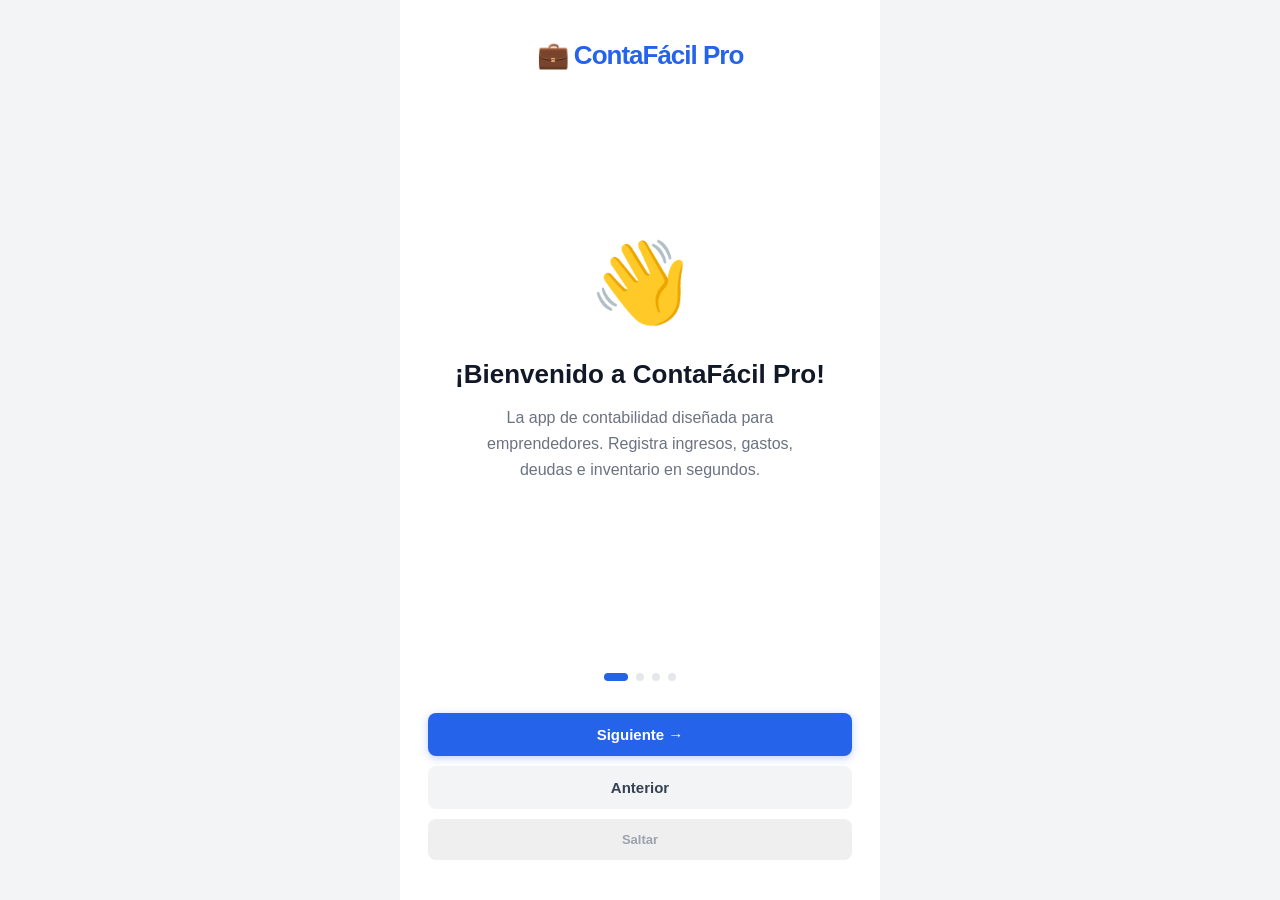
<file: index.html>
<!DOCTYPE html>
<html lang="es">
<head>
  <meta charset="UTF-8">
  <meta name="viewport" content="width=device-width, initial-scale=1.0, viewport-fit=cover">
  <meta name="theme-color" content="#2563eb">
  <meta name="apple-mobile-web-app-capable" content="yes">
  <meta name="apple-mobile-web-app-title" content="ContaFácil">
  <!-- Evitar que el navegador sirva versiones viejas del HTML cacheadas -->
  <meta http-equiv="Cache-Control" content="no-cache, no-store, must-revalidate">
  <meta http-equiv="Pragma" content="no-cache">
  <meta http-equiv="Expires" content="0">
  <link rel="manifest" href="manifest.json">
  <link rel="icon" type="image/png" href="icons/icon-192.png">
  <link rel="apple-touch-icon" href="icons/icon-192.png">
  <title>ContaFácil Pro</title>
  <link rel="stylesheet" href="css/style.css?v=20260714d">
  <!-- Chart.js empaquetado localmente (sin CDN — 100% offline desde la primera carga).
       OJO: js/lib/ e icons/ viven SOLO en la carpeta de deploy (Desktop\contafacil-app):
       OneDrive bloquea escrituras del shell en esta carpeta fuente. NO hacer "sync limpio". -->
  <script src="js/lib/chart.umd.min.js?v=4.4.3"></script>
  <style>
    /* ══ PANTALLA DE BLOQUEO / PIN ══ */
    .pin-dot {
      width: 18px; height: 18px; border-radius: 50%;
      background: rgba(255,255,255,.3);
      transition: background .15s, transform .15s;
    }
    .pin-dot.filled { background: white; }
    .pin-key {
      width: 76px; height: 76px; border-radius: 50%; border: none; cursor: pointer;
      font-size: 26px; font-weight: 700;
      background: rgba(255,255,255,.15); color: white;
      transition: background .12s, transform .08s;
      -webkit-tap-highlight-color: transparent;
    }
    .pin-key:active { background: rgba(255,255,255,.4); transform: scale(.93); }
    .pin-key-empty  { background: transparent !important; cursor: default; pointer-events: none; }
    .pin-key-del    { font-size: 22px; }
    @keyframes pinShake {
      0%,100% { transform: translateX(0); }
      15%,45%,75% { transform: translateX(-9px); }
      30%,60%,90% { transform: translateX( 9px); }
    }

    /* Estilos adicionales v2 */
    .tx-icon.liability { background: #fef3c7; }
    .tx-amount.liability { color: var(--warning); }
    .badge-liability { background: #fef3c7; color: #92400e; }
    .type-tab.active-liability { background: var(--white); color: var(--warning); box-shadow: var(--shadow-sm); }

    /* Alerta deudas */
    #dash-liabilities-alert {
      display: none;
      background: #fef3c7;
      border: 1.5px solid #fcd34d;
      border-radius: var(--radius);
      padding: 12px 14px;
      gap: 10px;
      align-items: center;
      margin-bottom: 12px;
      color: #92400e;
    }

    /* ── Estado de Resultados (P&L) ── */
    #pnl-section { display:flex; flex-direction:column; gap:0; }

    .pnl-group { margin-bottom:4px; }
    .pnl-group-title {
      font-size:11px; font-weight:700; text-transform:uppercase;
      letter-spacing:.6px; padding:10px 0 6px;
      border-bottom:1px solid var(--gray-100);
    }
    .pnl-group-title.income-title  { color:var(--success); }
    .pnl-group-title.cogs-title    { color:#7c3aed; }
    .pnl-group-title.expense-title { color:var(--danger); }

    .pnl-row {
      display:flex; justify-content:space-between; align-items:center;
      padding:7px 0; font-size:14px; color:var(--gray-700);
      border-bottom:1px solid var(--gray-50);
    }
    .pnl-val { font-weight:600; }
    .pnl-val.income  { color:var(--success); }
    .pnl-val.danger  { color:var(--danger); }
    .pnl-pct { font-size:11px; color:var(--gray-400); margin-left:4px; }

    .pnl-subtotal {
      display:flex; justify-content:space-between; align-items:center;
      padding:8px 0; font-size:14px; font-weight:700;
      border-top:1.5px solid var(--gray-200); margin-top:2px;
    }

    .pnl-grand {
      display:flex; justify-content:space-between; align-items:center;
      padding:14px 16px; border-radius:var(--radius);
      margin:10px 0; background:var(--gray-50);
      border:1.5px solid var(--gray-200);
    }
    .pnl-grand.net { background:linear-gradient(135deg,#f0fdf4,#dcfce7); border-color:#bbf7d0; }
    .pnl-grand.net.negative { background:linear-gradient(135deg,#fff1f2,#fee2e2); border-color:#fecaca; }
    .pnl-grand.positive:not(.net) { border-color:#a7f3d0; }
    .pnl-grand-label { font-size:13px; font-weight:800; color:var(--gray-900); }
    .pnl-grand-sub   { font-size:11px; color:var(--gray-500); margin-top:2px; }
    .pnl-grand-val   { font-size:22px; font-weight:800; }
    .pnl-grand-pct   { font-size:11px; color:var(--gray-500); text-align:right; margin-top:2px; }

    /* CMV en diario */
    .tx-icon.cogs { background:#ede9fe; }
    .tx-amount.cogs { color:#7c3aed; }

    /* Print v2: tabla Debe/Haber */
    @media print {
      .bottom-nav, .fab, .topbar, .btn, .filter-bar,
      #screen-onboarding, #screen-journal, #screen-form,
      #screen-settings, #screen-inventory, #screen-cartera,
      #screen-assets, .no-print { display: none !important; }

      body { background: white; max-width: none; font-size: 12px; }
      #screen-reports { display: block !important; padding: 0; }

      .print-header { display: block !important; text-align: center; padding: 20px; border-bottom: 3px solid #2563eb; margin-bottom: 20px; }
      .print-header h1 { font-size: 24px; color: #2563eb; }
      .print-header p  { color: #6b7280; font-size: 13px; margin-top: 4px; }

      .print-summary-box { display: grid !important; grid-template-columns: repeat(4, 1fr); gap: 12px; margin-bottom: 20px; page-break-inside: avoid; }
      .print-summary-item { border: 1px solid #e5e7eb; border-radius: 8px; padding: 12px; text-align: center; }
      .print-summary-item .lbl { font-size: 11px; color: #6b7280; font-weight: 600; text-transform: uppercase; }
      .print-summary-item .val { font-size: 20px; font-weight: 800; margin-top: 4px; }

      .card { box-shadow: none !important; border: 1px solid #e5e7eb; page-break-inside: avoid; }
      .report-summary { page-break-inside: avoid; }

      .print-footer { margin-top: 30px; text-align: center; font-size: 11px; color: #9ca3af; border-top: 1px solid #e5e7eb; padding-top: 10px; }

      /* Tabla libro diario */
      #print-tx-body tr:nth-child(even) td { background: #f9fafb; }
      .report-cat-section { display: none !important; }
    }
  </style>
</head>
<body>

<!-- ═══════════════════════════════════════════════════
     PANTALLA DE BLOQUEO — PIN DE SEGURIDAD
═══════════════════════════════════════════════════ -->
<div id="screen-lock" style="display:none; position:fixed; top:0; left:0; right:0; bottom:0; z-index:9999;
  background:linear-gradient(160deg,#1e3a8a,#2563eb,#0891b2);
  flex-direction:column; align-items:center; justify-content:center; padding:32px 24px;">

  <!-- Logo y nombre -->
  <div style="text-align:center; margin-bottom:32px;">
    <div style="font-size:54px; margin-bottom:12px; filter:drop-shadow(0 4px 12px rgba(0,0,0,.3));">🔒</div>
    <div style="font-size:22px; font-weight:900; color:white; letter-spacing:-.5px;" id="lock-company">ContaFácil Pro</div>
    <div style="font-size:13px; color:rgba(255,255,255,.75); margin-top:8px; font-weight:500;" id="lock-msg">Ingresa tu PIN</div>
    <div id="lock-submsg" style="display:none; font-size:11px; color:rgba(255,255,255,.6); margin-top:6px; text-align:center; line-height:1.5; white-space:pre-line;"></div>
  </div>

  <!-- Selector de usuario (se muestra cuando hay varios usuarios) -->
  <div id="lock-user-picker" style="display:none; flex-direction:column; gap:10px;
    width:100%; max-width:320px; max-height:55vh; overflow-y:auto; padding:4px 2px;">
  </div>

  <!-- Área PIN: puntos + teclado numérico -->
  <div id="lock-pin-area" style="display:flex; flex-direction:column; align-items:center;">
    <!-- Puntos indicadores (4 dígitos) -->
    <div style="display:flex; gap:22px; margin-bottom:44px;" id="pin-dots">
      <div class="pin-dot"></div>
      <div class="pin-dot"></div>
      <div class="pin-dot"></div>
      <div class="pin-dot"></div>
    </div>

    <!-- Teclado numérico 3×4 -->
    <div style="display:grid; grid-template-columns:repeat(3,76px); grid-template-rows:repeat(4,76px); gap:12px;">
      <button class="pin-key" onclick="appendPinDigit(1)">1</button>
      <button class="pin-key" onclick="appendPinDigit(2)">2</button>
      <button class="pin-key" onclick="appendPinDigit(3)">3</button>
      <button class="pin-key" onclick="appendPinDigit(4)">4</button>
      <button class="pin-key" onclick="appendPinDigit(5)">5</button>
      <button class="pin-key" onclick="appendPinDigit(6)">6</button>
      <button class="pin-key" onclick="appendPinDigit(7)">7</button>
      <button class="pin-key" onclick="appendPinDigit(8)">8</button>
      <button class="pin-key" onclick="appendPinDigit(9)">9</button>
      <button class="pin-key pin-key-empty"></button>
      <button class="pin-key" onclick="appendPinDigit(0)">0</button>
      <button class="pin-key pin-key-del" onclick="deletePinDigit()">⌫</button>
    </div>

    <!-- Botón de retroceso/cancelar (contextual) -->
    <button id="lock-back-btn" onclick="cancelPinEntry()"
      style="display:none; margin-top:22px; background:transparent; border:none;
        color:rgba(255,255,255,.55); font-size:13px; cursor:pointer; padding:8px 24px;
        -webkit-tap-highlight-color:transparent;">
      ← Cancelar
    </button>

    <!-- Botón "Olvidé mi PIN" (solo visible en modo unlock) -->
    <button id="lock-forgot-btn" onclick="openForgotPin()"
      style="display:none; margin-top:8px; background:transparent; border:none;
        color:rgba(255,255,255,.4); font-size:12px; cursor:pointer; padding:6px 20px;
        -webkit-tap-highlight-color:transparent;">
      ¿Olvidaste tu PIN?
    </button>
  </div>

  <!-- Área de recuperación de PIN (código de recuperación) -->
  <div id="lock-recovery-area" style="display:none; flex-direction:column; align-items:center;
    gap:14px; width:100%; max-width:320px;">
    <div style="width:100%;">
      <input id="lock-recovery-input" type="text" maxlength="14"
        placeholder="AB3D-EF7G-HI9J"
        style="width:100%; padding:16px; border-radius:14px; border:none;
          font-size:22px; font-weight:700; text-align:center; letter-spacing:3px;
          font-family:monospace; background:rgba(255,255,255,.15); color:white;
          outline:none; box-sizing:border-box;"
        oninput="this.value=this.value.toUpperCase().replace(/[^A-Z0-9-]/g,'')"
        onkeydown="if(event.key==='Enter') submitRecoveryCode()">
    </div>
    <button onclick="submitRecoveryCode()"
      style="width:100%; padding:14px; border-radius:14px; border:none;
        background:white; color:#1e40af; font-size:15px; font-weight:800; cursor:pointer;">
      🔓 Recuperar acceso
    </button>
    <button onclick="closeRecoveryArea()"
      style="background:transparent; border:none; color:rgba(255,255,255,.5);
        font-size:13px; cursor:pointer; padding:6px 20px;">
      ← Volver al PIN
    </button>
  </div>
</div>

<!-- Pantalla de privacidad: cubre la app cuando se minimiza (App Switcher) -->
<div id="screen-privacy" style="display:none; position:fixed; top:0; left:0; right:0; bottom:0;
  z-index:10001; background:#0f172a; flex-direction:column; align-items:center; justify-content:center;">
  <div style="font-size:64px; margin-bottom:16px; filter:drop-shadow(0 4px 16px rgba(0,0,0,.6));">🔒</div>
  <div style="font-size:20px; font-weight:900; color:white; letter-spacing:-.5px;">ContaFácil Pro</div>
  <div style="font-size:12px; color:rgba(255,255,255,.35); margin-top:8px;">Datos protegidos</div>
</div>


<!-- ═══════════════════════════════════════════════════
     ONBOARDING
═══════════════════════════════════════════════════ -->
<div id="screen-onboarding" class="screen">
  <div class="onboarding-wrap">
    <div style="text-align:center; margin-bottom:8px;">
      <div style="font-size:26px; font-weight:900; color:var(--primary); letter-spacing:-1px;">💼 ContaFácil Pro</div>
    </div>
    <div class="ob-steps" id="ob-slides"></div>
    <div id="ob-dots" class="ob-dots"></div>
    <div class="ob-actions">
      <button id="ob-next" class="btn btn-primary btn-block" onclick="obNext()">Siguiente →</button>
      <button class="btn btn-secondary btn-block" onclick="obPrev()">Anterior</button>
      <button class="btn" style="color:var(--gray-400); font-size:13px;" onclick="finishOnboarding()">Saltar</button>
    </div>
  </div>
</div>


<!-- ═══════════════════════════════════════════════════
     DASHBOARD
═══════════════════════════════════════════════════ -->
<div id="screen-dashboard" class="screen">
  <div class="topbar">
    <button onclick="navigate('settings'); setTimeout(openCompanySwitcher,150)"
      class="dash-topbar-company">
      <span>💼</span>
      <span id="dash-company" style="white-space:nowrap; overflow:hidden; text-overflow:ellipsis;">Mi Negocio</span>
      <span id="dash-company-badge" class="dash-company-badge" style="display:none;"></span>
    </button>
    <button id="dash-user-btn" onclick="openQuickUserSwitch()" class="dash-topbar-user">
      👤 <span id="dash-user-name">Principal</span> ▾
    </button>
    <button class="topbar-action" onclick="openSettingsSheet('guide')">❓</button>
  </div>
  <div class="content">
    <!-- Búsqueda global -->
    <div id="dash-search-wrap" style="margin-bottom:12px; position:relative;">
      <div style="display:flex; align-items:center; background:#fff; border-radius:12px;
        box-shadow:var(--shadow-sm); padding:0 14px; gap:8px; border:1.5px solid var(--gray-200);
        transition:border-color .15s;">
        <span style="font-size:18px; color:var(--gray-400); flex-shrink:0;">🔍</span>
        <input type="search" id="dash-search-input" autocomplete="off" autocorrect="off"
          placeholder="Buscar en todo el negocio…"
          oninput="globalSearchInput(this.value)"
          onfocus="this.parentElement.parentElement.querySelector('div').style.borderColor='var(--primary)'"
          onblur="this.parentElement.parentElement.querySelector('div').style.borderColor='var(--gray-200)'"
          style="flex:1; border:none; outline:none; font-size:15px; padding:12px 0;
            background:transparent; color:var(--gray-900);">
        <button id="dash-search-clear" onclick="clearGlobalSearch()"
          style="display:none; background:none; border:none; color:var(--gray-400);
            font-size:18px; cursor:pointer; padding:4px; flex-shrink:0;">✕</button>
      </div>
      <!-- Panel de resultados -->
      <div id="dash-search-results" style="display:none; position:absolute; left:0; right:0;
        top:calc(100% + 4px); background:#fff; border-radius:12px;
        box-shadow:0 8px 32px rgba(0,0,0,.15); border:1px solid var(--gray-200);
        z-index:200; max-height:72vh; overflow-y:auto;"></div>
    </div>

    <!-- Banner modo solo-lectura (visible solo para usuarios restringidos) -->
    <div id="dash-readonly-banner" style="display:none; background:#fef3c7; border-radius:10px;
      padding:10px 14px; margin-bottom:10px; font-size:13px; color:#92400e;
      align-items:center; gap:10px; border:1.5px solid #fde68a;">
      <span style="font-size:20px;">🔒</span>
      <div>
        <div style="font-weight:700;">Modo empleado</div>
        <div style="font-size:11px; opacity:.8;">Solo puedes registrar transacciones. Sin acceso a Reportes ni Ajustes.</div>
      </div>
    </div>
    <!-- Alerta presupuesto excedido -->
    <div id="dash-budget-alert" style="display:none;"></div>
    <!-- Alerta stock mínimo -->
    <div id="dash-stock-alert" style="display:none;"></div>

    <!-- Balance Hero — estilo C: número protagonista + franja de avisos al pie -->
    <div class="balance-hero hero-c2" style="position:relative;">
      <div class="hero-c2-inner">
        <div class="balance-label">🎯 Utilidad Neta Acumulada</div>
        <div class="balance-amount" id="dash-balance">$ 0</div>
        <div class="hero-c2-chip">📅 <span id="dash-month">Este mes</span>: <span id="dash-net">$ 0</span>&nbsp;<span id="dash-net-cmp" class="bal-cmp"></span></div>
        <div class="hero-c2-mline">
          <span>💰 Ingresos <b class="hero-up" id="dash-income">$ 0</b> <span id="dash-income-cmp" class="bal-cmp"></span></span>
          <span>💸 Gastos Op. <b class="hero-dn" id="dash-expense">$ 0</b> <span id="dash-expense-cmp" class="bal-cmp"></span></span>
        </div>
      </div>
      <!-- Franja de avisos: cada segmento se toca para ver su detalle -->
      <div class="hero-c2-alerts" id="dash-hero-alerts">
        <button id="dash-debt-badge" onclick="openDebtsPanel()" title="Ver mis deudas">
          🔴 Deudas <span class="hero-cnt" id="dash-debt-count">0</span>
        </button>
        <button id="dash-cartera-badge" onclick="openCarteraPanel()" title="Ver cuentas por cobrar">
          🧾 Cobros <span class="hero-cnt" id="dash-cartera-count">0</span>
        </button>
        <button id="dash-stock-badge" onclick="navigate('inventory')" title="Productos con stock bajo o agotado">
          <span id="dash-stock-ico">📉</span> Stock <span class="hero-cnt" id="dash-stock-count">0</span>
        </button>
      </div>
    </div>

    <!-- Rueda de registro — desliza los íconos, giran y se repiten -->
    <div class="dash-sec-title">Registrar <span class="dash-sec-hint">desliza →</span></div>
    <div class="wheel-wrap">
      <div class="wheel" id="dash-wheel">
        <button class="wheel-chip" onclick="startVoiceEntry()">
          <span class="wheel-ico" style="border-color:#0891b2;">🎤</span><span class="wheel-lbl">Dictar</span>
        </button>
        <button class="wheel-chip" onclick="setFormType('income'); navigate('form')">
          <span class="wheel-ico" style="border-color:#059669;">💰</span><span class="wheel-lbl">Ingreso</span>
        </button>
        <button class="wheel-chip" onclick="setFormType('expense'); navigate('form')">
          <span class="wheel-ico" style="border-color:#dc2626;">💸</span><span class="wheel-lbl">Gasto</span>
        </button>
        <button class="wheel-chip" onclick="setFormType('transfer'); navigate('form')">
          <span class="wheel-ico" style="border-color:#1d4ed8;">↔️</span><span class="wheel-lbl">Traslado</span>
        </button>
        <button class="wheel-chip" onclick="setFormType('liability'); navigate('form')">
          <span class="wheel-ico" style="border-color:#d97706;">🔴</span><span class="wheel-lbl">Deuda</span>
        </button>
        <button class="wheel-chip" onclick="navigate('cartera')">
          <span class="wheel-ico" style="border-color:#0e7490;">🧾</span><span class="wheel-lbl" id="dash-cartera-chip-val" data-lbl="cartera">Cobrar</span>
        </button>
        <button class="wheel-chip" onclick="openWithdrawalForm()">
          <span class="wheel-ico" style="border-color:#7c3aed;">🏠</span><span class="wheel-lbl">Retiro</span>
        </button>
        <button class="wheel-chip" onclick="navigate('assets')">
          <span class="wheel-ico" style="border-color:#4338ca;">🏭</span><span class="wheel-lbl" id="dash-assets-chip-val" data-lbl="activos">0</span>
        </button>
      </div>
    </div>

    <!-- Pestañas del inicio: Resumen · Cuentas · Pendientes -->
    <div class="dash-seg" id="dash-seg">
      <button class="on" data-tab="resumen" onclick="dashTab('resumen')">Resumen</button>
      <button data-tab="cuentas" onclick="dashTab('cuentas')">Cuentas</button>
      <button data-tab="pendientes" onclick="dashTab('pendientes')">Pendientes</button>
    </div>

    <!-- ── Pestaña RESUMEN ── -->
    <div id="dash-tab-resumen">
      <!-- Resumen de hoy (visible solo si hay actividad hoy) -->
      <div id="dash-today" style="display:none;"></div>

      <!-- Plantillas rápidas (visible solo si hay plantillas guardadas) -->
      <div id="dash-templates" style="display:none;"></div>

      <!-- Recientes -->
      <div class="card">
        <div class="card-header">
          <div class="card-title">Movimientos Recientes</div>
          <button style="font-size:13px; color:var(--primary); font-weight:600; background:none;" onclick="navigate('journal')">Ver todos →</button>
        </div>
        <div id="dash-recent"></div>
      </div>
    </div>

    <!-- ── Pestaña CUENTAS ── -->
    <div id="dash-tab-cuentas" style="display:none;">
      <!-- Saldo por cuenta bancaria -->
      <div id="dash-accounts" style="display:none;"></div>

      <!-- Panel CMV (visible solo si hay ventas con inventario) -->
      <div id="dash-cogs-panel" style="display:none; background:white; border-radius:var(--radius); padding:12px 16px; margin-bottom:12px; box-shadow:var(--shadow-sm); border-left:4px solid #7c3aed;">
        <div style="font-size:11px; font-weight:700; color:#7c3aed; text-transform:uppercase; letter-spacing:.5px; margin-bottom:8px;">📦 Costos de Ventas este mes</div>
        <div style="display:flex; gap:12px;">
          <div style="flex:1; text-align:center; padding:8px; background:#faf5ff; border-radius:8px;">
            <div style="font-size:11px; color:#9ca3af;">CMV</div>
            <div style="font-size:16px; font-weight:800; color:#7c3aed;" id="dash-cogs-val">$ 0</div>
          </div>
          <div style="flex:1; text-align:center; padding:8px; background:#f0fdf4; border-radius:8px;">
            <div style="font-size:11px; color:#9ca3af;">Utilidad Bruta</div>
            <div style="font-size:16px; font-weight:800;" id="dash-gross-val">$ 0</div>
          </div>
        </div>
      </div>
    </div>

    <!-- ── Pestaña PENDIENTES ── -->
    <div id="dash-tab-pendientes" style="display:none;">
      <!-- Próximos vencimientos (recurrentes + cobros) -->
      <div id="dash-upcoming" style="display:none;"></div>
      <div id="dash-pend-empty" style="display:none; text-align:center; padding:26px 16px;
        color:var(--gray-500); font-size:14px; font-weight:600;">✅ Nada pendiente por ahora</div>
    </div>
  </div>
</div>


<!-- ═══════════════════════════════════════════════════
     DIARIO
═══════════════════════════════════════════════════ -->
<div id="screen-journal" class="screen">
  <div class="topbar">
    <div class="topbar-title">📒 Diario Contable</div>
    <button class="topbar-action" onclick="exportJournalExcel()" title="Exportar a Excel">📥</button>
  </div>
  <div class="content">
    <input type="search" class="form-control mb-12" id="journal-search"
      placeholder="🔍 Buscar..." style="background:var(--white);">

    <div class="filter-bar">
      <button class="filter-chip active" data-filter="all"       onclick="setJournalFilter('all')">Todos</button>
      <button class="filter-chip"        data-filter="income"    onclick="setJournalFilter('income')">💰 Ingresos</button>
      <button class="filter-chip"        data-filter="expense"   onclick="setJournalFilter('expense')">💸 Gastos</button>
      <button class="filter-chip"        data-filter="transfer"  onclick="setJournalFilter('transfer')">↔️ Traslados</button>
      <button class="filter-chip"        data-filter="liability" onclick="setJournalFilter('liability')">🔴 Deudas</button>
    </div>

    <!-- Filtro por fecha -->
    <div class="filter-bar" id="journal-date-bar" style="margin-top:6px;">
      <button class="filter-chip active" data-df="all"       onclick="setJournalDateFilter('all')">📅 Todo</button>
      <button class="filter-chip"        data-df="today"     onclick="setJournalDateFilter('today')">Hoy</button>
      <button class="filter-chip"        data-df="yesterday" onclick="setJournalDateFilter('yesterday')">Ayer</button>
      <button class="filter-chip"        data-df="week"      onclick="setJournalDateFilter('week')">7 días</button>
      <button class="filter-chip"        data-df="month"     onclick="setJournalDateFilter('month')">Este mes</button>
      <button class="filter-chip"        data-df="custom"    onclick="setJournalDateFilter('custom')">📆 Rango</button>
    </div>

    <!-- Picker de rango personalizado (solo visible en modo 'custom') -->
    <div id="journal-date-custom" style="display:none; margin-top:6px; display:none;">
      <div style="display:grid; grid-template-columns:1fr 1fr; gap:8px;">
        <div>
          <label style="font-size:11px; color:var(--gray-500); font-weight:600; margin-bottom:3px; display:block;">Desde</label>
          <input type="date" id="journal-date-from" class="form-control"
            style="background:var(--white);" onchange="renderJournal()">
        </div>
        <div>
          <label style="font-size:11px; color:var(--gray-500); font-weight:600; margin-bottom:3px; display:block;">Hasta</label>
          <input type="date" id="journal-date-to" class="form-control"
            style="background:var(--white);" onchange="renderJournal()">
        </div>
      </div>
    </div>

    <!-- Filtro por usuario (solo visible si hay múltiples usuarios en los datos) -->
    <div id="journal-user-wrap" style="display:none; margin-bottom:8px; margin-top:6px;">
      <select id="journal-user-filter" class="form-control" style="background:var(--white);"
        onchange="setJournalUserFilter(this.value)">
      </select>
    </div>

    <!-- Filtro por categoría (se muestra cuando hay un tipo específico seleccionado) -->
    <div id="journal-cat-wrap" style="display:none; margin-bottom:8px;">
      <select id="journal-cat-filter" class="form-control" style="background:var(--white);"
        onchange="setJournalCatFilter(this.value)">
      </select>
    </div>

    <!-- Filtro por banco (solo cuando hay transacciones con banco específico registrado) -->
    <div id="journal-bank-wrap" style="display:none; margin-bottom:8px;">
      <select id="journal-bank-filter" class="form-control" style="background:var(--white);"
        onchange="setJournalBankFilter(this.value)">
      </select>
    </div>

    <!-- Barra de resumen del filtro actual -->
    <div id="journal-summary" style="display:none;"></div>

    <div id="journal-list"></div>
  </div>
</div>


<!-- ═══════════════════════════════════════════════════
     FORMULARIO — Nueva / Editar Transacción
═══════════════════════════════════════════════════ -->
<div id="screen-form" class="screen">
  <div class="topbar">
    <button class="topbar-action" onclick="navigate('journal')">←</button>
    <div class="topbar-title" id="form-title">Nueva Transacción</div>
    <div style="width:36px;"></div>
  </div>
  <div class="content">
    <!-- Tipo (dinámico: cambia el formulario) -->
    <div class="type-tabs">
      <button class="type-tab" data-type="income"    onclick="setFormType('income')">💰 Ingreso</button>
      <button class="type-tab" data-type="expense"   onclick="setFormType('expense')">💸 Gasto</button>
      <button class="type-tab" data-type="transfer"  onclick="setFormType('transfer')">↔️ Traslado</button>
      <button class="type-tab" data-type="liability" onclick="setFormType('liability')">🔴 Deuda</button>
    </div>

    <!-- Monto (siempre presente) -->
    <div class="amount-input-wrap">
      <div style="font-size:13px; color:var(--gray-400); margin-bottom:4px;">MONTO</div>
      <input type="number" id="f-amount" class="amount-input-large"
        placeholder="0" min="0" step="any" inputmode="decimal"
        oninput="_updateIvaBreakdown()">
    </div>
    <!-- Aviso de descuento (venta de inventario: precio de lista vs cobrado) -->
    <div id="discount-hint" style="display:none; font-size:13px; line-height:1.45;
      padding:9px 12px; border-radius:8px; background:#eff6ff; border:1px solid #bfdbfe;
      color:#1e40af; margin-bottom:12px; margin-top:-6px;"></div>

    <div class="form-sec" style="--sec:#1d4ed8;">
    <div class="form-sec-t">📝 Detalle</div>
    <!-- Descripción con autocompletar inteligente -->
    <div class="form-group" style="position:relative;">
      <label class="form-label">Descripción <span class="tag-req">OBLIGATORIO</span></label>
      <input type="text" id="f-desc" class="form-control"
        placeholder="Ej: Venta de blusas al cliente García" maxlength="120"
        autocomplete="off" oninput="onDescInput()" onblur="_onDescBlur()">
      <!-- Dropdown de sugerencias inteligentes -->
      <div id="smart-suggestions"
        style="display:none; position:absolute; left:0; right:0; top:100%; z-index:300;
          background:var(--white); border:1.5px solid var(--primary);
          border-radius:0 0 14px 14px; overflow:hidden; max-height:280px; overflow-y:auto;
          box-shadow:0 8px 24px rgba(37,99,235,.18);">
      </div>
    </div>

    <!-- Fecha (siempre presente) -->
    <div class="form-group">
      <label class="form-label" id="f-date-label">Fecha *</label>
      <input type="date" id="f-date" class="form-control" onchange="_liabilityHint()">
    </div>
    </div>

    <!-- Campos dinámicos según tipo -->
    <div id="form-dynamic-fields"></div>

    <!-- Más detalles: zona avanzada colapsada. La foto vive en el bloque dinámico
         (no se reubica) y se colapsa con el mismo control "Más detalles". -->
    <div id="form-more" style="display:none;">
      <!-- Factura detallada — opción contextual (solo gasto) -->
      <div id="fac-entry-wrap">
        <button id="fac-entry" class="btn btn-outline btn-block"
          style="margin-bottom:6px; font-size:13px;" onclick="openFacturaForm()">
          🧾 Registro detallado de factura
        </button>
        <div style="font-size:12px; color:var(--gray-500); line-height:1.45; margin-bottom:14px;">
          ¿Tu factura tiene productos con 0% y 15%? Usa el registro detallado.
        </div>
      </div>

      <!-- Notas -->
      <div class="form-group">
        <label class="form-label">Notas (opcional)</label>
        <textarea id="f-notes" class="form-control" rows="2"
          placeholder="Factura #, nombre cliente, detalles..."></textarea>
      </div>

      <!-- Guardar como plantilla — acción secundaria (ghost, sin competir con Guardar) -->
      <button id="btn-save-template" onclick="saveAsTemplate()"
        style="display:block; width:100%; background:none; border:none; color:var(--gray-500);
          font-size:13px; font-weight:600; padding:8px; cursor:pointer; text-align:center;">
        ⭐ Guardar como plantilla
      </button>
    </div>

    <button class="btn btn-primary btn-block mt-8" onclick="submitForm()">
      ✅ Guardar
    </button>
    <button id="btn-delete-tx" class="btn btn-danger btn-block mt-8"
      onclick="deleteCurrentTx()" style="display:none;">
      🗑️ Eliminar Transacción
    </button>
  </div>
</div>


<!-- ═══════════════════════════════════════════════════
     INVENTARIO
═══════════════════════════════════════════════════ -->
<div id="screen-inventory" class="screen">
  <div class="topbar">
    <div class="topbar-title">📦 Inventario</div>
  </div>
  <div class="content">

    <!-- Resumen del inventario — estilo C: triple valor en tarjeta blanca -->
    <div class="card" style="margin-bottom:12px; padding:13px 16px;">
      <div style="display:flex; text-align:center; align-items:stretch;">
        <div style="flex:1.4;">
          <div style="font-size:11px; color:var(--gray-500); font-weight:700; letter-spacing:.3px;">💰 A PRECIO DE VENTA</div>
          <div style="font-size:21px; font-weight:800; margin-top:3px;" id="inv-total-value">$ 0</div>
        </div>
        <div style="width:1px; background:var(--gray-100);"></div>
        <div style="flex:1;">
          <div style="font-size:11px; color:var(--gray-500); font-weight:700; letter-spacing:.3px;">📦 PRODUCTOS</div>
          <div style="font-size:21px; font-weight:800; margin-top:3px;" id="inv-total-items">0</div>
        </div>
      </div>
      <div id="inv-cost-line" style="display:none; margin-top:10px; padding-top:10px;
        border-top:1px solid var(--gray-100); font-size:12px; color:var(--gray-500); line-height:1.5;"></div>
    </div>

    <!-- Botones de acción -->
    <div style="display:flex;gap:8px;margin-bottom:10px;">
      <button class="btn btn-primary" style="flex:1;gap:6px;" onclick="openProductForm()">
        ➕ Agregar producto
      </button>
      <button class="btn btn-outline" style="flex:1;gap:6px;" onclick="openImportSheet()">
        📊 Importar Excel
      </button>
    </div>

    <!-- Búsqueda inventario -->
    <input type="search" class="form-control mb-12" id="inventory-search"
      placeholder="🔍 Buscar por nombre o código SKU..." style="background:var(--white);">

    <!-- Lista de productos -->
    <div id="inventory-list"></div>
  </div>
</div>


<!-- ═══════════════════════════════════════════════════
     CARTERA DE CLIENTES (Cuentas por Cobrar)
     Ecuador · NIIF PYMES · SRI
═══════════════════════════════════════════════════ -->
<div id="screen-cartera" class="screen">
  <div class="topbar">
    <button class="topbar-action" onclick="navigate('dashboard')">←</button>
    <div class="topbar-title">🧾 Cartera de Clientes</div>
    <div style="width:36px;"></div>
  </div>
  <div class="content">

    <!-- Resumen hero cartera -->
    <div class="card" style="background:linear-gradient(135deg,#0c4a6e,#0891b2);color:white;margin-bottom:12px;">
      <div style="display:flex;justify-content:space-between;align-items:flex-start;margin-bottom:12px;">
        <div>
          <div style="font-size:12px;opacity:.8;margin-bottom:4px;font-weight:600;letter-spacing:.5px;">CARTERA TOTAL</div>
          <div style="font-size:28px;font-weight:800;" id="cartera-total">$ 0</div>
        </div>
        <div style="text-align:right;">
          <div style="font-size:12px;opacity:.8;margin-bottom:4px;">Por cobrar</div>
          <div style="font-size:20px;font-weight:700;" id="cartera-pendiente">$ 0</div>
        </div>
      </div>
      <div style="display:grid;grid-template-columns:1fr 1fr 1fr;gap:8px;">
        <div style="background:rgba(255,255,255,.15);border-radius:8px;padding:8px;text-align:center;">
          <div style="font-size:10px;opacity:.8;margin-bottom:2px;">COBRADO</div>
          <div style="font-size:14px;font-weight:700;" id="cartera-cobrado">$ 0</div>
        </div>
        <div style="background:rgba(239,68,68,.3);border-radius:8px;padding:8px;text-align:center;">
          <div style="font-size:10px;opacity:.8;margin-bottom:2px;">VENCIDA</div>
          <div style="font-size:14px;font-weight:700;" id="cartera-vencida-count">0 docs</div>
        </div>
        <div style="background:rgba(255,255,255,.15);border-radius:8px;padding:8px;text-align:center;">
          <div style="font-size:10px;opacity:.8;margin-bottom:2px;">CLIENTES</div>
          <div style="font-size:14px;font-weight:700;" id="cartera-total-count">0</div>
        </div>
      </div>
    </div>

    <!-- Aging de cartera vencida (solo si hay vencidos) -->
    <div id="cartera-aging-card" style="display:none;" class="card" style="margin-bottom:12px;">
      <div class="card-header" style="margin-bottom:10px;">
        <div class="card-title" style="color:var(--danger);">⚠️ Cartera Vencida</div>
        <div style="font-size:11px;color:var(--gray-400);">Por antigüedad</div>
      </div>
      <div id="cartera-aging-list"></div>
    </div>

    <!-- Filtros de estado -->
    <div class="filter-bar" style="margin-bottom:12px;">
      <button class="filter-chip active" data-cf="all"     onclick="setCarteraFilter('all')">Todos</button>
      <button class="filter-chip"        data-cf="pending" onclick="setCarteraFilter('pending')">⏳ Pendiente</button>
      <button class="filter-chip"        data-cf="partial" onclick="setCarteraFilter('partial')">🔵 Parcial</button>
      <button class="filter-chip"        data-cf="overdue" onclick="setCarteraFilter('overdue')">🔴 Vencida</button>
      <button class="filter-chip"        data-cf="paid"    onclick="setCarteraFilter('paid')">✅ Cobrada</button>
    </div>

    <!-- Lista de documentos por cobrar -->
    <div id="cartera-list"></div>

  </div>
</div>


<!-- ═══════════════════════════════════════════════════
     ACTIVOS FIJOS
═══════════════════════════════════════════════════ -->
<div id="screen-assets" class="screen">
  <div class="topbar">
    <button class="topbar-action" onclick="navigate('dashboard')">←</button>
    <div class="topbar-title">🏭 Activos Fijos</div>
    <div style="width:36px;"></div>
  </div>
  <div class="content">

    <!-- Hero resumen activos -->
    <div class="card" style="background:linear-gradient(135deg,#1e1b4b,#4338ca);color:white;margin-bottom:12px;">
      <div style="display:flex;justify-content:space-between;align-items:flex-start;margin-bottom:12px;">
        <div>
          <div style="font-size:12px;opacity:.8;margin-bottom:4px;font-weight:600;letter-spacing:.5px;">COSTO TOTAL</div>
          <div style="font-size:28px;font-weight:800;" id="assets-total-cost">$ 0</div>
        </div>
        <div style="text-align:right;">
          <div style="font-size:12px;opacity:.8;margin-bottom:4px;">Valor en Libros</div>
          <div style="font-size:20px;font-weight:700;" id="assets-book-value">$ 0</div>
        </div>
      </div>
      <div style="display:grid;grid-template-columns:1fr 1fr 1fr;gap:8px;">
        <div style="background:rgba(255,255,255,.15);border-radius:8px;padding:8px;text-align:center;">
          <div style="font-size:10px;opacity:.8;margin-bottom:2px;">DEPRECIADO</div>
          <div style="font-size:14px;font-weight:700;" id="assets-accum-dep">$ 0</div>
        </div>
        <div style="background:rgba(255,255,255,.15);border-radius:8px;padding:8px;text-align:center;">
          <div style="font-size:10px;opacity:.8;margin-bottom:2px;">DEP. MENSUAL</div>
          <div style="font-size:14px;font-weight:700;" id="assets-monthly-dep">$ 0</div>
        </div>
        <div style="background:rgba(255,255,255,.15);border-radius:8px;padding:8px;text-align:center;">
          <div style="font-size:10px;opacity:.8;margin-bottom:2px;">ACTIVOS</div>
          <div style="font-size:14px;font-weight:700;" id="assets-count">0</div>
        </div>
      </div>
    </div>

    <!-- Lista de activos fijos -->
    <div id="assets-list"></div>

    <!-- Tip informativo -->
    <div style="font-size:12px; color:var(--gray-400); line-height:1.6; padding:12px 4px 20px; text-align:center;">
      💡 Depreciación <strong>línea recta NIIF PYMES</strong>.<br>
      Toca un activo para ver el detalle o editarlo.
    </div>

  </div>
</div>


<!-- ═══════════════════════════════════════════════════
     REPORTES
═══════════════════════════════════════════════════ -->
<div id="screen-reports" class="screen">
  <div class="topbar no-print">
    <div class="topbar-title">📊 Reportes</div>
    <button class="topbar-action no-print" onclick="printReport()" title="PDF">🖨️</button>
  </div>

  <!-- Encabezado solo en impresión mensual -->
  <div class="print-header" id="print-header-block">
    <h1 id="print-company">Mi Negocio</h1>
    <p id="print-period">Reporte mensual</p>
    <p id="print-generated">Generado hoy</p>
  </div>

  <!-- ═══ SECCIÓN IMPRESIÓN ANUAL — oculta en pantalla, visible en print-annual ═══ -->
  <div id="print-annual-section" style="display:none; padding:0 16px;">
    <div style="text-align:center; padding:20px 0 16px; border-bottom:2px solid #1d4ed8; margin-bottom:20px;">
      <h1 id="pan-company" style="font-size:24px; color:#1d4ed8; margin:0 0 6px;">Mi Negocio</h1>
      <p id="pan-title"   style="font-size:15px; font-weight:700; color:#374151; margin:0 0 4px;">Resumen Anual 2026</p>
      <p id="pan-generated" style="font-size:12px; color:#9ca3af; margin:0;">Generado hoy</p>
    </div>
    <!-- KPIs: 3 cajas -->
    <div id="pan-kpis" style="display:flex; gap:10px; margin-bottom:18px;"></div>
    <!-- Tabla 12 meses -->
    <table id="pan-table" style="width:100%; border-collapse:collapse; font-size:13px; margin-bottom:20px;">
      <thead>
        <tr style="background:#2563eb; color:white;">
          <th style="padding:10px 12px; text-align:left; border-radius:6px 0 0 0;">Mes</th>
          <th style="padding:10px 10px; text-align:right;">Ingresos</th>
          <th style="padding:10px 10px; text-align:right;">Gastos</th>
          <th style="padding:10px 12px; text-align:right; border-radius:0 6px 0 0;">Utilidad Neta</th>
        </tr>
      </thead>
      <tbody id="pan-tbody"></tbody>
      <tfoot id="pan-tfoot"></tfoot>
    </table>
    <div id="pan-footer" style="text-align:center; font-size:11px; color:#9ca3af; border-top:1px solid #e5e7eb; padding-top:10px; margin-top:16px;"></div>
  </div>

  <!-- Resumen de impresión -->
  <div class="print-summary-box" style="display:none; margin: 0 16px 16px;">
    <div class="print-summary-item">
      <div class="lbl">💰 Ingresos</div>
      <div class="val" id="print-summary-income" style="color:#16a34a;">$ 0</div>
    </div>
    <div class="print-summary-item">
      <div class="lbl">💸 Gastos</div>
      <div class="val" id="print-summary-expense" style="color:#dc2626;">$ 0</div>
    </div>
    <div class="print-summary-item">
      <div class="lbl">📈 Resultado</div>
      <div class="val" id="print-summary-net">$ 0</div>
    </div>
    <div class="print-summary-item" id="print-liab-row">
      <div class="lbl">🔴 Deudas</div>
      <div class="val" id="print-summary-liab" style="color:#d97706;">$ 0</div>
    </div>
  </div>

  <div class="content">
    <!-- Navegación de mes -->
    <div class="month-nav no-print">
      <button class="month-nav-btn" onclick="prevMonth()">‹</button>
      <div class="month-name" id="report-month-name">Mayo 2026</div>
      <button class="month-nav-btn" onclick="nextMonth()">›</button>
      <button id="cmp-toggle-btn" onclick="toggleCmpCard()"
        style="font-size:11px; font-weight:700; padding:5px 11px; border-radius:8px;
          background:var(--primary-light); color:var(--primary); border:none;
          cursor:pointer; white-space:nowrap; margin-left:4px; transition:all .15s;">
        📊 Comparar
      </button>
    </div>

    <!-- ══ COMPARATIVA — mes seleccionable, opcional ══ -->
    <div id="report-cmp-card" class="no-print" style="display:none; margin-bottom:12px;">
      <div class="card" style="padding:10px 14px;">
        <div style="display:flex; align-items:center; gap:8px; margin-bottom:8px;">
          <span style="font-size:12px; font-weight:700; color:var(--gray-600); flex-shrink:0;">📊 Comparar con</span>
          <select id="cmp-month-select" onchange="_onCmpMonthChange()"
            style="flex:1; font-size:12px; padding:5px 8px; border-radius:8px;
              border:1.5px solid var(--gray-200); background:var(--gray-50);
              color:var(--gray-800); outline:none; cursor:pointer;">
          </select>
          <button onclick="_closeCmp()"
            style="font-size:18px; color:var(--gray-400); background:none; border:none;
              cursor:pointer; padding:2px; line-height:1; flex-shrink:0;">✕</button>
        </div>
        <div style="display:flex; gap:8px;" id="report-cmp-pills"></div>
      </div>
    </div>

    <!-- ══ RESUMEN ANUAL (toggle) ══ -->
    <div class="card no-print" style="margin-bottom:12px;">
      <div class="card-header" style="cursor:pointer;" onclick="toggleAnnualView()">
        <div class="card-title">📅 Resumen Anual <span id="annual-year-label"></span></div>
        <span id="annual-toggle-icon" style="font-size:16px; color:var(--primary);">▼</span>
      </div>
      <div id="annual-view" style="display:none; margin-top:4px;">
        <div style="display:flex; align-items:center; justify-content:space-between; margin-bottom:12px;">
          <button onclick="annualYear--; renderAnnualView()" style="font-size:20px; width:36px; height:36px; border-radius:8px; background:var(--gray-100); border:none; cursor:pointer;">‹</button>
          <span id="annual-year-title" style="font-weight:800; font-size:16px; color:var(--gray-900);"></span>
          <button onclick="annualYear++; renderAnnualView()" style="font-size:20px; width:36px; height:36px; border-radius:8px; background:var(--gray-100); border:none; cursor:pointer;">›</button>
        </div>

        <!-- KPIs anuales -->
        <div style="display:grid; grid-template-columns:1fr 1fr 1fr; gap:8px; margin-bottom:14px;" id="annual-kpis"></div>

        <!-- Gráfica anual -->
        <div style="position:relative; height:180px; margin-bottom:14px;">
          <canvas id="chart-annual"></canvas>
        </div>

        <!-- Tabla 12 meses -->
        <div style="overflow-x:auto;">
          <table style="width:100%; border-collapse:collapse; font-size:12px;" id="annual-table">
            <thead>
              <tr style="background:var(--primary); color:white;">
                <th style="padding:7px 10px; text-align:left; border-radius:6px 0 0 0;">Mes</th>
                <th style="padding:7px 8px; text-align:right;">Ingresos</th>
                <th style="padding:7px 8px; text-align:right;">Gastos</th>
                <th style="padding:7px 10px; text-align:right; border-radius:0 6px 0 0;">Utilidad</th>
              </tr>
            </thead>
            <tbody id="annual-tbody"></tbody>
            <tfoot id="annual-tfoot"></tfoot>
          </table>
        </div>

        <div style="display:flex; gap:8px; margin-top:12px;">
          <button class="btn btn-primary" style="flex:1; font-size:13px;" onclick="printAnnualReport()">
            🖨️ PDF Anual
          </button>
          <button class="btn btn-outline" style="flex:1; font-size:13px;" onclick="exportAnnualExcel()">
            📊 Excel Anual
          </button>
        </div>
      </div>
    </div>

    <!-- ══ GRÁFICA: Evolución 6 meses ══ -->
    <div class="card no-print" style="margin-bottom:12px;" id="chart-evolution-card">
      <div class="card-header" style="margin-bottom:12px;">
        <div class="card-title">📈 Evolución 6 Meses</div>
        <div style="font-size:11px; color:var(--gray-400);">Ingresos vs Gastos</div>
      </div>
      <div style="position:relative; height:200px;">
        <canvas id="chart-evolution"></canvas>
      </div>
    </div>

    <!-- ══ GRÁFICA: Desglose por Categoría ══ -->
    <div class="card no-print" style="margin-bottom:12px;" id="chart-category-card">
      <div class="card-header" style="margin-bottom:10px;">
        <div class="card-title">🍩 Desglose por Categoría</div>
        <div id="cat-chart-month-label" style="font-size:11px; color:var(--gray-400);"></div>
      </div>
      <!-- Tabs Gastos / Ingresos -->
      <div style="display:flex; background:var(--gray-100); border-radius:8px; padding:3px; margin-bottom:14px; gap:3px;">
        <button id="cat-tab-expense" class="cat-tab-btn cat-tab-active" onclick="setCatChartTab('expense')">💸 Gastos</button>
        <button id="cat-tab-income"  class="cat-tab-btn"                onclick="setCatChartTab('income')">💰 Ingresos</button>
      </div>
      <!-- Gráfico doughnut con total en el centro -->
      <div style="position:relative; height:210px; margin-bottom:14px;">
        <canvas id="chart-category"></canvas>
        <div style="position:absolute; top:50%; left:50%; transform:translate(-50%,-50%);
          text-align:center; pointer-events:none; min-width:80px;">
          <div style="font-size:10px; color:var(--gray-400); font-weight:700; text-transform:uppercase; letter-spacing:.5px;">Total</div>
          <div id="cat-chart-total" style="font-size:15px; font-weight:800; color:var(--gray-800); margin-top:2px;">$0</div>
        </div>
      </div>
      <!-- Mensaje vacío -->
      <div id="cat-chart-empty" style="display:none; text-align:center; padding:20px; color:var(--gray-400); font-size:14px;">
        📭 Sin datos para este período
      </div>
      <!-- Leyenda personalizada -->
      <div id="cat-chart-legend" style="margin:0 -4px;"></div>
    </div>

    <!-- ══ ESTADO DE RESULTADOS (P&L) ══ -->
    <div class="card" style="margin-bottom:12px; padding:16px 20px;">
      <div style="display:flex; align-items:center; gap:8px; margin-bottom:4px;">
        <div style="font-size:16px; font-weight:800; color:var(--gray-900);">📈 Estado de Resultados</div>
      </div>
      <div style="font-size:12px; color:var(--gray-400); margin-bottom:14px;">Utilidad Bruta = Ventas − CMV &nbsp;·&nbsp; Utilidad Neta = Utilidad Bruta − Gastos</div>
      <div id="pnl-section"></div>
    </div>

    <!-- ══ BALANCE GENERAL (Estado de Situación Financiera) ══ -->
    <div class="card no-print" style="margin-bottom:12px;">
      <div class="card-header" style="cursor:pointer;" onclick="toggleBalanceSheet()">
        <div>
          <div class="card-title">🏦 Balance General</div>
          <div style="font-size:11px; color:var(--gray-400); margin-top:2px;">Estado de Situación Financiera</div>
        </div>
        <span id="balance-toggle-icon" style="font-size:16px; color:var(--primary);">▼</span>
      </div>
      <div id="balance-sheet-view" style="display:none; margin-top:8px;">
        <div id="balance-sheet-content"></div>
      </div>
    </div>

    <!-- ══ IVA DEL MES (obligación tributaria — SRI) ══ -->
    <div class="card no-print" id="iva-panel-card" style="margin-bottom:12px; display:none; cursor:pointer;"
      onclick="openIvaReport()">
      <div class="card-header" style="margin-bottom:10px;">
        <div class="card-title">🧾 IVA del mes</div>
        <div style="font-size:11px; color:var(--primary); font-weight:600;">Ver detalle ›</div>
      </div>
      <div id="iva-panel-content"></div>
    </div>

    <!-- ══ LIQUIDACIÓN IVA ANUAL (toggle) ══ -->
    <div class="card no-print" id="iva-annual-card" style="margin-bottom:12px; display:none;">
      <div class="card-header" style="cursor:pointer;" onclick="toggleIvaTable()">
        <div>
          <div class="card-title">🧾 Liquidación IVA Anual</div>
          <div style="font-size:11px; color:var(--gray-400); margin-top:2px;">Declaración mensual SRI · Form 104</div>
        </div>
        <span id="iva-table-toggle-icon" style="font-size:16px; color:var(--primary);">▼</span>
      </div>
      <div id="iva-annual-view" style="display:none; margin-top:8px;">
        <!-- Navegación de año -->
        <div style="display:flex; align-items:center; justify-content:space-between; margin-bottom:14px;">
          <button onclick="ivaTableYear--; renderIvaTable()" style="font-size:20px; width:36px; height:36px; border-radius:8px; background:var(--gray-100); border:none; cursor:pointer;">‹</button>
          <span id="iva-table-year-label" style="font-weight:800; font-size:16px; color:var(--gray-900);"></span>
          <button onclick="ivaTableYear++; renderIvaTable()" style="font-size:20px; width:36px; height:36px; border-radius:8px; background:var(--gray-100); border:none; cursor:pointer;">›</button>
        </div>
        <!-- Totales anuales -->
        <div style="display:grid; grid-template-columns:1fr 1fr 1fr; gap:8px; margin-bottom:14px;" id="iva-annual-kpis"></div>
        <!-- Tabla 12 meses -->
        <div style="overflow-x:auto;">
          <table style="width:100%; border-collapse:collapse; font-size:12px;" id="iva-annual-table">
            <thead>
              <tr style="background:var(--primary); color:white;">
                <th style="padding:7px 10px; text-align:left; border-radius:6px 0 0 0;">Mes</th>
                <th style="padding:7px 8px; text-align:right;">IVA Cobrado</th>
                <th style="padding:7px 8px; text-align:right;">IVA Crédito</th>
                <th style="padding:7px 10px; text-align:right; border-radius:0 6px 0 0;">Neto SRI</th>
              </tr>
            </thead>
            <tbody id="iva-annual-tbody"></tbody>
            <tfoot id="iva-annual-tfoot"></tfoot>
          </table>
        </div>
        <div style="margin-top:12px; display:flex; gap:8px;">
          <button class="btn btn-outline" style="flex:1; font-size:13px;" onclick="exportIvaExcel()">
            📊 Excel IVA
          </button>
          <button class="btn btn-outline" style="flex:1; font-size:13px;" onclick="openIvaReport()">
            🧾 Ver mes actual
          </button>
        </div>
        <div style="font-size:11px; color:var(--gray-400); margin-top:10px; line-height:1.5; text-align:center;">
          Toca cualquier mes para ver el detalle de sus asientos de IVA
        </div>
      </div>
    </div>

    <!-- Deudas del mes -->
    <div id="report-liabilities-section" style="display:none; margin-bottom:12px;">
      <div class="card" style="background:#fef3c7; border:none;">
        <div style="display:flex; justify-content:space-between; align-items:center;">
          <div>
            <div style="font-size:13px; font-weight:700; color:#92400e;">🔴 Deudas / Pasivos del mes</div>
            <div style="font-size:12px; color:#b45309; margin-top:2px;">No afectan el resultado neto</div>
          </div>
          <div style="font-size:20px; font-weight:800; color:#d97706;" id="report-liabilities-total">$ 0</div>
        </div>
      </div>
    </div>

    <!-- Gastos por categoría -->
    <div class="card report-cat-section">
      <div class="card-header">
        <div class="card-title">Gastos por Categoría</div>
      </div>
      <div id="report-cat-breakdown"></div>
    </div>

    <!-- ══ PRESUPUESTO POR CATEGORÍA ══ -->
    <div class="card no-print" style="margin-bottom:12px; display:none;" id="budget-status-card">
      <div class="card-header" style="margin-bottom:12px;">
        <div class="card-title">🎯 Presupuesto Mensual</div>
        <button style="font-size:13px; color:var(--primary); font-weight:600; background:none;" onclick="openBudgetManager()">Editar →</button>
      </div>
      <div id="budget-status-list"></div>
    </div>

    <!-- ══ GRÁFICA: Donut distribución gastos ══ -->
    <div class="card no-print" style="margin-bottom:12px; display:none;" id="chart-donut-card">
      <div class="card-header" style="margin-bottom:8px;">
        <div class="card-title">🥧 Distribución de Gastos</div>
        <div style="font-size:11px; color:var(--gray-400);" id="chart-donut-month"></div>
      </div>
      <div style="position:relative; height:240px; max-width:300px; margin:0 auto;">
        <canvas id="chart-donut"></canvas>
      </div>
    </div>

    <!-- Botones de acción del reporte -->
    <div style="display:flex; gap:8px; margin-bottom:10px;" class="no-print">
      <button class="btn btn-primary" style="flex:1;" onclick="printReport()">
        🖨️ Generar PDF
      </button>
      <button class="btn btn-outline" style="flex:1;" onclick="exportToExcel()">
        📊 Exportar Excel
      </button>
    </div>

    <!-- Deducibles del año + Detalle del IVA -->
    <div style="display:flex; gap:8px; margin-bottom:12px;" class="no-print">
      <button class="btn btn-outline" style="flex:1; font-size:13px;" onclick="openDeduciblesReport()">
        📋 Deducibles
      </button>
      <button class="btn btn-outline" style="flex:1; font-size:13px;" onclick="openIvaReport()">
        🧾 IVA a pagar
      </button>
    </div>

    <div class="card no-print" style="background:var(--primary-light); border:none; margin-bottom:12px;">
      <div style="font-size:13px; color:var(--primary); font-weight:600; margin-bottom:4px;">💡 ¿Cómo obtener el PDF?</div>
      <div style="font-size:13px; color:var(--gray-700); line-height:1.6;">
        Toca <strong>"Generar PDF / Imprimir"</strong> → en el diálogo selecciona <strong>"Guardar como PDF"</strong> como destino. El libro diario incluye columnas <strong>Debe / Haber</strong>.
      </div>
    </div>

    <!-- Tabla Libro Diario (visible en pantalla y en PDF) -->
    <div class="card" style="overflow-x:auto; padding:0;">
      <div style="padding:12px 16px; border-bottom:1px solid var(--gray-100);">
        <div class="card-title">📒 Libro Diario — Detalle de Transacciones</div>
      </div>
      <table style="width:100%; border-collapse:collapse; font-size:12px;">
        <thead>
          <tr>
            <th style="background:var(--primary); color:white; padding:8px 10px; text-align:left; white-space:nowrap;">Fecha</th>
            <th style="background:var(--primary); color:white; padding:8px 10px; text-align:left;">Descripción</th>
            <th style="background:var(--primary); color:white; padding:8px 10px; text-align:left; white-space:nowrap;">Tipo</th>
            <th style="background:var(--primary); color:white; padding:8px 10px; text-align:left;">Categoría</th>
            <th style="background:var(--primary); color:white; padding:8px 10px; text-align:right; white-space:nowrap;">Debe (+)</th>
            <th style="background:var(--primary); color:white; padding:8px 10px; text-align:right; white-space:nowrap;">Haber (−)</th>
          </tr>
        </thead>
        <tbody id="print-tx-body"></tbody>
      </table>
    </div>

    <!-- Footer de impresión -->
    <div class="print-footer" style="display:none; margin-top:24px; text-align:center; font-size:11px; color:#9ca3af; border-top:1px solid #e5e7eb; padding-top:10px;">
      <p>Generado con ContaFácil Pro · <span id="print-footer-company"></span></p>
    </div>
  </div>
</div>


<!-- ═══════════════════════════════════════════════════
     CONFIGURACIÓN
═══════════════════════════════════════════════════ -->
<div id="screen-settings" class="screen">
  <div class="topbar"><div class="topbar-title">⚙️ Configuración</div></div>
  <div class="content">

    <!-- Banner de recuperación de acceso — solo visible cuando el usuario activo NO es propietario -->
    <div id="settings-recovery-banner" style="display:none; background:#dc2626; border-radius:16px;
      padding:16px; margin-bottom:16px; color:#fff;">
      <div style="display:flex; align-items:center; gap:10px; margin-bottom:10px;">
        <div style="font-size:28px;">🔒</div>
        <div>
          <div style="font-size:15px; font-weight:800;">Acceso restringido</div>
          <div style="font-size:12px; opacity:.85; line-height:1.4;" id="recovery-banner-msg">
            Tu usuario activo no es el propietario. Por eso algunas secciones están bloqueadas.
          </div>
        </div>
      </div>
      <button onclick="recoverOwnerAccess()"
        style="width:100%; padding:13px; background:#fff; color:#dc2626; border:none;
          border-radius:10px; font-size:15px; font-weight:800; cursor:pointer; letter-spacing:.3px;">
        👑 Recuperar acceso completo
      </button>
    </div>

    <div class="settings-section">
      <div class="settings-section-title">Empresa</div>
      <button class="settings-item" onclick="openCompanySwitcher()" style="border:2px solid var(--primary); border-radius:14px; margin-bottom:4px;">
        <div class="settings-item-icon">🏢</div>
        <div class="settings-item-info">
          <div class="settings-item-label" style="color:var(--primary); font-weight:800;">Mis Empresas</div>
          <div class="settings-item-desc" id="settings-company-switcher-desc">Cambiar o crear empresa</div>
        </div>
        <div class="settings-item-arrow" style="color:var(--primary);">›</div>
      </button>
      <button class="settings-item" onclick="openSettingsSheet('company')">
        <div class="settings-item-icon">📝</div>
        <div class="settings-item-info">
          <div class="settings-item-label">Información del negocio</div>
          <div class="settings-item-desc" id="settings-company-val">Mi Negocio</div>
        </div>
        <div class="settings-item-arrow">›</div>
      </button>
      <button class="settings-item" onclick="openSettingsSheet('currency')">
        <div class="settings-item-icon">💱</div>
        <div class="settings-item-info">
          <div class="settings-item-label">Moneda</div>
          <div class="settings-item-desc" id="settings-currency-val">COP</div>
        </div>
        <div class="settings-item-arrow">›</div>
      </button>
    </div>

    <div class="settings-section">
      <div class="settings-section-title">Automatización</div>
      <button class="settings-item" onclick="openBudgetManager()">
        <div class="settings-item-icon">🎯</div>
        <div class="settings-item-info">
          <div class="settings-item-label">Presupuesto Mensual</div>
          <div class="settings-item-desc" id="settings-budget-desc">Límites por categoría de gasto</div>
        </div>
        <div class="settings-item-arrow">›</div>
      </button>
      <button class="settings-item" onclick="openRecurringManager()">
        <div class="settings-item-icon">🔄</div>
        <div class="settings-item-info">
          <div class="settings-item-label">Gastos Recurrentes</div>
          <div class="settings-item-desc" id="settings-recurring-desc">Internet, arriendo, suscripciones…</div>
        </div>
        <div class="settings-item-arrow">›</div>
      </button>
    </div>

    <div class="settings-section">
      <div class="settings-section-title">Apariencia</div>
      <div class="settings-item" onclick="toggleDarkMode()" style="cursor:pointer;">
        <div class="settings-item-icon">🌙</div>
        <div class="settings-item-info">
          <div class="settings-item-label">Modo Oscuro</div>
          <div class="settings-item-desc" id="settings-dark-desc">Tema claro activo</div>
        </div>
        <div class="dark-toggle" id="dark-toggle-wrap">
          <div class="dark-toggle-track" id="dark-toggle-track">
            <div class="dark-toggle-thumb"></div>
          </div>
        </div>
      </div>
    </div>

    <div class="settings-section">
      <div class="settings-section-title">🔐 Seguridad</div>
      <button class="settings-item" onclick="openSecuritySettings()">
        <div class="settings-item-icon">🔒</div>
        <div class="settings-item-info">
          <div class="settings-item-label">PIN de bloqueo</div>
          <div class="settings-item-desc" id="settings-pin-desc">Sin PIN configurado</div>
        </div>
        <div class="settings-item-arrow">›</div>
      </button>
      <button class="settings-item" onclick="openSecuritySettings()">
        <div class="settings-item-icon">🔐</div>
        <div class="settings-item-info">
          <div class="settings-item-label">Exportación segura</div>
          <div class="settings-item-desc" id="settings-export-pin-desc">Exportar con contraseña</div>
        </div>
        <div class="settings-item-arrow">›</div>
      </button>
      <button class="settings-item" onclick="_requestNotifPermission()" id="settings-notif-btn">
        <div class="settings-item-icon">🔔</div>
        <div class="settings-item-info">
          <div class="settings-item-label">Recordatorios y alertas</div>
          <div class="settings-item-desc" id="settings-notif-desc">Notificaciones de pagos y cobros</div>
        </div>
        <div class="settings-item-arrow" id="settings-notif-arrow">›</div>
      </button>
    </div>

    <div class="settings-section">
      <div class="settings-section-title">Contabilidad Ecuador 🇪🇨</div>
      <button class="settings-item" onclick="openRegimenGeneral()">
        <div class="settings-item-icon">📋</div>
        <div class="settings-item-info">
          <div class="settings-item-label">Régimen Tributario</div>
          <div class="settings-item-desc">RIMPE vs Régimen General · SRI</div>
        </div>
        <div class="settings-item-arrow">›</div>
      </button>
      <button class="settings-item" onclick="openIvaPlaceholder()">
        <div class="settings-item-icon">🏛️</div>
        <div class="settings-item-info">
          <div class="settings-item-label">IVA · Configuración</div>
          <div class="settings-item-desc" id="settings-iva-desc">IVA 15% · SRI Ecuador</div>
        </div>
        <div class="settings-item-arrow">›</div>
      </button>
    </div>

    <div class="settings-section">
      <div class="settings-section-title">👥 Equipo / Múltiples Usuarios</div>
      <button class="settings-item" onclick="openUserSyncSheet('name')">
        <div class="settings-item-icon">👤</div>
        <div class="settings-item-info">
          <div class="settings-item-label">Mi nombre de usuario</div>
          <div class="settings-item-desc" id="settings-username-val">Principal</div>
        </div>
        <div class="settings-item-arrow">›</div>
      </button>
      <button class="settings-item" onclick="openShareSheet()"
        style="border:1.5px solid var(--primary); border-radius:14px;">
        <div class="settings-item-icon">🔗</div>
        <div class="settings-item-info">
          <div class="settings-item-label" style="color:var(--primary); font-weight:800;">Compartir entre dispositivos</div>
          <div class="settings-item-desc">Inventario, ventas y permisos · dueño ↔ vendedores (sin internet)</div>
        </div>
        <div class="settings-item-arrow" style="color:var(--primary);">›</div>
      </button>
    </div>

    <div class="settings-section">
      <div class="settings-section-title">Datos</div>
      <button class="settings-item" onclick="openSettingsSheet('export')">
        <div class="settings-item-icon">📤</div>
        <div class="settings-item-info">
          <div class="settings-item-label">Exportar / Importar</div>
          <div class="settings-item-desc">Copia de seguridad</div>
        </div>
        <div class="settings-item-arrow">›</div>
      </button>
      <button class="settings-item" onclick="openAuditLog()">
        <div class="settings-item-icon">🕵️</div>
        <div class="settings-item-info">
          <div class="settings-item-label">Log de auditoría</div>
          <div class="settings-item-desc" id="settings-audit-desc">Historial de actividad</div>
        </div>
        <div class="settings-item-arrow">›</div>
      </button>
      <button class="settings-item" onclick="openSettingsTransferSheet()">
        <div class="settings-item-icon">🔄</div>
        <div class="settings-item-info">
          <div class="settings-item-label">Transferir configuración</div>
          <div class="settings-item-desc">Descargar o importar config entre dispositivos</div>
        </div>
        <div class="settings-item-arrow">›</div>
      </button>
    </div>

    <div class="settings-section">
      <div class="settings-section-title">Información del aplicativo</div>
      <button class="settings-item" onclick="openUserGuide()"
        style="border:1.5px solid var(--primary); border-radius:14px;">
        <div class="settings-item-icon">📘</div>
        <div class="settings-item-info">
          <div class="settings-item-label" style="color:var(--primary); font-weight:800;">Manual completo (PDF)</div>
          <div class="settings-item-desc">Guía detallada de TODAS las funciones, con ejemplos y consejos</div>
        </div>
        <div class="settings-item-arrow" style="color:var(--primary);">›</div>
      </button>
      <button class="settings-item" onclick="openSettingsSheet('guide')">
        <div class="settings-item-icon">📖</div>
        <div class="settings-item-info">
          <div class="settings-item-label">Guía rápida</div>
          <div class="settings-item-desc">Resumen corto de los conceptos</div>
        </div>
        <div class="settings-item-arrow">›</div>
      </button>
      <button class="settings-item" onclick="openSettingsSheet('about')">
        <div class="settings-item-icon">ℹ️</div>
        <div class="settings-item-info">
          <div class="settings-item-label">Acerca de</div>
          <div class="settings-item-desc">ContaFácil Pro v2.0</div>
        </div>
        <div class="settings-item-arrow">›</div>
      </button>
    </div>

    <!-- ⚗️ Módulo experimental tributario (BETA) — al final, separado del resto -->
    <div class="settings-section">
      <button class="settings-item" onclick="SRI.openBeta()"
        style="border:1.5px dashed #a78bfa; background:linear-gradient(135deg,#faf5ff,#f5f3ff); border-radius:14px;">
        <div class="settings-item-icon">⚗️</div>
        <div class="settings-item-info">
          <div class="settings-item-label" style="color:#7c3aed; font-weight:800;">
            Funciones Experimentales
            <span style="font-size:9px; font-weight:800; background:#7c3aed; color:#fff;
              border-radius:5px; padding:1px 5px; margin-left:5px; vertical-align:middle; letter-spacing:.03em;">BETA</span>
          </div>
          <div class="settings-item-desc">Asistencia tributaria · Borrador IVA 104</div>
        </div>
        <div class="settings-item-arrow" style="color:#a78bfa;">›</div>
      </button>
    </div>

    <!-- Versión cargada — sirve para confirmar que el navegador tomó código fresco -->
    <div style="text-align:center; font-size:11px; color:var(--gray-400); padding:14px 0 4px;"
         id="settings-version-tag">ContaFácil Pro</div>
  </div>
</div>


<!-- ═══════════════════════════════════════════════════
     BETA · BORRADOR IVA (Formulario 104) — módulo experimental
═══════════════════════════════════════════════════ -->
<div id="screen-tax-iva" class="screen">
  <div class="topbar">
    <button class="topbar-action" onclick="navigate('settings')">←</button>
    <div class="topbar-title">🧾 Borrador IVA 104</div>
    <span style="font-size:9px; font-weight:800; background:#7c3aed; color:#fff;
      border-radius:5px; padding:2px 6px; letter-spacing:.03em;">BETA</span>
  </div>
  <div class="content">
    <div id="tax-iva-body"></div>
  </div>
</div>


<!-- ═══════════════════════════════════════════════════
     NAV INFERIOR (5 secciones)
═══════════════════════════════════════════════════ -->
<nav class="bottom-nav" id="bottom-nav">
  <button class="nav-item active" data-screen="dashboard">
    <span class="nav-icon">🏠</span><span>Inicio</span>
  </button>
  <button class="nav-item" data-screen="journal">
    <span class="nav-icon">📒</span><span>Diario</span>
  </button>
  <button class="nav-item" data-screen="inventory">
    <span class="nav-icon">📦</span><span>Inventario</span>
  </button>
  <button class="nav-item" data-screen="reports">
    <span class="nav-icon">📊</span><span>Reportes</span>
  </button>
  <button class="nav-item" data-screen="settings">
    <span class="nav-icon">⚙️</span><span>Ajustes</span>
  </button>
</nav>

<!-- FAB — el onclick se asigna dinámicamente en navigate() según la pantalla activa -->
<button class="fab" id="fab" title="Nueva transacción">+</button>


<!-- ═══════════════════════════════════════════════════
     MODALES
═══════════════════════════════════════════════════ -->
<!-- Popup menú ⋯ de acciones por transacción -->
<div id="tx-action-menu" style="display:none; position:fixed; z-index:600; background:#fff;
  border-radius:12px; box-shadow:0 6px 28px rgba(0,0,0,.18); border:1px solid var(--gray-200);
  min-width:164px; overflow:hidden;">
  <button id="tx-menu-edit" class="tx-popup-btn" style="color:var(--gray-800);">✏️ Editar</button>
  <div id="tx-menu-divider" style="height:1px; background:var(--gray-100);"></div>
  <button id="tx-menu-del"  class="tx-popup-btn" style="color:var(--danger);">🗑️ Eliminar</button>
</div>

<!-- Detalle transacción -->
<div class="modal-overlay" id="detail-overlay">
  <div class="sheet">
    <div class="sheet-handle"></div>
    <div id="detail-content"></div>
  </div>
</div>

<!-- Sheet multipropósito (settings, inventario, etc.) -->
<div class="modal-overlay" id="settings-sheet">
  <div class="sheet" id="settings-sheet-content"></div>
</div>

<!-- Toast -->
<div class="toast" id="toast"></div>

<!-- SheetJS empaquetado localmente para lectura/escritura Excel (sin CDN) -->
<script src="js/lib/xlsx.full.min.js?v=0.20.3"></script>
<!-- Scripts -->
<script src="js/platform.js?v=20260714d"></script>
<script src="js/voz.js?v=20260714d"></script>
<script src="js/db.js?v=20260714d"></script>
<script src="js/app.js?v=20260714d"></script>
<script src="js/tax.js?v=20260714d"></script>
</body>
</html>
</file>
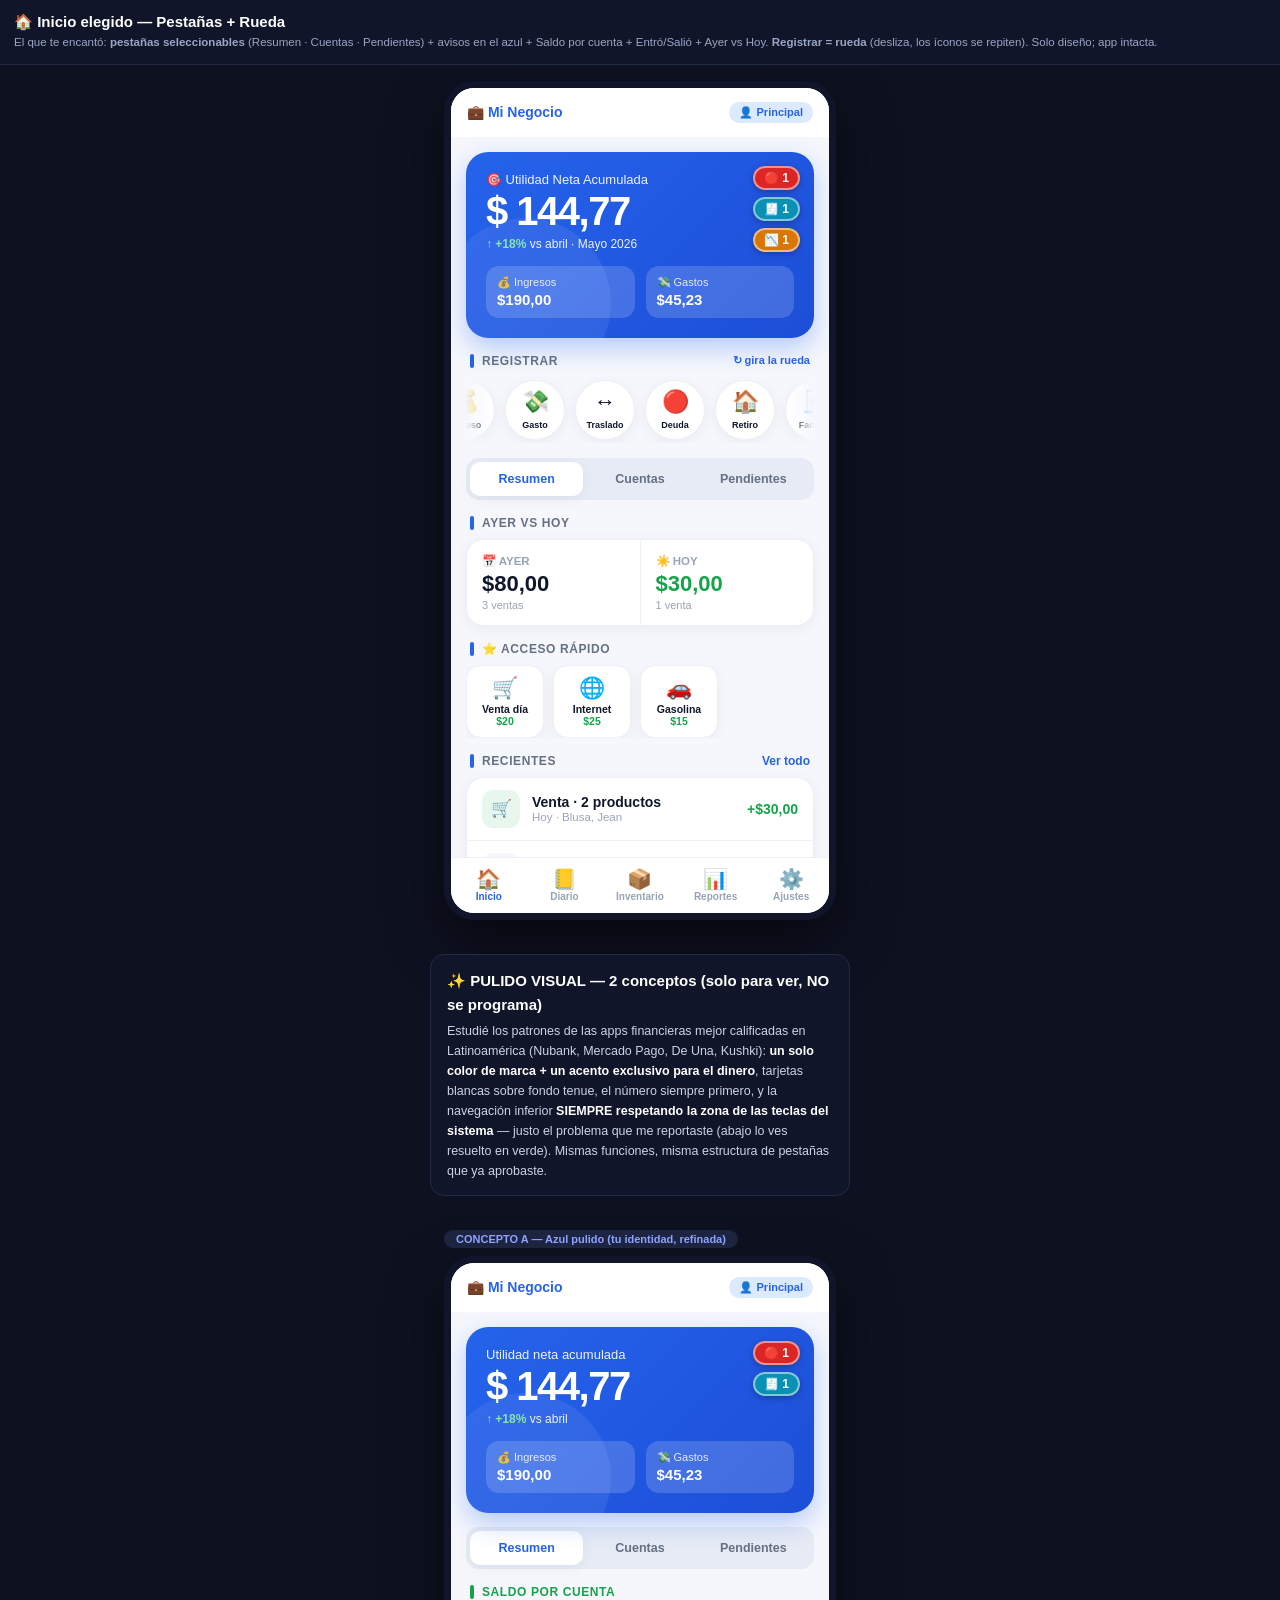
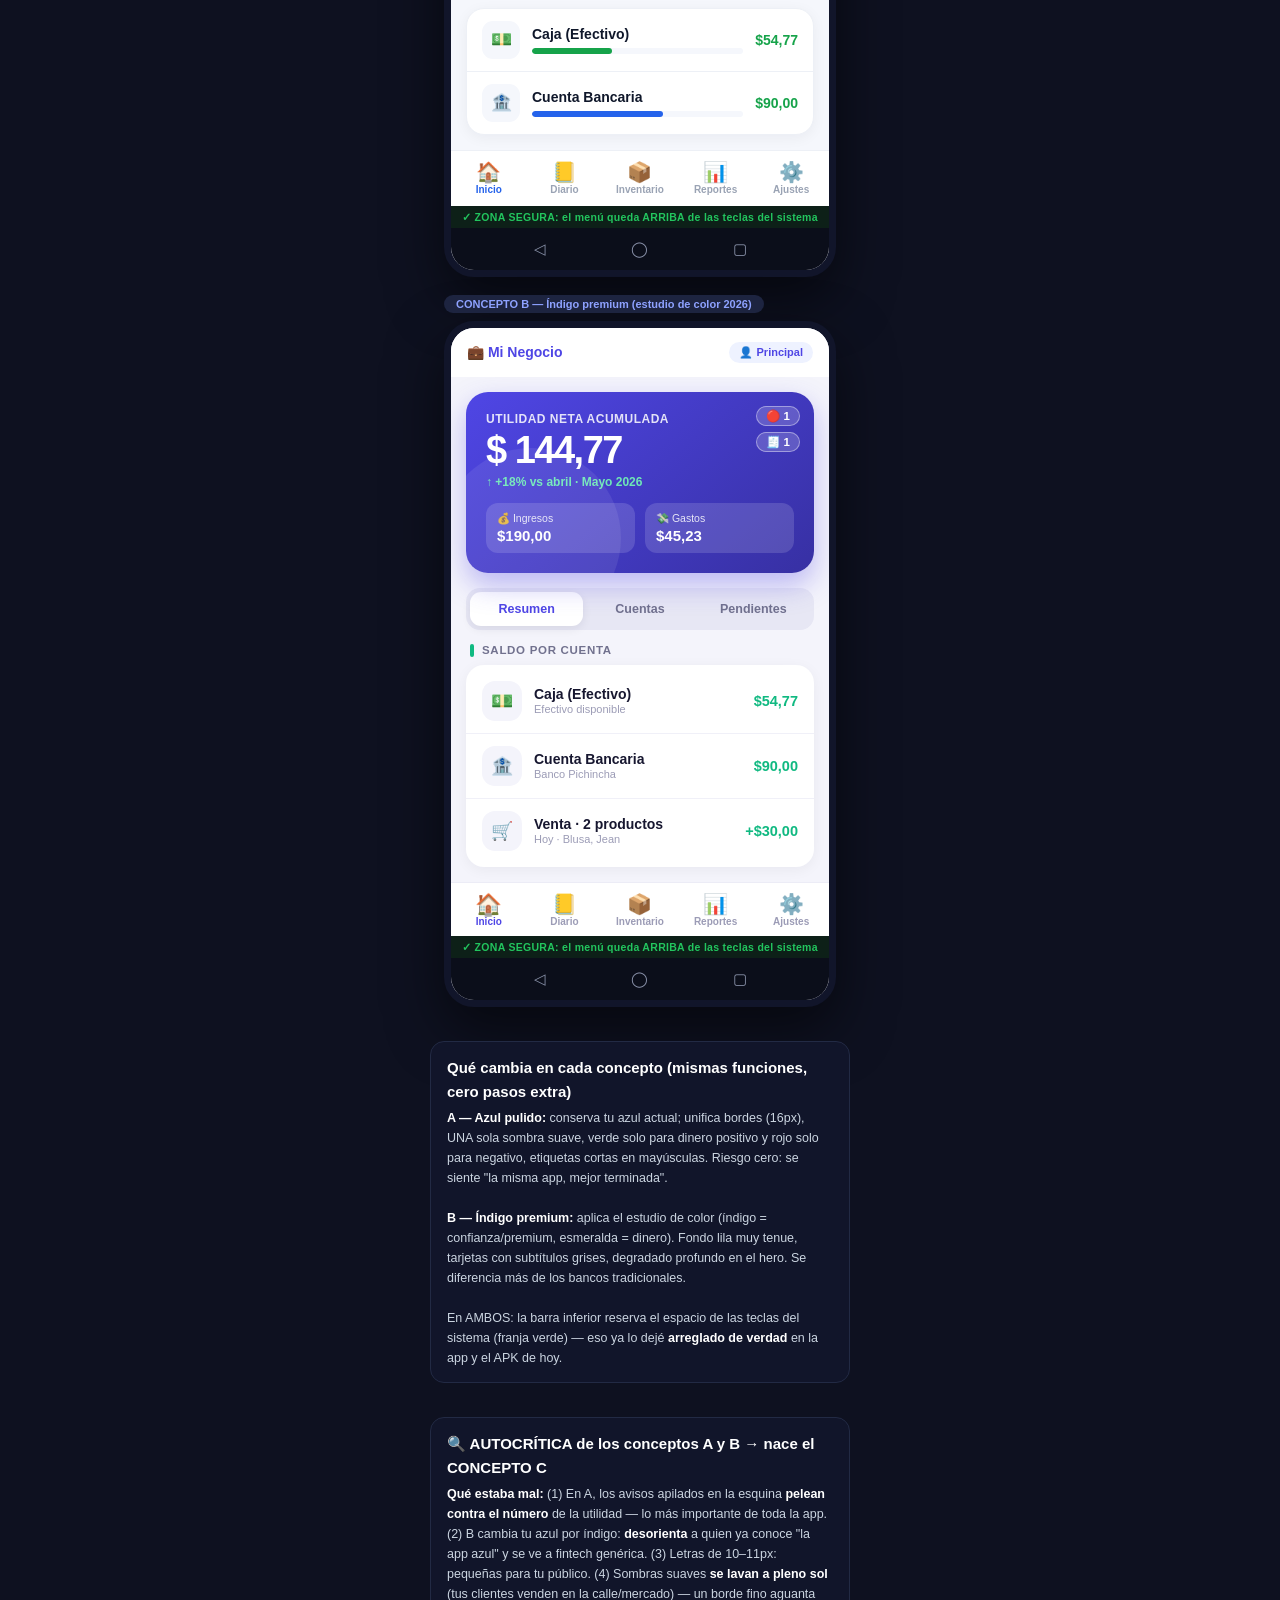
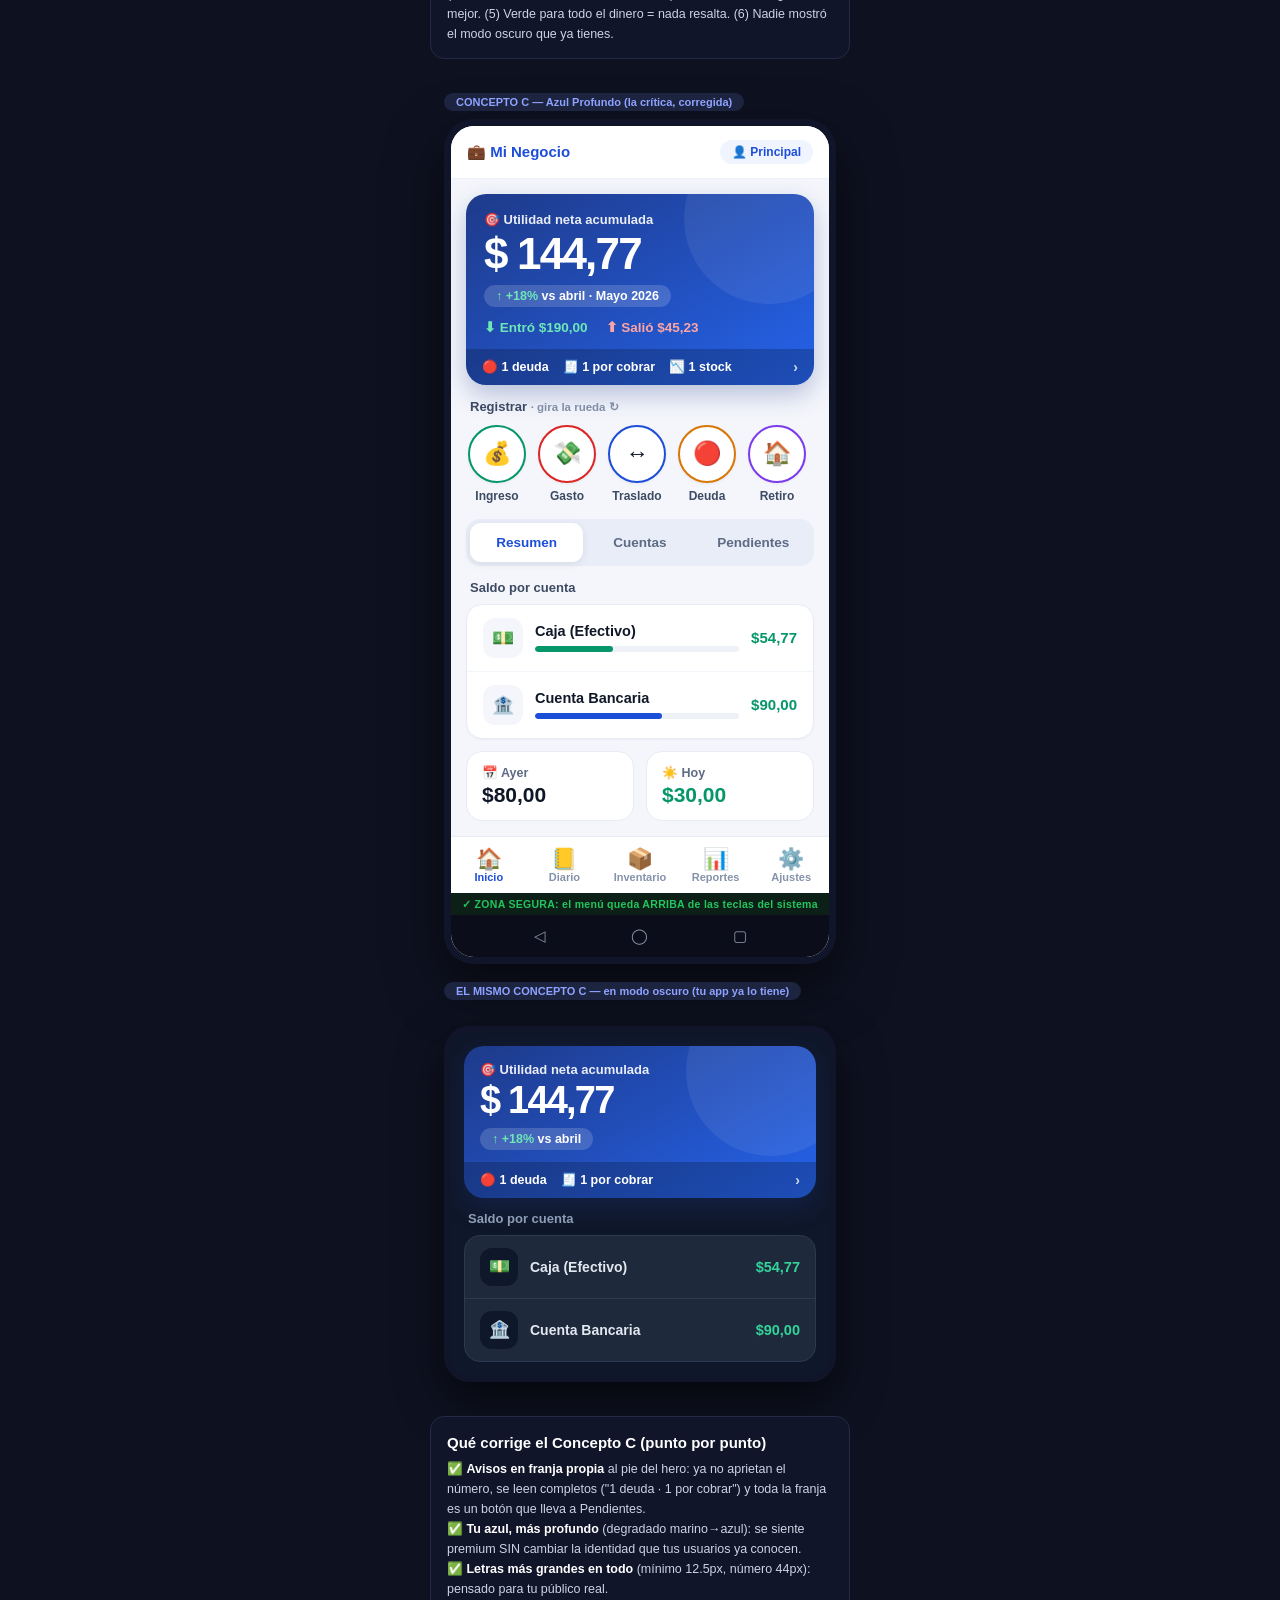
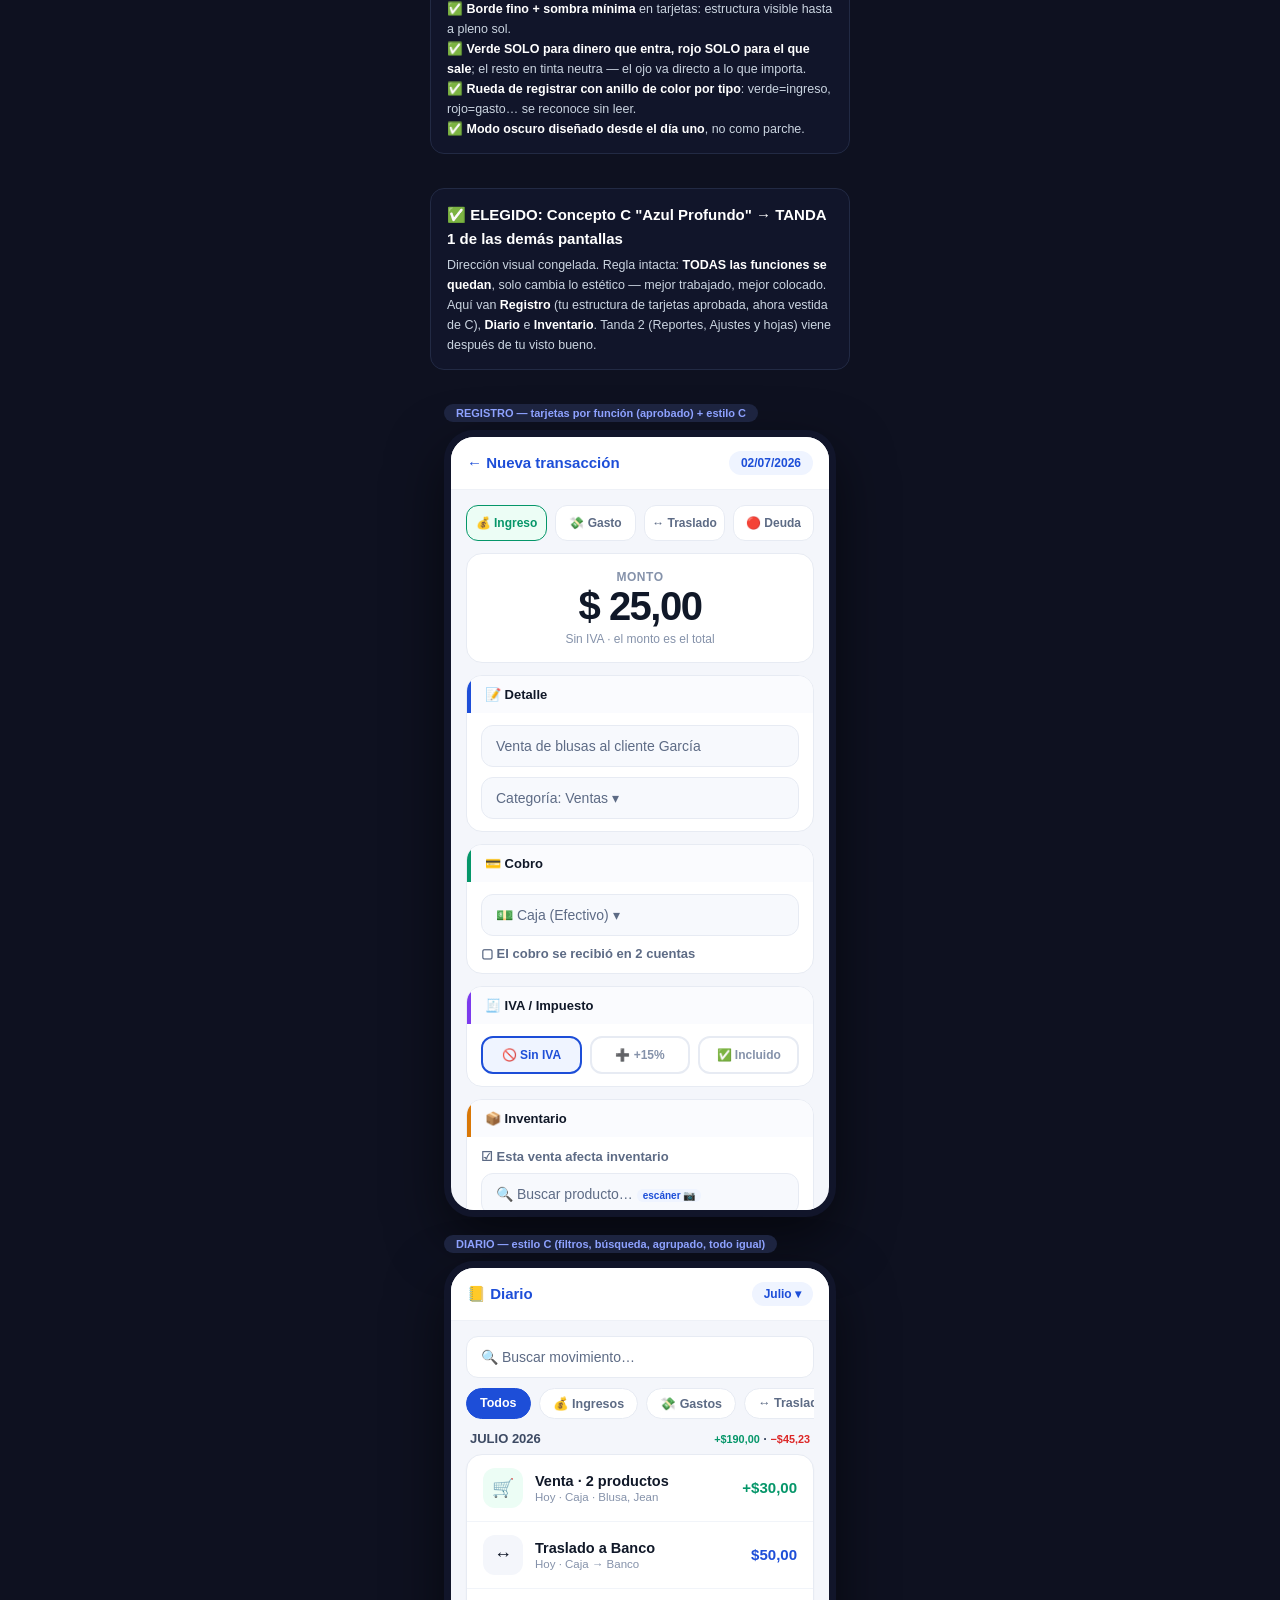
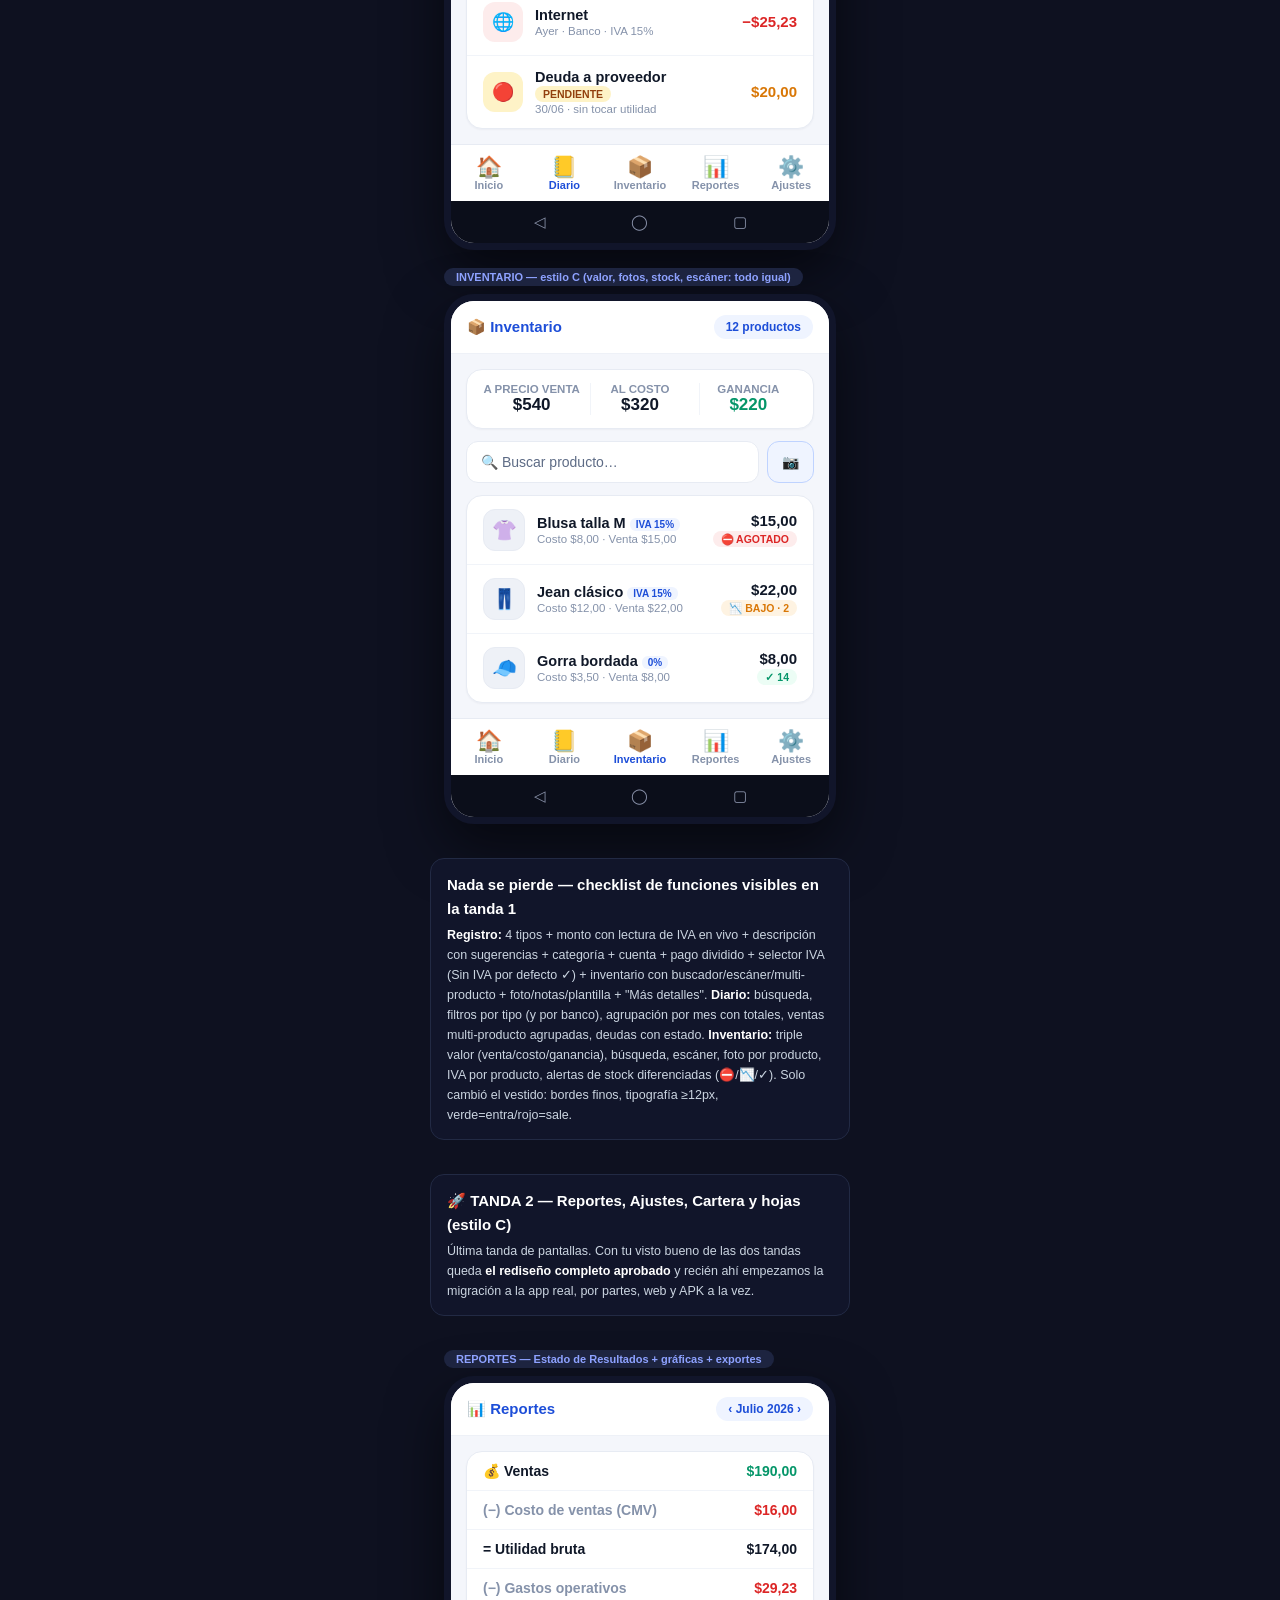
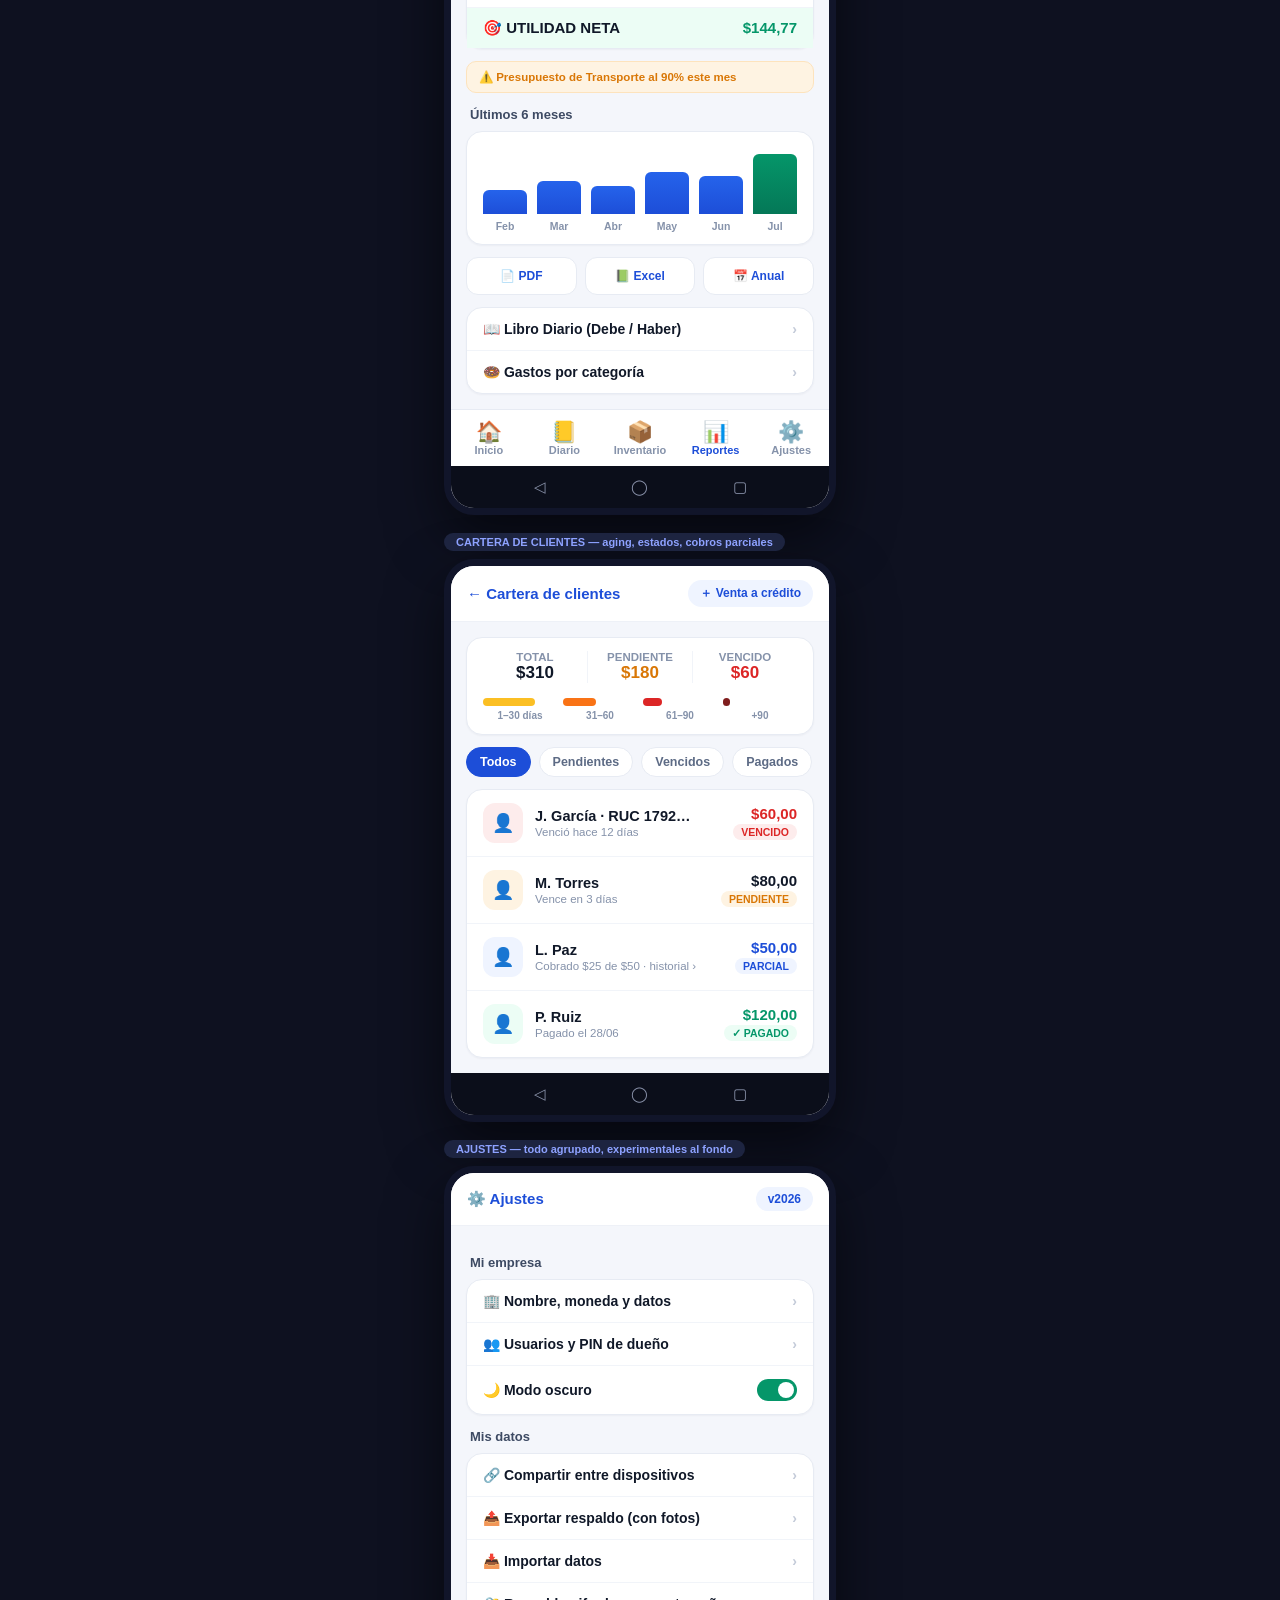
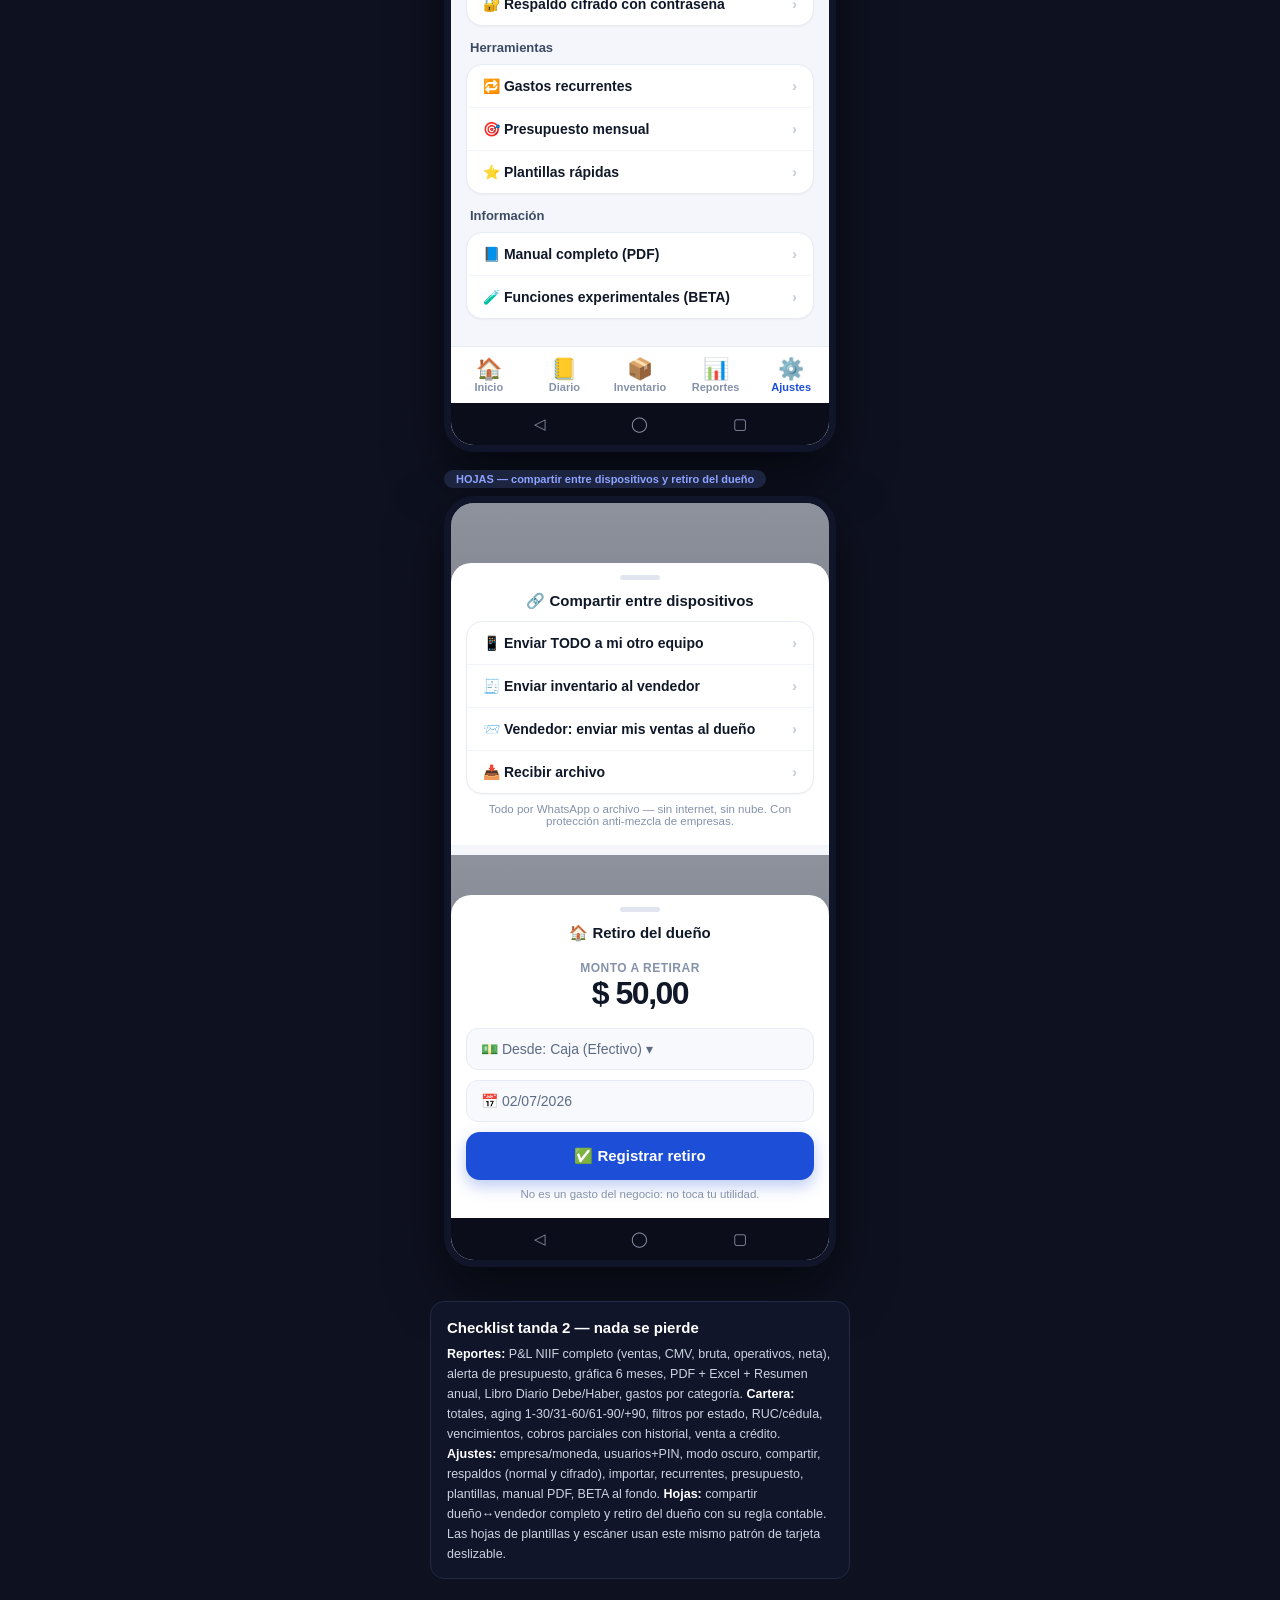
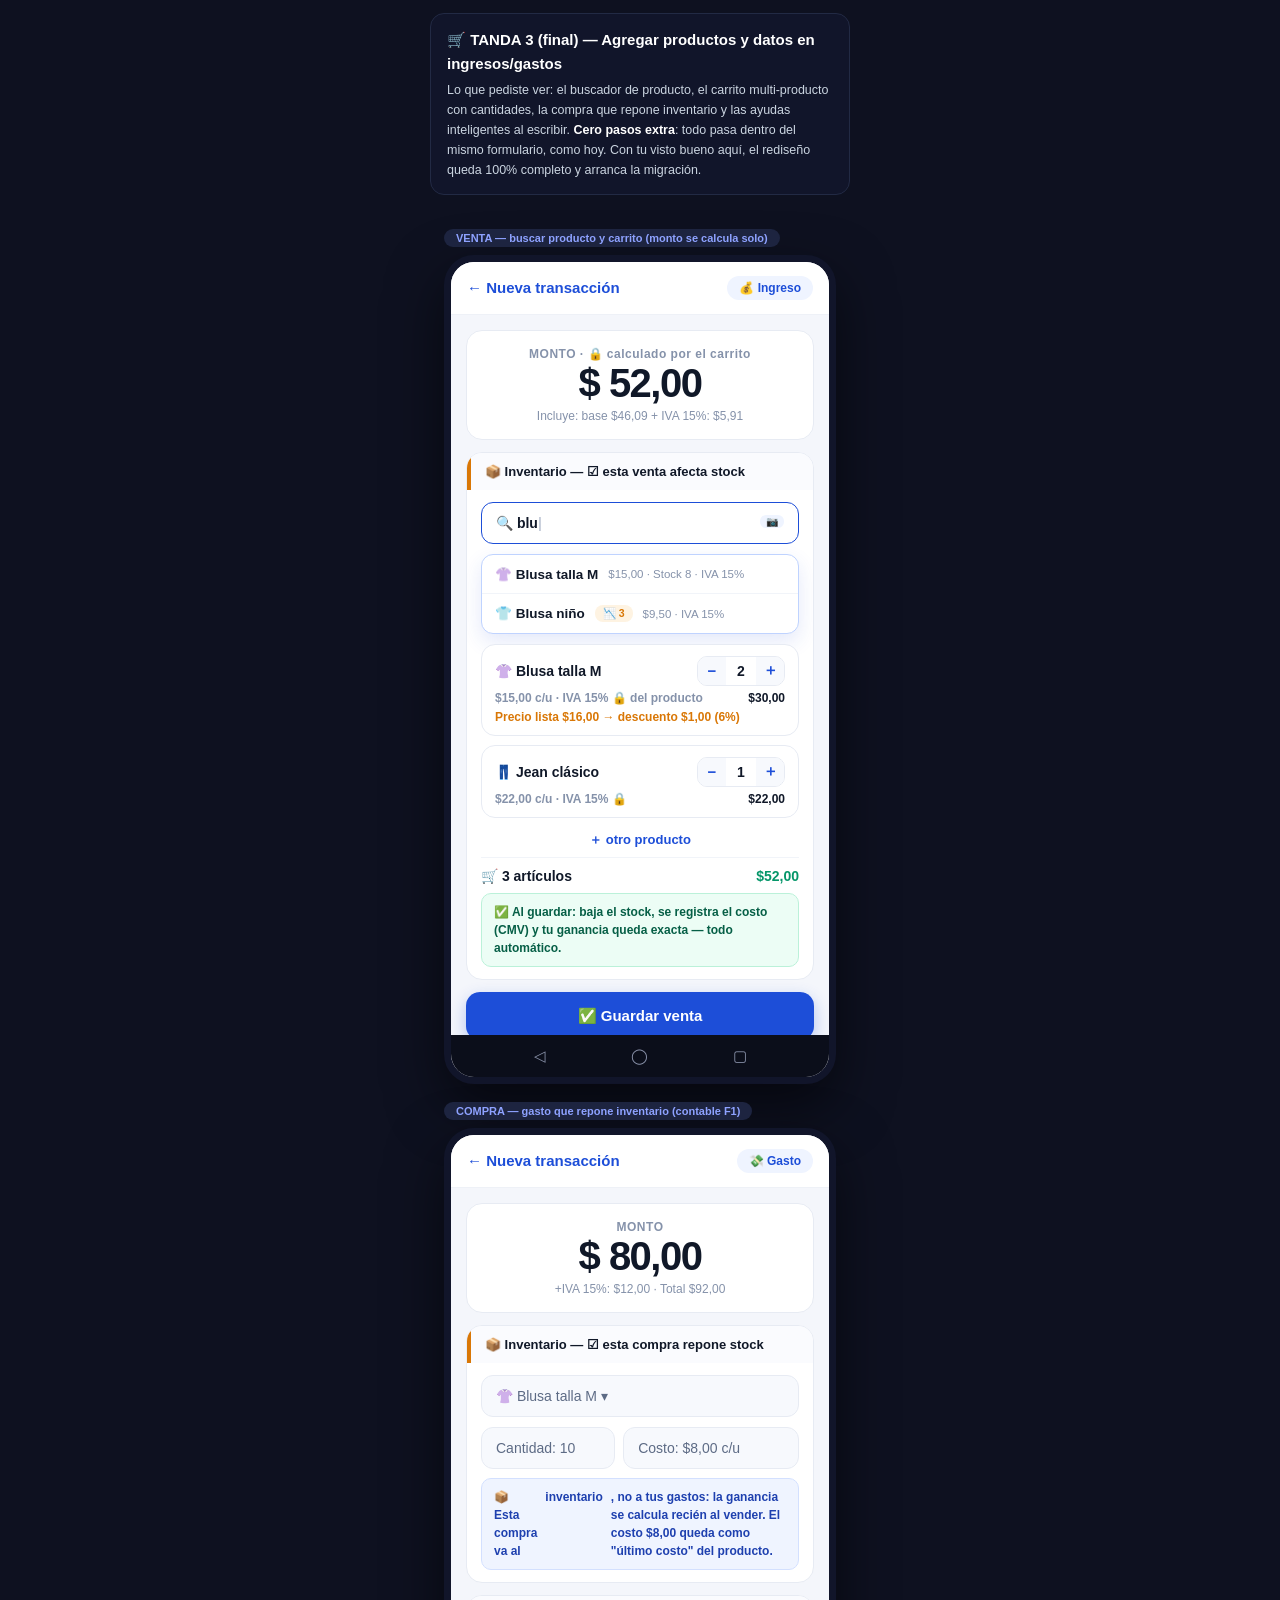
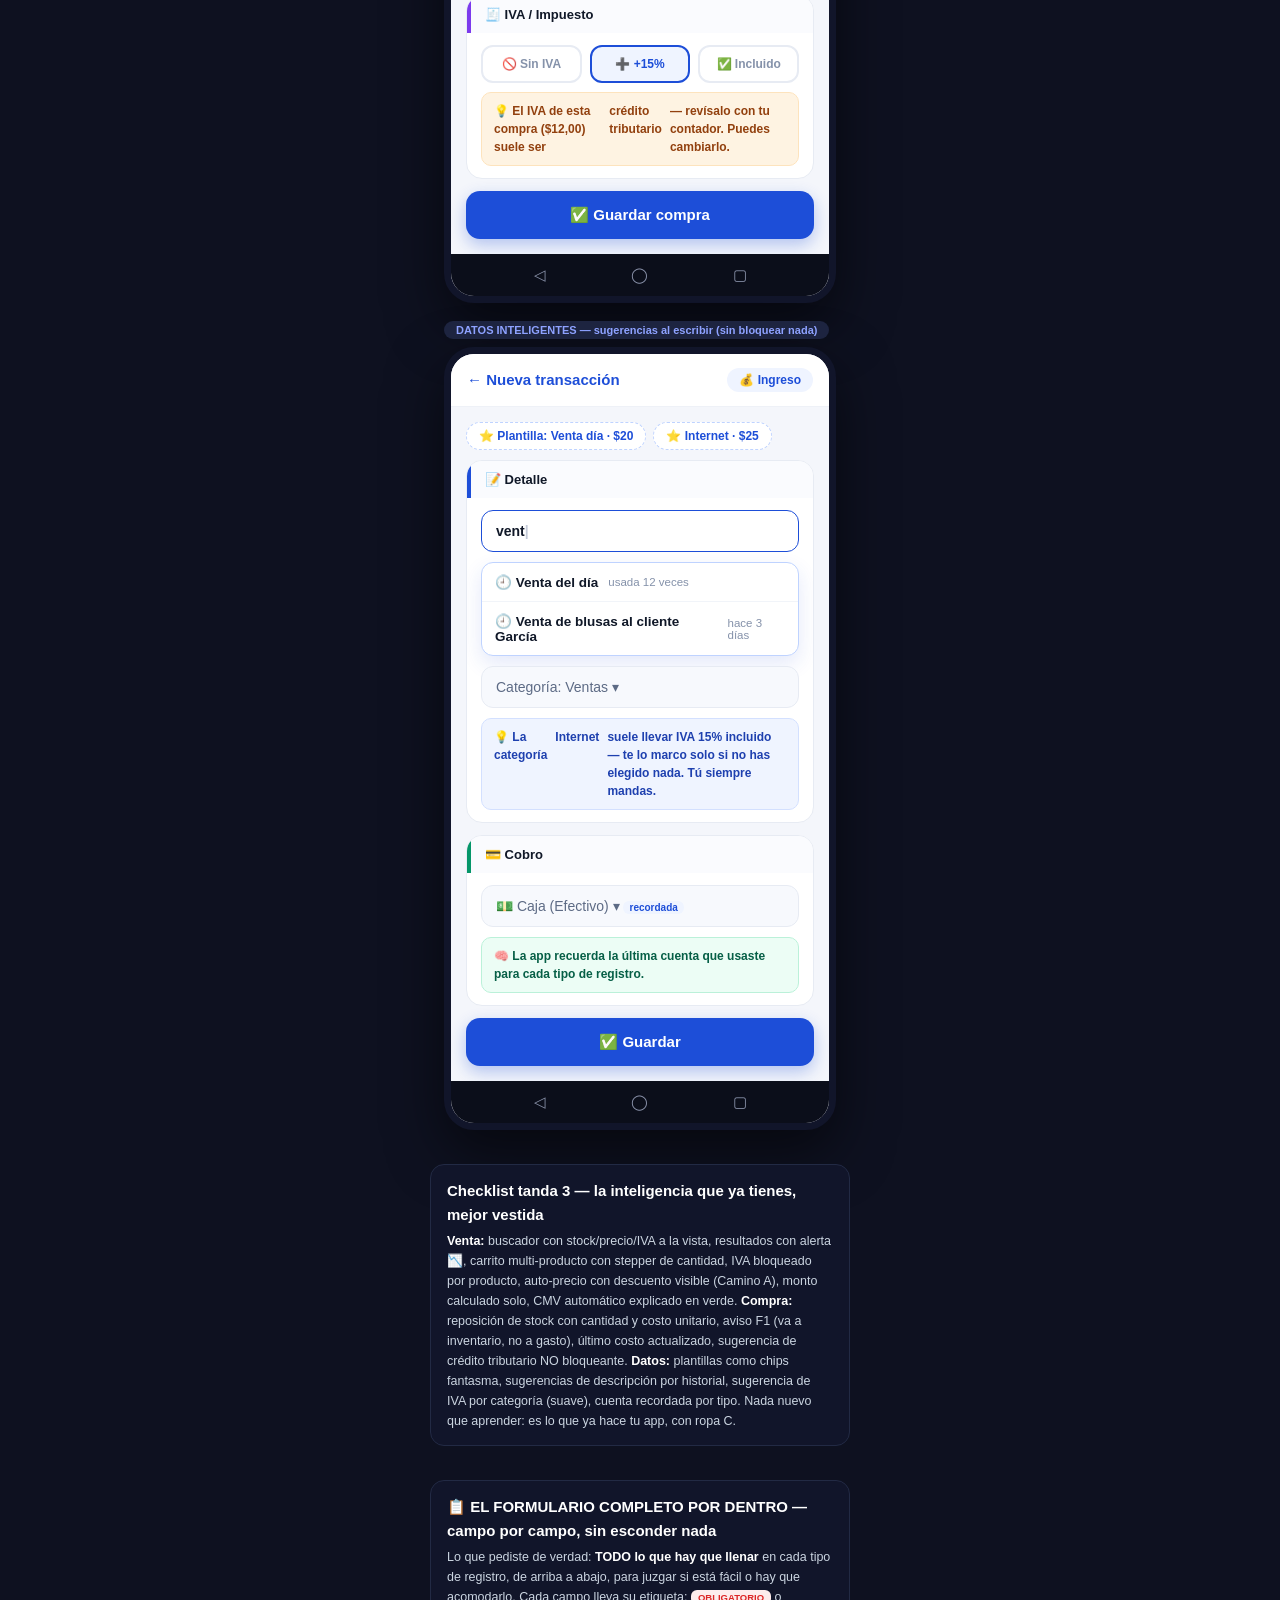
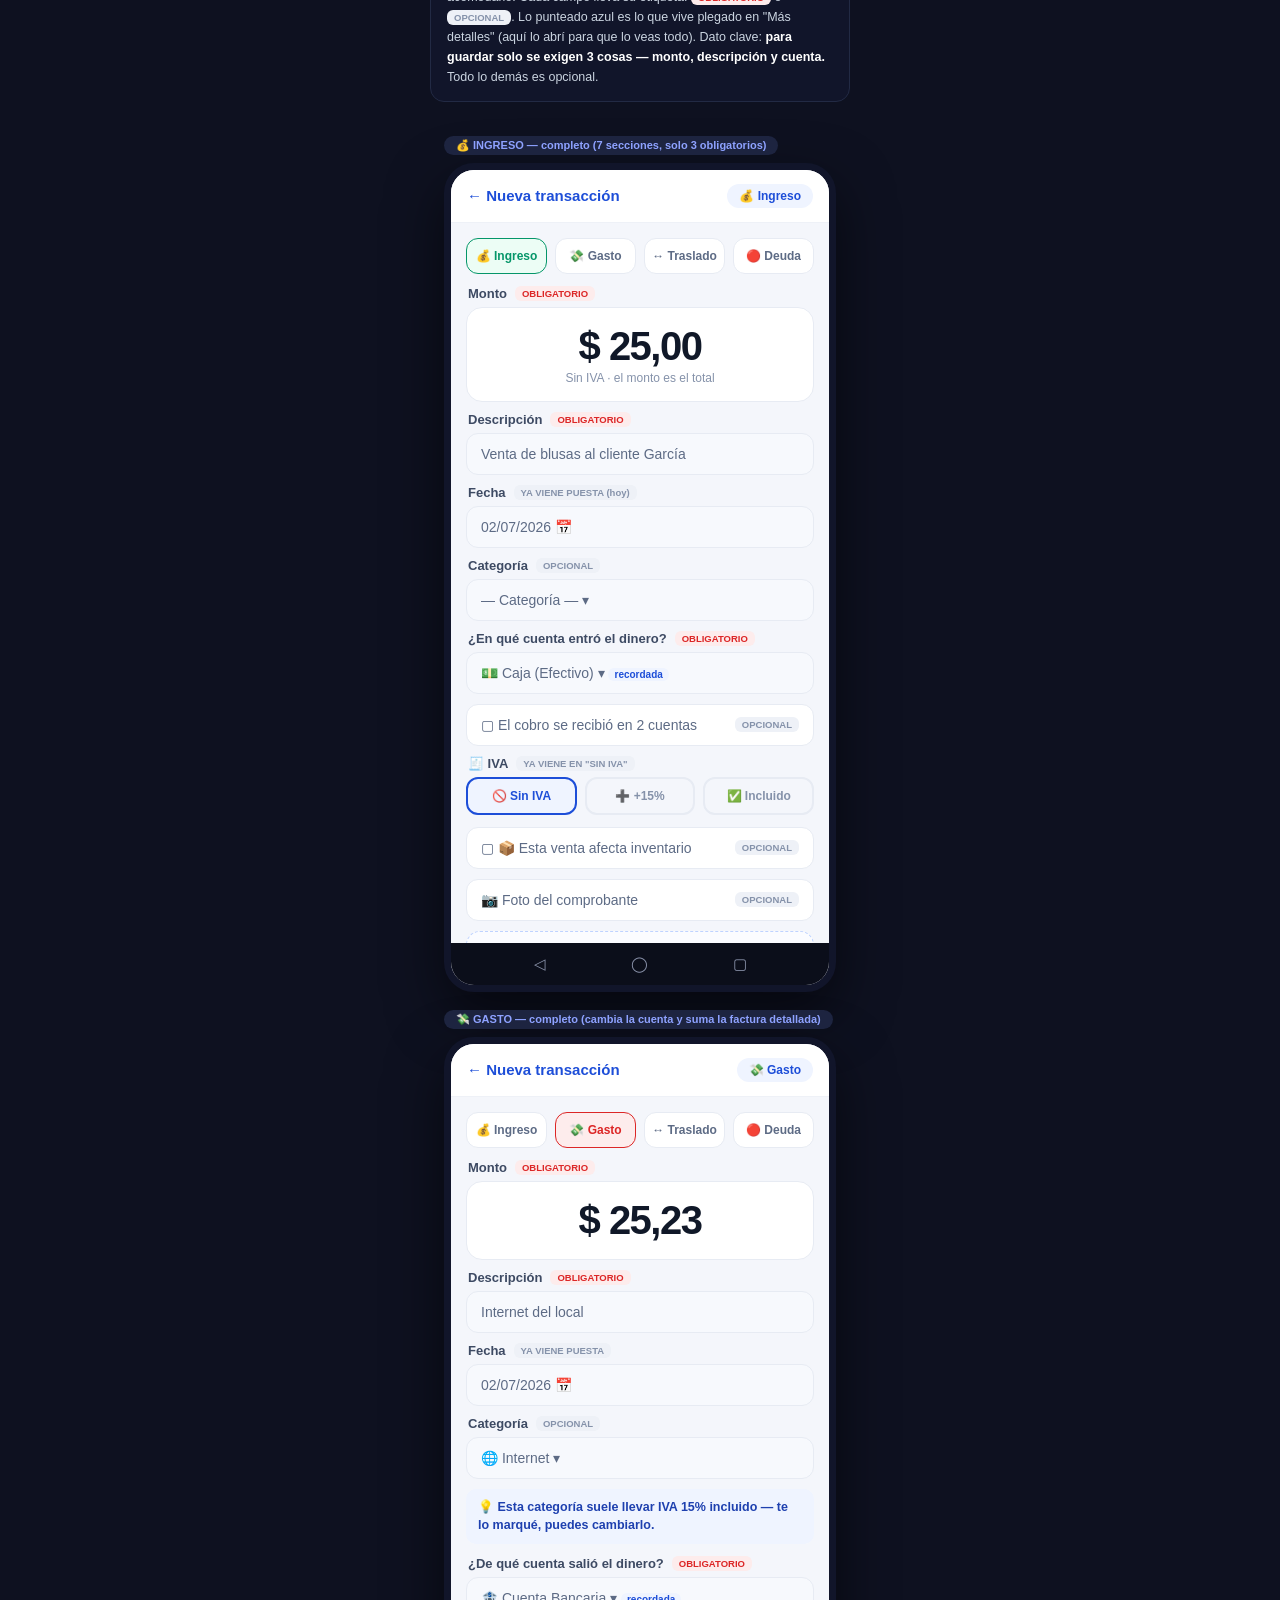
<file: propuestas-diseno.html>
<!DOCTYPE html>
<html lang="es">
<head>
<meta charset="utf-8">
<meta name="viewport" content="width=device-width, initial-scale=1, maximum-scale=1">
<title>Inicio elegido — ContaFácil Pro</title>
<style>
  :root{
    --bg:#f5f7fc;--card:#fff;--blue:#2563eb;--blue2:#1d4ed8;
    --green:#16a34a;--greenbg:#e7f7ee;--red:#dc2626;--redbg:#fdecec;
    --amber:#d97706;--amberbg:#fef3e2;--cyan:#0891b2;--cyanbg:#e0f6fb;--indigo:#4f46e5;
    --ink:#0f172a;--muted:#667085;--faint:#9aa3b4;--line:#edf0f6;--r:18px;--sh:0 3px 14px rgba(15,23,42,.05);
  }
  *{box-sizing:border-box;margin:0;padding:0;-webkit-tap-highlight-color:transparent;}
  body{font-family:-apple-system,BlinkMacSystemFont,'Segoe UI',Roboto,sans-serif;background:#0e1120;color:#fff;}
  .head{position:sticky;top:0;z-index:30;background:#11152a;padding:13px 14px;border-bottom:1px solid #222a44;}
  .head h1{font-size:15px;font-weight:800;}.head p{font-size:11.5px;color:#9aa6c4;margin-top:3px;line-height:1.45;}
  .stage{max-width:420px;margin:16px auto;padding:0 14px;}
  .legend{max-width:420px;margin:12px auto 34px;padding:14px 16px;background:#11152a;border:1px solid #222a44;border-radius:14px;color:#cbd5e1;font-size:12.5px;line-height:1.65;}
  .legend .t{color:#fff;font-weight:800;font-size:14px;}.legend b{color:#fff;}
  .hidden{display:none;}

  .phone{background:var(--bg);border-radius:30px;overflow:hidden;color:var(--ink);box-shadow:0 22px 55px rgba(0,0,0,.55);border:7px solid #11152a;}
  .top{display:flex;align-items:center;justify-content:space-between;padding:14px 16px;background:var(--card);}
  .top .co{font-weight:800;color:var(--blue);font-size:14px;}.top .u{font-size:11px;background:#dbeafe;color:var(--blue);border-radius:20px;padding:4px 10px;font-weight:700;}
  .scroll{padding:15px;max-height:80vh;overflow-y:auto;}

  .hero{background:linear-gradient(135deg,var(--blue),var(--blue2));border-radius:22px;padding:20px;color:#fff;position:relative;overflow:hidden;box-shadow:0 10px 26px rgba(37,99,235,.3);}
  .hero::after{content:'';position:absolute;bottom:-50px;left:-25px;width:170px;height:170px;border-radius:50%;background:rgba(255,255,255,.07);}
  .hb{position:absolute;top:14px;right:14px;display:flex;flex-direction:column;gap:7px;z-index:3;}
  .hb span{display:flex;align-items:center;gap:4px;color:#fff;border:2px solid rgba(255,255,255,.5);border-radius:14px;padding:3px 9px;font-size:12px;font-weight:800;box-shadow:0 2px 6px rgba(0,0,0,.25);}
  .hb .deuda{background:#dc2626;}.hb .cobro{background:#0891b2;}.hb .stock{background:#d97706;}
  .hero .l{font-size:13px;opacity:.92;position:relative;}.hero .b{font-size:40px;font-weight:800;letter-spacing:-1.5px;margin:2px 0 3px;position:relative;}
  .hero .cmp{font-size:12px;opacity:.92;margin-bottom:15px;position:relative;}.hero .cmp .up{color:#86efac;font-weight:800;}
  .hero .row{display:flex;gap:11px;position:relative;}.hero .m{flex:1;background:rgba(255,255,255,.16);border-radius:13px;padding:10px 11px;}
  .hero .m .k{font-size:11px;opacity:.85;}.hero .m .v{font-size:15px;font-weight:800;margin-top:2px;}

  /* Pestañas seleccionables (lo que te encantó) */
  .seg{display:flex;background:#e7ebf5;border-radius:13px;padding:4px;margin:15px 0 6px;}
  .seg b{flex:1;text-align:center;padding:10px 4px;border-radius:10px;font-size:12.5px;font-weight:700;color:var(--muted);cursor:pointer;}
  .seg b.on{background:#fff;color:var(--blue);box-shadow:var(--sh);}

  .sh{display:flex;align-items:center;gap:8px;margin:16px 4px 9px;font-size:12px;font-weight:800;color:var(--muted);text-transform:uppercase;letter-spacing:.6px;}
  .sh::before{content:'';width:4px;height:14px;border-radius:3px;background:var(--blue);}
  .sh.g::before{background:var(--green);}.sh .lnk{margin-left:auto;color:var(--blue);font-weight:700;text-transform:none;letter-spacing:0;font-size:12px;}

  /* RUEDA de registrar (gira y se repite) */
  .wheelw{position:relative;}
  .wheelw::before,.wheelw::after{content:'';position:absolute;top:0;bottom:0;width:26px;z-index:2;pointer-events:none;}
  .wheelw::before{left:0;background:linear-gradient(90deg,var(--bg),transparent);}
  .wheelw::after{right:0;background:linear-gradient(270deg,var(--bg),transparent);}
  .wheel{display:flex;gap:10px;overflow-x:auto;padding:3px 2px;scrollbar-width:none;}
  .wheel::-webkit-scrollbar{display:none;}
  .wheel .chip{flex:0 0 auto;display:flex;flex-direction:column;align-items:center;gap:5px;background:var(--card);border:1px solid var(--line);border-radius:50%;width:60px;height:60px;justify-content:center;box-shadow:var(--sh);}
  .wheel .chip .e{font-size:22px;}.wheel .chip .t{font-size:9px;font-weight:700;}

  .card{background:var(--card);border:1px solid var(--line);border-radius:var(--r);box-shadow:var(--sh);overflow:hidden;}
  .li{display:flex;align-items:center;gap:12px;padding:12px 15px;border-bottom:1px solid var(--line);}.li:last-child{border:none;}
  .li .ic{width:38px;height:38px;border-radius:11px;background:var(--bg);display:flex;align-items:center;justify-content:center;font-size:17px;}
  .li .d{flex:1;min-width:0;}.li .n{font-size:14px;font-weight:600;}.li .m{font-size:11.5px;color:var(--faint);margin-top:1px;}
  .li .a{font-weight:800;font-size:14px;}.g{color:var(--green);}.r{color:var(--red);}
  .li .bar{height:6px;background:var(--bg);border-radius:3px;margin-top:6px;overflow:hidden;}.li .bar>i{display:block;height:100%;border-radius:3px;}

  .vs{display:flex;background:var(--card);border:1px solid var(--line);border-radius:var(--r);overflow:hidden;box-shadow:var(--sh);}
  .vs .c{flex:1;padding:14px 15px;}.vs .c+ .c{border-left:1px solid var(--line);}
  .vs .k{font-size:11.5px;color:var(--faint);font-weight:700;}.vs .v{font-size:22px;font-weight:800;margin-top:3px;}.vs .s{font-size:11px;color:var(--faint);margin-top:2px;}
  .vs .hoy .v{color:var(--green);}

  .flow2{display:flex;gap:11px;}
  .fcol{flex:1;background:var(--card);border:1px solid var(--line);border-radius:16px;padding:13px;box-shadow:var(--sh);}
  .fcol .h{font-size:12px;font-weight:800;margin-bottom:8px;}
  .fcol .ln{display:flex;justify-content:space-between;font-size:12px;padding:3px 0;}.fcol .ln .v{font-weight:700;}
  .fcol .tot{margin-top:6px;padding-top:6px;border-top:1px solid var(--line);display:flex;justify-content:space-between;font-size:13px;font-weight:800;}

  .tpl{display:flex;gap:9px;overflow-x:auto;}.tplc{flex:0 0 78px;background:var(--card);border:1px solid var(--line);border-radius:15px;padding:10px 6px;text-align:center;box-shadow:var(--sh);}.tplc .e{font-size:21px;}.tplc .n{font-size:10.5px;font-weight:700;margin-top:3px;}.tplc .a{font-size:10.5px;font-weight:800;color:var(--green);}

  .nav{display:flex;justify-content:space-around;background:var(--card);border-top:1px solid var(--line);padding:9px 0 11px;}
  .nav .n{flex:1;text-align:center;font-size:10px;color:var(--faint);font-weight:600;}.nav .n.act{color:var(--blue);}.nav .n .ni{font-size:20px;display:block;}
</style>
</head>
<body>
<div class="head">
  <h1>🏠 Inicio elegido — Pestañas + Rueda</h1>
  <p>El que te encantó: <b>pestañas seleccionables</b> (Resumen · Cuentas · Pendientes) + avisos en el azul + Saldo por cuenta + Entró/Salió + Ayer vs Hoy. <b>Registrar = rueda</b> (desliza, los íconos se repiten). Solo diseño; app intacta.</p>
</div>

<div class="stage">
  <div class="phone">
    <div class="top"><div class="co">💼 Mi Negocio</div><div class="u">👤 Principal</div></div>
    <div class="scroll">
      <div class="hero">
        <div class="hb"><span class="deuda">🔴 1</span><span class="cobro">🧾 1</span><span class="stock">📉 1</span></div>
        <div class="l">🎯 Utilidad Neta Acumulada</div><div class="b">$ 144,77</div>
        <div class="cmp"><span class="up">↑ +18%</span> vs abril · Mayo 2026</div>
        <div class="row"><div class="m"><div class="k">💰 Ingresos</div><div class="v">$190,00</div></div><div class="m"><div class="k">💸 Gastos</div><div class="v">$45,23</div></div></div>
      </div>

      <!-- RUEDA de registrar -->
      <div class="sh">Registrar <span class="lnk" style="font-size:11px;">↻ gira la rueda</span></div>
      <div class="wheelw"><div class="wheel" id="wheel">
        <div class="chip"><div class="e">💰</div><div class="t">Ingreso</div></div>
        <div class="chip"><div class="e">💸</div><div class="t">Gasto</div></div>
        <div class="chip"><div class="e">↔️</div><div class="t">Traslado</div></div>
        <div class="chip"><div class="e">🔴</div><div class="t">Deuda</div></div>
        <div class="chip"><div class="e">🏠</div><div class="t">Retiro</div></div>
        <div class="chip"><div class="e">🧾</div><div class="t">Factura</div></div>
      </div></div>

      <!-- PESTAÑAS -->
      <div class="seg"><b id="g_res" class="on" onclick="seg('res')">Resumen</b><b id="g_cue" onclick="seg('cue')">Cuentas</b><b id="g_pen" onclick="seg('pen')">Pendientes</b></div>

      <div id="p_res">
        <div class="sh">Ayer vs Hoy</div>
        <div class="vs"><div class="c"><div class="k">📅 AYER</div><div class="v">$80,00</div><div class="s">3 ventas</div></div><div class="c hoy"><div class="k">☀️ HOY</div><div class="v">$30,00</div><div class="s">1 venta</div></div></div>
        <div class="sh">⭐ Acceso rápido</div>
        <div class="tpl"><div class="tplc"><div class="e">🛒</div><div class="n">Venta día</div><div class="a">$20</div></div><div class="tplc"><div class="e">🌐</div><div class="n">Internet</div><div class="a">$25</div></div><div class="tplc"><div class="e">🚗</div><div class="n">Gasolina</div><div class="a">$15</div></div></div>
        <div class="sh">Recientes <span class="lnk">Ver todo</span></div>
        <div class="card"><div class="li"><div class="ic" style="background:var(--greenbg)">🛒</div><div class="d"><div class="n">Venta · 2 productos</div><div class="m">Hoy · Blusa, Jean</div></div><div class="a g">+$30,00</div></div><div class="li"><div class="ic">↔️</div><div class="d"><div class="n">Traslado a Banco</div><div class="m">Hoy</div></div><div class="a" style="color:var(--blue)">$50,00</div></div><div class="li"><div class="ic" style="background:var(--redbg)">🌐</div><div class="d"><div class="n">Internet</div><div class="m">Ayer</div></div><div class="a r">−$25,23</div></div></div>
      </div>

      <div id="p_cue" class="hidden">
        <div class="sh g">Saldo por cuenta <span class="lnk">$144,77</span></div>
        <div class="card"><div class="li"><div class="ic">💵</div><div class="d"><div class="n">Caja (Efectivo)</div><div class="bar"><i style="width:38%;background:var(--green)"></i></div></div><div class="a g">$54,77</div></div><div class="li"><div class="ic">🏦</div><div class="d"><div class="n">Cuenta Bancaria</div><div class="bar"><i style="width:62%;background:var(--blue)"></i></div></div><div class="a g">$90,00</div></div><div class="li"><div class="ic">📱</div><div class="d"><div class="n">Billetera Digital</div></div><div class="a">$0,00</div></div></div>
        <div class="sh">Movimiento del mes</div>
        <div class="flow2"><div class="fcol"><div class="h g">⬇️ Entró</div><div class="ln"><span>💵 Caja</span><span class="v g">+$140</span></div><div class="ln"><span>🏦 Banco</span><span class="v g">+$50</span></div><div class="tot"><span>Total</span><span class="g">+$190</span></div></div><div class="fcol"><div class="h" style="color:var(--red)">⬆️ Salió</div><div class="ln"><span>💵 Caja</span><span class="v r">−$25</span></div><div class="ln"><span>🏦 Banco</span><span class="v r">−$20</span></div><div class="tot"><span>Total</span><span class="r">−$45</span></div></div></div>
      </div>

      <div id="p_pen" class="hidden">
        <div class="sh">Pendientes</div>
        <div class="card"><div class="li"><div class="ic" style="background:var(--redbg)">🔴</div><div class="d"><div class="n">Deuda a proveedor</div><div class="m">Pendiente</div></div><div class="a r">$20,00</div></div><div class="li"><div class="ic" style="background:var(--cyanbg)">🧾</div><div class="d"><div class="n">Cobro J. García</div><div class="m">Vence en 3 días</div></div><div class="a">$60,00</div></div><div class="li"><div class="ic" style="background:var(--amberbg)">📉</div><div class="d"><div class="n">Blusa · stock bajo</div><div class="m">0 de 1</div></div><div class="a" style="color:var(--amber)">⚠️</div></div></div>
      </div>
      <div style="height:8px;"></div>
    </div>
    <div class="nav"><div class="n act"><span class="ni">🏠</span>Inicio</div><div class="n"><span class="ni">📒</span>Diario</div><div class="n"><span class="ni">📦</span>Inventario</div><div class="n"><span class="ni">📊</span>Reportes</div><div class="n"><span class="ni">⚙️</span>Ajustes</div></div>
  </div>
</div>

<style>
  /* ── Sección Pulido Visual ── */
  .p2head{max-width:420px;margin:34px auto 10px;padding:14px 16px;background:#11152a;border:1px solid #222a44;border-radius:14px;color:#cbd5e1;font-size:12.5px;line-height:1.6;}
  .p2head .t{color:#fff;font-weight:800;font-size:15px;margin-bottom:4px;}
  .p2head b{color:#fff;}
  .p2tag{display:inline-block;background:#1d2440;color:#8ea2ff;border-radius:20px;padding:3px 12px;font-size:11px;font-weight:800;margin:18px 0 8px;}
  /* barra del sistema Android simulada */
  .sysbar{display:flex;align-items:center;justify-content:space-around;background:#0b0e1a;color:#8b93ab;padding:12px 40px;font-size:15px;}
  .sysnote{text-align:center;font-size:10.5px;color:#22c55e;font-weight:800;background:#0d2018;padding:5px;letter-spacing:.3px;}
  /* Concepto B: índigo premium */
  .ph-b{background:#f4f4fb;border-radius:30px;overflow:hidden;color:#171730;box-shadow:0 22px 55px rgba(0,0,0,.55);border:7px solid #11152a;}
  .ph-b .top{display:flex;justify-content:space-between;align-items:center;padding:14px 16px;background:#fff;}
  .ph-b .co{font-weight:800;color:#4f46e5;font-size:14px;}
  .ph-b .u{font-size:11px;background:#eef2ff;color:#4f46e5;border-radius:20px;padding:4px 10px;font-weight:700;}
  .ph-b .scroll{padding:15px;}
  .hero-b{background:linear-gradient(140deg,#4f46e5,#3730a3);border-radius:22px;padding:20px;color:#fff;position:relative;overflow:hidden;box-shadow:0 12px 28px rgba(79,70,229,.35);}
  .hero-b::after{content:'';position:absolute;bottom:-55px;left:-25px;width:180px;height:180px;border-radius:50%;background:rgba(255,255,255,.08);}
  .hero-b .l{font-size:12px;opacity:.85;letter-spacing:.5px;text-transform:uppercase;font-weight:700;}
  .hero-b .b{font-size:38px;font-weight:800;letter-spacing:-1.5px;margin:3px 0;}
  .hero-b .up{color:#6ee7b7;font-weight:800;font-size:12px;}
  .hero-b .row{display:flex;gap:10px;margin-top:14px;position:relative;}
  .hero-b .m{flex:1;background:rgba(255,255,255,.14);border-radius:12px;padding:9px 11px;}
  .hero-b .m .k{font-size:10.5px;opacity:.85;}
  .hero-b .m .v{font-size:15px;font-weight:800;margin-top:2px;}
  .hero-b .hb2{position:absolute;top:14px;right:14px;display:flex;flex-direction:column;gap:6px;}
  .hero-b .hb2 span{background:rgba(255,255,255,.18);border:1.5px solid rgba(255,255,255,.4);border-radius:12px;padding:2px 9px;font-size:11.5px;font-weight:800;}
  .seg-b{display:flex;background:#e7e7f4;border-radius:14px;padding:4px;margin:15px 0 12px;}
  .seg-b b{flex:1;text-align:center;padding:10px 4px;border-radius:11px;font-size:12.5px;font-weight:700;color:#71718e;}
  .seg-b b.on{background:#fff;color:#4f46e5;box-shadow:0 3px 10px rgba(23,23,48,.08);}
  .card-b{background:#fff;border-radius:18px;padding:4px 0;box-shadow:0 3px 14px rgba(23,23,48,.05);}
  .card-b .li2{display:flex;align-items:center;gap:12px;padding:12px 16px;}
  .card-b .li2+.li2{border-top:1px solid #f0f0f8;}
  .card-b .ic2{width:40px;height:40px;border-radius:13px;display:flex;align-items:center;justify-content:center;font-size:18px;background:#f4f4fb;}
  .card-b .n2{flex:1;font-size:14px;font-weight:600;}
  .card-b .n2 small{display:block;font-size:11px;color:#9c9cb6;font-weight:500;margin-top:1px;}
  .card-b .a2{font-weight:800;font-size:14.5px;}
  .money{color:#10b981;}
  .nav-b{display:flex;justify-content:space-around;background:#fff;border-top:1px solid #ececf6;padding:9px 0;}
  .nav-b .n{flex:1;text-align:center;font-size:10px;color:#9c9cb6;font-weight:600;}
  .nav-b .n .ni{font-size:20px;display:block;}
  .nav-b .n.act{color:#4f46e5;}
  .nav-b .n.act .ni{transform:scale(1.08);}
  .shb{display:flex;align-items:center;gap:8px;margin:14px 4px 8px;font-size:11.5px;font-weight:800;color:#71718e;text-transform:uppercase;letter-spacing:.7px;}
  .shb::before{content:'';width:4px;height:13px;border-radius:3px;background:#10b981;}
</style>

<div class="p2head">
  <div class="t">✨ PULIDO VISUAL — 2 conceptos (solo para ver, NO se programa)</div>
  Estudié los patrones de las apps financieras mejor calificadas en Latinoamérica (Nubank, Mercado Pago, De Una, Kushki): <b>un solo color de marca + un acento exclusivo para el dinero</b>, tarjetas blancas sobre fondo tenue, el número siempre primero, y la navegación inferior <b>SIEMPRE respetando la zona de las teclas del sistema</b> — justo el problema que me reportaste (abajo lo ves resuelto en verde). Mismas funciones, misma estructura de pestañas que ya aprobaste.
</div>

<div class="stage">
  <div class="p2tag">CONCEPTO A — Azul pulido (tu identidad, refinada)</div>
  <div class="phone">
    <div class="top"><div class="co">💼 Mi Negocio</div><div class="u">👤 Principal</div></div>
    <div class="scroll" style="max-height:none;">
      <div class="hero">
        <div class="hb"><span class="deuda">🔴 1</span><span class="cobro">🧾 1</span></div>
        <div class="l">Utilidad neta acumulada</div><div class="b">$ 144,77</div>
        <div class="cmp"><span class="up">↑ +18%</span> vs abril</div>
        <div class="row"><div class="m"><div class="k">💰 Ingresos</div><div class="v">$190,00</div></div><div class="m"><div class="k">💸 Gastos</div><div class="v">$45,23</div></div></div>
      </div>
      <div class="seg" style="margin-top:14px;"><b class="on">Resumen</b><b>Cuentas</b><b>Pendientes</b></div>
      <div class="sh g">Saldo por cuenta</div>
      <div class="card"><div class="li"><div class="ic">💵</div><div class="d"><div class="n">Caja (Efectivo)</div><div class="bar"><i style="width:38%;background:var(--green)"></i></div></div><div class="a g">$54,77</div></div><div class="li"><div class="ic">🏦</div><div class="d"><div class="n">Cuenta Bancaria</div><div class="bar"><i style="width:62%;background:var(--blue)"></i></div></div><div class="a g">$90,00</div></div></div>
    </div>
    <div class="nav"><div class="n act"><span class="ni">🏠</span>Inicio</div><div class="n"><span class="ni">📒</span>Diario</div><div class="n"><span class="ni">📦</span>Inventario</div><div class="n"><span class="ni">📊</span>Reportes</div><div class="n"><span class="ni">⚙️</span>Ajustes</div></div>
    <div class="sysnote">✓ ZONA SEGURA: el menú queda ARRIBA de las teclas del sistema</div>
    <div class="sysbar"><span>◁</span><span>◯</span><span>▢</span></div>
  </div>

  <div class="p2tag">CONCEPTO B — Índigo premium (estudio de color 2026)</div>
  <div class="ph-b">
    <div class="top"><div class="co">💼 Mi Negocio</div><div class="u">👤 Principal</div></div>
    <div class="scroll">
      <div class="hero-b">
        <div class="hb2"><span>🔴 1</span><span>🧾 1</span></div>
        <div class="l">Utilidad neta acumulada</div>
        <div class="b">$ 144,77</div>
        <div class="up">↑ +18% vs abril · Mayo 2026</div>
        <div class="row"><div class="m"><div class="k">💰 Ingresos</div><div class="v">$190,00</div></div><div class="m"><div class="k">💸 Gastos</div><div class="v">$45,23</div></div></div>
      </div>
      <div class="seg-b"><b class="on">Resumen</b><b>Cuentas</b><b>Pendientes</b></div>
      <div class="shb">Saldo por cuenta</div>
      <div class="card-b">
        <div class="li2"><div class="ic2">💵</div><div class="n2">Caja (Efectivo)<small>Efectivo disponible</small></div><div class="a2 money">$54,77</div></div>
        <div class="li2"><div class="ic2">🏦</div><div class="n2">Cuenta Bancaria<small>Banco Pichincha</small></div><div class="a2 money">$90,00</div></div>
        <div class="li2"><div class="ic2">🛒</div><div class="n2">Venta · 2 productos<small>Hoy · Blusa, Jean</small></div><div class="a2 money">+$30,00</div></div>
      </div>
    </div>
    <div class="nav-b"><div class="n act"><span class="ni">🏠</span>Inicio</div><div class="n"><span class="ni">📒</span>Diario</div><div class="n"><span class="ni">📦</span>Inventario</div><div class="n"><span class="ni">📊</span>Reportes</div><div class="n"><span class="ni">⚙️</span>Ajustes</div></div>
    <div class="sysnote">✓ ZONA SEGURA: el menú queda ARRIBA de las teclas del sistema</div>
    <div class="sysbar"><span>◁</span><span>◯</span><span>▢</span></div>
  </div>
</div>

<div class="p2head">
  <div class="t">Qué cambia en cada concepto (mismas funciones, cero pasos extra)</div>
  <b>A — Azul pulido:</b> conserva tu azul actual; unifica bordes (16px), UNA sola sombra suave, verde solo para dinero positivo y rojo solo para negativo, etiquetas cortas en mayúsculas. Riesgo cero: se siente "la misma app, mejor terminada".<br><br>
  <b>B — Índigo premium:</b> aplica el estudio de color (índigo = confianza/premium, esmeralda = dinero). Fondo lila muy tenue, tarjetas con subtítulos grises, degradado profundo en el hero. Se diferencia más de los bancos tradicionales.<br><br>
  En AMBOS: la barra inferior reserva el espacio de las teclas del sistema (franja verde) — eso ya lo dejé <b>arreglado de verdad</b> en la app y el APK de hoy.
</div>

<style>
  /* ── Concepto C: Azul Profundo (autocrítica aplicada) ── */
  .ph-c{background:#f4f6fb;border-radius:30px;overflow:hidden;color:#101828;box-shadow:0 22px 55px rgba(0,0,0,.55);border:7px solid #11152a;}
  .ph-c .top{display:flex;justify-content:space-between;align-items:center;padding:14px 16px;background:#fff;border-bottom:1px solid #eef1f7;}
  .ph-c .co{font-weight:800;color:#1d4ed8;font-size:15px;}
  .ph-c .u{font-size:12px;background:#eff4ff;color:#1d4ed8;border-radius:20px;padding:5px 12px;font-weight:700;}
  .ph-c .scroll{padding:15px;}
  .hero-c{background:linear-gradient(150deg,#1e3a8a,#2563eb);border-radius:20px;color:#fff;position:relative;overflow:hidden;box-shadow:0 10px 24px rgba(30,58,138,.28);}
  .hero-c::after{content:'';position:absolute;top:-60px;right:-40px;width:170px;height:170px;border-radius:50%;background:rgba(255,255,255,.07);}
  .hero-c .inner{padding:18px 18px 14px;position:relative;}
  .hero-c .l{font-size:13px;opacity:.9;font-weight:600;}
  .hero-c .b{font-size:44px;font-weight:800;letter-spacing:-1.8px;margin:2px 0 6px;}
  .hero-c .chip-var{display:inline-block;background:rgba(255,255,255,.16);border-radius:16px;padding:4px 12px;font-size:12.5px;font-weight:700;}
  .hero-c .chip-var b{color:#6ee7b7;}
  .hero-c .mline{display:flex;gap:18px;margin-top:12px;font-size:13.5px;font-weight:600;}
  .hero-c .mline .dn{color:#fca5a5;}
  .hero-c .mline .up2{color:#6ee7b7;}
  /* franja de avisos: ya no pelea con el número, ancho completo, tocable */
  .hero-c .alerts{display:flex;align-items:center;gap:14px;background:rgba(0,0,0,.22);padding:10px 16px;font-size:12.5px;font-weight:700;position:relative;}
  .hero-c .alerts span{display:flex;align-items:center;gap:5px;}
  .hero-c .alerts .go{margin-left:auto;opacity:.8;font-size:14px;}
  .seg-c{display:flex;background:#e8edf7;border-radius:14px;padding:4px;margin:14px 0 12px;}
  .seg-c b{flex:1;text-align:center;padding:12px 4px;border-radius:11px;font-size:13.5px;font-weight:700;color:#5d6b85;}
  .seg-c b.on{background:#fff;color:#1d4ed8;box-shadow:0 2px 8px rgba(16,24,40,.08);}
  .sh-c{margin:14px 4px 9px;font-size:13px;font-weight:800;color:#3d4a63;}
  /* rueda: anillos de color por tipo (afford. clara), texto 12px */
  .wheel-c{display:flex;gap:12px;overflow:hidden;padding:2px;}
  .wheel-c .ch{flex:0 0 auto;display:flex;flex-direction:column;align-items:center;gap:6px;}
  .wheel-c .ico{width:58px;height:58px;border-radius:50%;background:#fff;display:flex;align-items:center;justify-content:center;font-size:23px;border:2.5px solid;box-shadow:0 1px 3px rgba(16,24,40,.06);}
  .wheel-c .t{font-size:12px;font-weight:700;color:#3d4a63;}
  .card-c{background:#fff;border:1px solid #e7ebf3;border-radius:16px;box-shadow:0 1px 2px rgba(16,24,40,.04);}
  .card-c .row{display:flex;align-items:center;gap:12px;padding:13px 16px;}
  .card-c .row+.row{border-top:1px solid #f1f4f9;}
  .card-c .ic{width:40px;height:40px;border-radius:12px;background:#f4f6fb;display:flex;align-items:center;justify-content:center;font-size:18px;}
  .card-c .nm{flex:1;font-size:14.5px;font-weight:600;}
  .card-c .nm .bar{height:6px;background:#eef1f7;border-radius:3px;margin-top:7px;overflow:hidden;}
  .card-c .nm .bar i{display:block;height:100%;border-radius:3px;}
  .card-c .amt{font-weight:800;font-size:15px;}
  .in-c{color:#059669;}.out-c{color:#dc2626;}
  .vs-c{display:flex;gap:12px;margin-top:12px;}
  .vs-c .box{flex:1;background:#fff;border:1px solid #e7ebf3;border-radius:16px;padding:13px 15px;}
  .vs-c .k{font-size:12.5px;color:#5d6b85;font-weight:700;}
  .vs-c .v{font-size:21px;font-weight:800;margin-top:3px;}
  .nav-c{display:flex;justify-content:space-around;background:#fff;border-top:1px solid #e7ebf3;padding:10px 0;}
  .nav-c .n{flex:1;text-align:center;font-size:11px;color:#8592aa;font-weight:600;}
  .nav-c .n .ni{font-size:21px;display:block;}
  .nav-c .n.act{color:#1d4ed8;font-weight:800;}
  /* mini teléfono modo oscuro */
  .ph-d{background:#0f172a;border-radius:26px;overflow:hidden;color:#e2e8f0;box-shadow:0 18px 45px rgba(0,0,0,.6);border:6px solid #11152a;margin-top:18px;}
  .ph-d .scroll{padding:14px;}
  .ph-d .card-d{background:#1e293b;border:1px solid #2b3a52;border-radius:16px;}
  .ph-d .row{display:flex;align-items:center;gap:12px;padding:12px 15px;}
  .ph-d .row+.row{border-top:1px solid #2b3a52;}
  .ph-d .ic{width:38px;height:38px;border-radius:12px;background:#0f172a;display:flex;align-items:center;justify-content:center;font-size:17px;}
  .ph-d .nm{flex:1;font-size:14px;font-weight:600;}
  .ph-d .amt{font-weight:800;font-size:14.5px;}
  .ph-d .in-c{color:#34d399;}
</style>

<div class="p2head">
  <div class="t">🔍 AUTOCRÍTICA de los conceptos A y B → nace el CONCEPTO C</div>
  <b>Qué estaba mal:</b> (1) En A, los avisos apilados en la esquina <b>pelean contra el número</b> de la utilidad — lo más importante de toda la app. (2) B cambia tu azul por índigo: <b>desorienta</b> a quien ya conoce "la app azul" y se ve a fintech genérica. (3) Letras de 10–11px: pequeñas para tu público. (4) Sombras suaves <b>se lavan a pleno sol</b> (tus clientes venden en la calle/mercado) — un borde fino aguanta mejor. (5) Verde para todo el dinero = nada resalta. (6) Nadie mostró el modo oscuro que ya tienes.
</div>

<div class="stage">
  <div class="p2tag">CONCEPTO C — Azul Profundo (la crítica, corregida)</div>
  <div class="ph-c">
    <div class="top"><div class="co">💼 Mi Negocio</div><div class="u">👤 Principal</div></div>
    <div class="scroll">
      <div class="hero-c">
        <div class="inner">
          <div class="l">🎯 Utilidad neta acumulada</div>
          <div class="b">$ 144,77</div>
          <span class="chip-var"><b>↑ +18%</b> vs abril · Mayo 2026</span>
          <div class="mline"><span class="up2">⬇ Entró $190,00</span><span class="dn">⬆ Salió $45,23</span></div>
        </div>
        <div class="alerts"><span>🔴 1 deuda</span><span>🧾 1 por cobrar</span><span>📉 1 stock</span><span class="go">›</span></div>
      </div>

      <div class="sh-c">Registrar <span style="color:#8592aa;font-weight:600;font-size:11.5px;">· gira la rueda ↻</span></div>
      <div class="wheel-c">
        <div class="ch"><div class="ico" style="border-color:#059669;">💰</div><div class="t">Ingreso</div></div>
        <div class="ch"><div class="ico" style="border-color:#dc2626;">💸</div><div class="t">Gasto</div></div>
        <div class="ch"><div class="ico" style="border-color:#1d4ed8;">↔️</div><div class="t">Traslado</div></div>
        <div class="ch"><div class="ico" style="border-color:#d97706;">🔴</div><div class="t">Deuda</div></div>
        <div class="ch"><div class="ico" style="border-color:#7c3aed;">🏠</div><div class="t">Retiro</div></div>
      </div>

      <div class="seg-c"><b class="on">Resumen</b><b>Cuentas</b><b>Pendientes</b></div>

      <div class="sh-c">Saldo por cuenta</div>
      <div class="card-c">
        <div class="row"><div class="ic">💵</div><div class="nm">Caja (Efectivo)<div class="bar"><i style="width:38%;background:#059669;"></i></div></div><div class="amt in-c">$54,77</div></div>
        <div class="row"><div class="ic">🏦</div><div class="nm">Cuenta Bancaria<div class="bar"><i style="width:62%;background:#1d4ed8;"></i></div></div><div class="amt in-c">$90,00</div></div>
      </div>

      <div class="vs-c">
        <div class="box"><div class="k">📅 Ayer</div><div class="v">$80,00</div></div>
        <div class="box"><div class="k">☀️ Hoy</div><div class="v in-c">$30,00</div></div>
      </div>
    </div>
    <div class="nav-c"><div class="n act"><span class="ni">🏠</span>Inicio</div><div class="n"><span class="ni">📒</span>Diario</div><div class="n"><span class="ni">📦</span>Inventario</div><div class="n"><span class="ni">📊</span>Reportes</div><div class="n"><span class="ni">⚙️</span>Ajustes</div></div>
    <div class="sysnote">✓ ZONA SEGURA: el menú queda ARRIBA de las teclas del sistema</div>
    <div class="sysbar"><span>◁</span><span>◯</span><span>▢</span></div>
  </div>

  <div class="p2tag">EL MISMO CONCEPTO C — en modo oscuro (tu app ya lo tiene)</div>
  <div class="ph-d">
    <div class="scroll">
      <div class="hero-c">
        <div class="inner" style="padding:16px 16px 12px;">
          <div class="l">🎯 Utilidad neta acumulada</div>
          <div class="b" style="font-size:38px;">$ 144,77</div>
          <span class="chip-var"><b>↑ +18%</b> vs abril</span>
        </div>
        <div class="alerts"><span>🔴 1 deuda</span><span>🧾 1 por cobrar</span><span class="go">›</span></div>
      </div>
      <div class="sh-c" style="color:#94a3b8;margin-top:13px;">Saldo por cuenta</div>
      <div class="card-d">
        <div class="row"><div class="ic">💵</div><div class="nm">Caja (Efectivo)</div><div class="amt in-c">$54,77</div></div>
        <div class="row"><div class="ic">🏦</div><div class="nm">Cuenta Bancaria</div><div class="amt in-c">$90,00</div></div>
      </div>
    </div>
  </div>
</div>

<div class="p2head">
  <div class="t">Qué corrige el Concepto C (punto por punto)</div>
  ✅ <b>Avisos en franja propia</b> al pie del hero: ya no aprietan el número, se leen completos ("1 deuda · 1 por cobrar") y toda la franja es un botón que lleva a Pendientes.<br>
  ✅ <b>Tu azul, más profundo</b> (degradado marino→azul): se siente premium SIN cambiar la identidad que tus usuarios ya conocen.<br>
  ✅ <b>Letras más grandes en todo</b> (mínimo 12.5px, número 44px): pensado para tu público real.<br>
  ✅ <b>Borde fino + sombra mínima</b> en tarjetas: estructura visible hasta a pleno sol.<br>
  ✅ <b>Verde SOLO para dinero que entra, rojo SOLO para el que sale</b>; el resto en tinta neutra — el ojo va directo a lo que importa.<br>
  ✅ <b>Rueda de registrar con anillo de color por tipo</b>: verde=ingreso, rojo=gasto… se reconoce sin leer.<br>
  ✅ <b>Modo oscuro diseñado desde el día uno</b>, no como parche.
</div>

<style>
  /* ── Tanda 1: pantallas restantes en estilo C ── */
  .tt-c{display:flex;gap:8px;margin-bottom:12px;}
  .tt-c b{flex:1;text-align:center;padding:10px 2px;border-radius:12px;background:#fff;border:1.5px solid #e7ebf3;font-size:12px;font-weight:700;color:#5d6b85;}
  .tt-c b.on{border-color:#059669;color:#059669;background:#ecfdf5;font-weight:800;}
  .sec-c{background:#fff;border:1px solid #e7ebf3;border-radius:16px;margin-bottom:12px;overflow:hidden;}
  .sec-c .st{display:flex;align-items:center;gap:8px;padding:11px 14px;font-size:13px;font-weight:800;border-left:4px solid;background:#fafbfe;}
  .sec-c .bd{padding:12px 14px;}
  .inp-c{background:#f7f9fd;border:1.5px solid #e7ebf3;border-radius:12px;padding:12px 14px;font-size:14px;color:#5d6b85;margin-bottom:10px;}
  .inp-c:last-child{margin-bottom:0;}
  .big-c{text-align:center;padding:16px;background:#fff;border:1px solid #e7ebf3;border-radius:16px;margin-bottom:12px;}
  .big-c .k{font-size:12px;color:#8592aa;font-weight:700;letter-spacing:.5px;}
  .big-c .v{font-size:40px;font-weight:800;letter-spacing:-1.5px;color:#101828;}
  .iva3{display:flex;gap:8px;}
  .iva3 b{flex:1;text-align:center;border:2px solid #e7ebf3;border-radius:12px;padding:10px 4px;font-size:12px;font-weight:700;color:#8592aa;}
  .iva3 b.on{border-color:#1d4ed8;color:#1d4ed8;background:#eff4ff;font-weight:800;}
  .sv-c{background:#1d4ed8;color:#fff;text-align:center;border-radius:14px;padding:15px;font-size:15px;font-weight:800;box-shadow:0 6px 16px rgba(29,78,216,.3);}
  .fch{display:flex;gap:8px;overflow:hidden;margin-bottom:12px;}
  .fch span{background:#fff;border:1.5px solid #e7ebf3;border-radius:20px;padding:7px 13px;font-size:12.5px;font-weight:700;color:#5d6b85;flex:0 0 auto;}
  .fch .on{background:#1d4ed8;border-color:#1d4ed8;color:#fff;}
  .mh-c{display:flex;justify-content:space-between;align-items:center;margin:10px 4px 8px;font-size:13px;font-weight:800;color:#3d4a63;}
  .badge-p{font-size:10.5px;background:#fef3c7;color:#92400e;border-radius:8px;padding:2px 8px;font-weight:800;}
  .pth{width:42px;height:42px;border-radius:12px;background:#eef1f7;display:flex;align-items:center;justify-content:center;font-size:20px;border:1px solid #e7ebf3;flex-shrink:0;}
  .stk{font-size:10.5px;border-radius:8px;padding:2px 8px;font-weight:800;}
  .stk.ok{background:#ecfdf5;color:#059669;}
  .stk.low{background:#fef3e2;color:#d97706;}
  .stk.out{background:#fdecec;color:#dc2626;}
  .ivat{font-size:10px;background:#eff4ff;color:#1d4ed8;border-radius:6px;padding:1px 6px;font-weight:800;}
</style>

<div class="p2head">
  <div class="t">✅ ELEGIDO: Concepto C "Azul Profundo" → TANDA 1 de las demás pantallas</div>
  Dirección visual congelada. Regla intacta: <b>TODAS las funciones se quedan</b>, solo cambia lo estético — mejor trabajado, mejor colocado. Aquí van <b>Registro</b> (tu estructura de tarjetas aprobada, ahora vestida de C), <b>Diario</b> e <b>Inventario</b>. Tanda 2 (Reportes, Ajustes y hojas) viene después de tu visto bueno.
</div>

<div class="stage">
  <div class="p2tag">REGISTRO — tarjetas por función (aprobado) + estilo C</div>
  <div class="ph-c">
    <div class="top"><div class="co">← Nueva transacción</div><div class="u">02/07/2026</div></div>
    <div class="scroll">
      <div class="tt-c"><b class="on">💰 Ingreso</b><b>💸 Gasto</b><b>↔️ Traslado</b><b>🔴 Deuda</b></div>
      <div class="big-c"><div class="k">MONTO</div><div class="v">$ 25,00</div><div style="font-size:12px;color:#8592aa;margin-top:3px;">Sin IVA · el monto es el total</div></div>
      <div class="sec-c"><div class="st" style="border-color:#1d4ed8;">📝 Detalle</div><div class="bd">
        <div class="inp-c">Venta de blusas al cliente García</div>
        <div class="inp-c">Categoría: Ventas ▾</div>
      </div></div>
      <div class="sec-c"><div class="st" style="border-color:#059669;">💳 Cobro</div><div class="bd">
        <div class="inp-c">💵 Caja (Efectivo) ▾</div>
        <div style="font-size:13px;color:#5d6b85;font-weight:600;">▢ El cobro se recibió en 2 cuentas</div>
      </div></div>
      <div class="sec-c"><div class="st" style="border-color:#7c3aed;">🧾 IVA / Impuesto</div><div class="bd">
        <div class="iva3"><b class="on">🚫 Sin IVA</b><b>➕ +15%</b><b>✅ Incluido</b></div>
      </div></div>
      <div class="sec-c"><div class="st" style="border-color:#d97706;">📦 Inventario</div><div class="bd">
        <div style="font-size:13px;color:#5d6b85;font-weight:600;margin-bottom:9px;">☑ Esta venta afecta inventario</div>
        <div class="inp-c">🔍 Buscar producto… <span class="ivat">escáner 📷</span></div>
        <div class="inp-c">Blusa talla M · Cant: 2 · ＋ otro producto</div>
      </div></div>
      <div class="sec-c"><div class="st" style="border-color:#8592aa;">➕ Extras</div><div class="bd">
        <div style="display:flex;gap:8px;font-size:12.5px;font-weight:700;color:#5d6b85;"><span class="inp-c" style="flex:1;text-align:center;margin:0;">📷 Foto</span><span class="inp-c" style="flex:1;text-align:center;margin:0;">📝 Notas</span><span class="inp-c" style="flex:1;text-align:center;margin:0;">⭐ Plantilla</span></div>
      </div></div>
      <div style="text-align:center;font-size:13px;color:#1d4ed8;font-weight:700;margin-bottom:12px;">Más detalles ▾</div>
      <div class="sv-c">✅ Guardar</div>
    </div>
  </div>

  <div class="p2tag">DIARIO — estilo C (filtros, búsqueda, agrupado, todo igual)</div>
  <div class="ph-c">
    <div class="top"><div class="co">📒 Diario</div><div class="u">Julio ▾</div></div>
    <div class="scroll">
      <div class="inp-c" style="background:#fff;">🔍 Buscar movimiento…</div>
      <div class="fch"><span class="on">Todos</span><span>💰 Ingresos</span><span>💸 Gastos</span><span>↔️ Traslados</span><span>🔴 Deudas</span></div>
      <div class="mh-c"><span>JULIO 2026</span><span><small class="in-c">+$190,00</small> · <small class="out-c">−$45,23</small></span></div>
      <div class="card-c">
        <div class="row"><div class="ic" style="background:#ecfdf5;">🛒</div><div class="nm">Venta · 2 productos<div style="font-size:11.5px;color:#8592aa;font-weight:500;margin-top:2px;">Hoy · Caja · Blusa, Jean</div></div><div class="amt in-c">+$30,00</div></div>
        <div class="row"><div class="ic">↔️</div><div class="nm">Traslado a Banco<div style="font-size:11.5px;color:#8592aa;font-weight:500;margin-top:2px;">Hoy · Caja → Banco</div></div><div class="amt" style="color:#1d4ed8;">$50,00</div></div>
        <div class="row"><div class="ic" style="background:#fdecec;">🌐</div><div class="nm">Internet<div style="font-size:11.5px;color:#8592aa;font-weight:500;margin-top:2px;">Ayer · Banco · IVA 15%</div></div><div class="amt out-c">−$25,23</div></div>
        <div class="row"><div class="ic" style="background:#fef3c7;">🔴</div><div class="nm">Deuda a proveedor <span class="badge-p">PENDIENTE</span><div style="font-size:11.5px;color:#8592aa;font-weight:500;margin-top:2px;">30/06 · sin tocar utilidad</div></div><div class="amt" style="color:#d97706;">$20,00</div></div>
      </div>
    </div>
    <div class="nav-c"><div class="n"><span class="ni">🏠</span>Inicio</div><div class="n act"><span class="ni">📒</span>Diario</div><div class="n"><span class="ni">📦</span>Inventario</div><div class="n"><span class="ni">📊</span>Reportes</div><div class="n"><span class="ni">⚙️</span>Ajustes</div></div>
    <div class="sysbar"><span>◁</span><span>◯</span><span>▢</span></div>
  </div>

  <div class="p2tag">INVENTARIO — estilo C (valor, fotos, stock, escáner: todo igual)</div>
  <div class="ph-c">
    <div class="top"><div class="co">📦 Inventario</div><div class="u">12 productos</div></div>
    <div class="scroll">
      <div class="card-c" style="margin-bottom:12px;"><div class="bd" style="padding:13px 16px;display:flex;gap:10px;text-align:center;">
        <div style="flex:1;"><div style="font-size:11.5px;color:#8592aa;font-weight:700;">A PRECIO VENTA</div><div style="font-size:17px;font-weight:800;">$540</div></div>
        <div style="flex:1;border-left:1px solid #f1f4f9;"><div style="font-size:11.5px;color:#8592aa;font-weight:700;">AL COSTO</div><div style="font-size:17px;font-weight:800;">$320</div></div>
        <div style="flex:1;border-left:1px solid #f1f4f9;"><div style="font-size:11.5px;color:#8592aa;font-weight:700;">GANANCIA</div><div style="font-size:17px;font-weight:800;" class="in-c">$220</div></div>
      </div></div>
      <div style="display:flex;gap:8px;margin-bottom:12px;"><div class="inp-c" style="flex:1;background:#fff;margin:0;">🔍 Buscar producto…</div><div class="inp-c" style="background:#eff4ff;border-color:#bfd3ff;color:#1d4ed8;font-weight:800;margin:0;">📷</div></div>
      <div class="card-c">
        <div class="row"><div class="pth">👚</div><div class="nm">Blusa talla M <span class="ivat">IVA 15%</span><div style="font-size:11.5px;color:#8592aa;font-weight:500;margin-top:2px;">Costo $8,00 · Venta $15,00</div></div><div style="text-align:right;"><div class="amt">$15,00</div><span class="stk out">⛔ AGOTADO</span></div></div>
        <div class="row"><div class="pth">👖</div><div class="nm">Jean clásico <span class="ivat">IVA 15%</span><div style="font-size:11.5px;color:#8592aa;font-weight:500;margin-top:2px;">Costo $12,00 · Venta $22,00</div></div><div style="text-align:right;"><div class="amt">$22,00</div><span class="stk low">📉 BAJO · 2</span></div></div>
        <div class="row"><div class="pth">🧢</div><div class="nm">Gorra bordada <span class="ivat">0%</span><div style="font-size:11.5px;color:#8592aa;font-weight:500;margin-top:2px;">Costo $3,50 · Venta $8,00</div></div><div style="text-align:right;"><div class="amt">$8,00</div><span class="stk ok">✓ 14</span></div></div>
      </div>
    </div>
    <div class="nav-c"><div class="n"><span class="ni">🏠</span>Inicio</div><div class="n"><span class="ni">📒</span>Diario</div><div class="n act"><span class="ni">📦</span>Inventario</div><div class="n"><span class="ni">📊</span>Reportes</div><div class="n"><span class="ni">⚙️</span>Ajustes</div></div>
    <div class="sysbar"><span>◁</span><span>◯</span><span>▢</span></div>
  </div>
</div>

<div class="p2head">
  <div class="t">Nada se pierde — checklist de funciones visibles en la tanda 1</div>
  <b>Registro:</b> 4 tipos + monto con lectura de IVA en vivo + descripción con sugerencias + categoría + cuenta + pago dividido + selector IVA (Sin IVA por defecto ✓) + inventario con buscador/escáner/multi-producto + foto/notas/plantilla + "Más detalles". <b>Diario:</b> búsqueda, filtros por tipo (y por banco), agrupación por mes con totales, ventas multi-producto agrupadas, deudas con estado. <b>Inventario:</b> triple valor (venta/costo/ganancia), búsqueda, escáner, foto por producto, IVA por producto, alertas de stock diferenciadas (⛔/📉/✓). Solo cambió el vestido: bordes finos, tipografía ≥12px, verde=entra/rojo=sale.
</div>

<style>
  /* ── Tanda 2 ── */
  .pl-row{display:flex;justify-content:space-between;padding:11px 16px;font-size:14px;font-weight:600;border-top:1px solid #f1f4f9;}
  .pl-row:first-child{border-top:none;}
  .bars{display:flex;align-items:flex-end;gap:10px;height:86px;padding:14px 16px 4px;}
  .bars i{flex:1;background:linear-gradient(180deg,#2563eb,#1d4ed8);border-radius:6px 6px 0 0;}
  .bars-lbl{display:flex;gap:10px;padding:2px 16px 12px;}
  .bars-lbl span{flex:1;text-align:center;font-size:10.5px;color:#8592aa;font-weight:700;}
  .act3{display:flex;gap:8px;margin-top:12px;}
  .act3 div{flex:1;text-align:center;background:#fff;border:1.5px solid #e7ebf3;border-radius:12px;padding:11px 4px;font-size:12px;font-weight:800;color:#1d4ed8;}
  .set-row{display:flex;align-items:center;gap:12px;padding:13px 16px;font-size:14px;font-weight:600;}
  .set-row+.set-row{border-top:1px solid #f1f4f9;}
  .set-row .go{margin-left:auto;color:#c3cad8;font-weight:800;}
  .tgl{margin-left:auto;width:40px;height:22px;border-radius:12px;background:#059669;position:relative;flex-shrink:0;}
  .tgl::after{content:'';position:absolute;top:3px;right:3px;width:16px;height:16px;border-radius:50%;background:#fff;}
  .age{display:flex;gap:6px;padding:2px 16px 13px;}
  .age div{flex:1;}
  .age .k{font-size:10px;color:#8592aa;font-weight:700;text-align:center;margin-top:4px;}
  .age .bar2{height:8px;border-radius:4px;}
  .dim{background:linear-gradient(rgba(16,24,40,.45),rgba(16,24,40,.6));padding-top:60px;}
  .shx{background:#fff;border-radius:20px 20px 0 0;padding:8px 15px 18px;}
  .shx .hd{width:40px;height:5px;border-radius:3px;background:#e0e5ef;margin:4px auto 12px;}
  .shx .ttl{font-size:15px;font-weight:800;margin-bottom:11px;text-align:center;}
</style>

<div class="p2head">
  <div class="t">🚀 TANDA 2 — Reportes, Ajustes, Cartera y hojas (estilo C)</div>
  Última tanda de pantallas. Con tu visto bueno de las dos tandas queda <b>el rediseño completo aprobado</b> y recién ahí empezamos la migración a la app real, por partes, web y APK a la vez.
</div>

<div class="stage">
  <div class="p2tag">REPORTES — Estado de Resultados + gráficas + exportes</div>
  <div class="ph-c">
    <div class="top"><div class="co">📊 Reportes</div><div class="u">‹ Julio 2026 ›</div></div>
    <div class="scroll">
      <div class="card-c" style="margin-bottom:12px;">
        <div class="pl-row"><span>💰 Ventas</span><span class="in-c">$190,00</span></div>
        <div class="pl-row"><span style="color:#8592aa;">(−) Costo de ventas (CMV)</span><span class="out-c">$16,00</span></div>
        <div class="pl-row"><span>= Utilidad bruta</span><span>$174,00</span></div>
        <div class="pl-row"><span style="color:#8592aa;">(−) Gastos operativos</span><span class="out-c">$29,23</span></div>
        <div class="pl-row" style="background:#ecfdf5;font-weight:800;font-size:15px;"><span>🎯 UTILIDAD NETA</span><span class="in-c">$144,77</span></div>
      </div>
      <div style="font-size:11.5px;color:#d97706;background:#fef3e2;border:1px solid #fde3bd;border-radius:10px;padding:8px 12px;font-weight:700;margin-bottom:12px;">⚠️ Presupuesto de Transporte al 90% este mes</div>
      <div class="sh-c">Últimos 6 meses</div>
      <div class="card-c">
        <div class="bars"><i style="height:35%;"></i><i style="height:48%;"></i><i style="height:40%;"></i><i style="height:62%;"></i><i style="height:55%;"></i><i style="height:88%;background:linear-gradient(180deg,#059669,#047857);"></i></div>
        <div class="bars-lbl"><span>Feb</span><span>Mar</span><span>Abr</span><span>May</span><span>Jun</span><span>Jul</span></div>
      </div>
      <div class="act3"><div>📄 PDF</div><div>📗 Excel</div><div>📅 Anual</div></div>
      <div class="card-c" style="margin-top:12px;">
        <div class="set-row">📖 Libro Diario (Debe / Haber)<span class="go">›</span></div>
        <div class="set-row">🍩 Gastos por categoría<span class="go">›</span></div>
      </div>
    </div>
    <div class="nav-c"><div class="n"><span class="ni">🏠</span>Inicio</div><div class="n"><span class="ni">📒</span>Diario</div><div class="n"><span class="ni">📦</span>Inventario</div><div class="n act"><span class="ni">📊</span>Reportes</div><div class="n"><span class="ni">⚙️</span>Ajustes</div></div>
    <div class="sysbar"><span>◁</span><span>◯</span><span>▢</span></div>
  </div>

  <div class="p2tag">CARTERA DE CLIENTES — aging, estados, cobros parciales</div>
  <div class="ph-c">
    <div class="top"><div class="co">← Cartera de clientes</div><div class="u">＋ Venta a crédito</div></div>
    <div class="scroll">
      <div class="card-c" style="margin-bottom:12px;"><div style="padding:13px 16px;display:flex;text-align:center;">
        <div style="flex:1;"><div style="font-size:11.5px;color:#8592aa;font-weight:700;">TOTAL</div><div style="font-size:17px;font-weight:800;">$310</div></div>
        <div style="flex:1;border-left:1px solid #f1f4f9;"><div style="font-size:11.5px;color:#8592aa;font-weight:700;">PENDIENTE</div><div style="font-size:17px;font-weight:800;color:#d97706;">$180</div></div>
        <div style="flex:1;border-left:1px solid #f1f4f9;"><div style="font-size:11.5px;color:#8592aa;font-weight:700;">VENCIDO</div><div style="font-size:17px;font-weight:800;" class="out-c">$60</div></div>
      </div>
      <div class="age">
        <div><div class="bar2" style="background:#fbbf24;width:70%;"></div><div class="k">1–30 días</div></div>
        <div><div class="bar2" style="background:#f97316;width:45%;"></div><div class="k">31–60</div></div>
        <div><div class="bar2" style="background:#dc2626;width:25%;"></div><div class="k">61–90</div></div>
        <div><div class="bar2" style="background:#7f1d1d;width:10%;"></div><div class="k">+90</div></div>
      </div></div>
      <div class="fch"><span class="on">Todos</span><span>Pendientes</span><span>Vencidos</span><span>Pagados</span></div>
      <div class="card-c">
        <div class="row"><div class="ic" style="background:#fdecec;">👤</div><div class="nm">J. García · RUC 1792…<div style="font-size:11.5px;color:#8592aa;font-weight:500;margin-top:2px;">Venció hace 12 días</div></div><div style="text-align:right;"><div class="amt out-c">$60,00</div><span class="stk out">VENCIDO</span></div></div>
        <div class="row"><div class="ic" style="background:#fef3e2;">👤</div><div class="nm">M. Torres<div style="font-size:11.5px;color:#8592aa;font-weight:500;margin-top:2px;">Vence en 3 días</div></div><div style="text-align:right;"><div class="amt">$80,00</div><span class="stk low">PENDIENTE</span></div></div>
        <div class="row"><div class="ic" style="background:#eff4ff;">👤</div><div class="nm">L. Paz<div style="font-size:11.5px;color:#8592aa;font-weight:500;margin-top:2px;">Cobrado $25 de $50 · historial ›</div></div><div style="text-align:right;"><div class="amt" style="color:#1d4ed8;">$50,00</div><span class="stk" style="background:#eff4ff;color:#1d4ed8;">PARCIAL</span></div></div>
        <div class="row"><div class="ic" style="background:#ecfdf5;">👤</div><div class="nm">P. Ruiz<div style="font-size:11.5px;color:#8592aa;font-weight:500;margin-top:2px;">Pagado el 28/06</div></div><div style="text-align:right;"><div class="amt in-c">$120,00</div><span class="stk ok">✓ PAGADO</span></div></div>
      </div>
    </div>
    <div class="sysbar"><span>◁</span><span>◯</span><span>▢</span></div>
  </div>

  <div class="p2tag">AJUSTES — todo agrupado, experimentales al fondo</div>
  <div class="ph-c">
    <div class="top"><div class="co">⚙️ Ajustes</div><div class="u">v2026</div></div>
    <div class="scroll">
      <div class="sh-c">Mi empresa</div>
      <div class="card-c" style="margin-bottom:12px;">
        <div class="set-row">🏢 Nombre, moneda y datos<span class="go">›</span></div>
        <div class="set-row">👥 Usuarios y PIN de dueño<span class="go">›</span></div>
        <div class="set-row">🌙 Modo oscuro<span class="tgl"></span></div>
      </div>
      <div class="sh-c">Mis datos</div>
      <div class="card-c" style="margin-bottom:12px;">
        <div class="set-row">🔗 Compartir entre dispositivos<span class="go">›</span></div>
        <div class="set-row">📤 Exportar respaldo (con fotos)<span class="go">›</span></div>
        <div class="set-row">📥 Importar datos<span class="go">›</span></div>
        <div class="set-row">🔐 Respaldo cifrado con contraseña<span class="go">›</span></div>
      </div>
      <div class="sh-c">Herramientas</div>
      <div class="card-c" style="margin-bottom:12px;">
        <div class="set-row">🔁 Gastos recurrentes<span class="go">›</span></div>
        <div class="set-row">🎯 Presupuesto mensual<span class="go">›</span></div>
        <div class="set-row">⭐ Plantillas rápidas<span class="go">›</span></div>
      </div>
      <div class="sh-c">Información</div>
      <div class="card-c" style="margin-bottom:12px;">
        <div class="set-row">📘 Manual completo (PDF)<span class="go">›</span></div>
        <div class="set-row">🧪 Funciones experimentales (BETA)<span class="go">›</span></div>
      </div>
    </div>
    <div class="nav-c"><div class="n"><span class="ni">🏠</span>Inicio</div><div class="n"><span class="ni">📒</span>Diario</div><div class="n"><span class="ni">📦</span>Inventario</div><div class="n"><span class="ni">📊</span>Reportes</div><div class="n act"><span class="ni">⚙️</span>Ajustes</div></div>
    <div class="sysbar"><span>◁</span><span>◯</span><span>▢</span></div>
  </div>

  <div class="p2tag">HOJAS — compartir entre dispositivos y retiro del dueño</div>
  <div class="ph-c">
    <div class="dim">
      <div class="shx">
        <div class="hd"></div>
        <div class="ttl">🔗 Compartir entre dispositivos</div>
        <div class="card-c">
          <div class="set-row">📱 Enviar TODO a mi otro equipo<span class="go">›</span></div>
          <div class="set-row">🧾 Enviar inventario al vendedor<span class="go">›</span></div>
          <div class="set-row">📨 Vendedor: enviar mis ventas al dueño<span class="go">›</span></div>
          <div class="set-row">📥 Recibir archivo<span class="go">›</span></div>
        </div>
        <div style="font-size:11.5px;color:#8592aa;margin-top:9px;text-align:center;">Todo por WhatsApp o archivo — sin internet, sin nube. Con protección anti-mezcla de empresas.</div>
      </div>
    </div>
    <div style="height:10px;background:#f4f6fb;"></div>
    <div class="dim" style="padding-top:40px;">
      <div class="shx">
        <div class="hd"></div>
        <div class="ttl">🏠 Retiro del dueño</div>
        <div class="big-c" style="border:none;padding:8px;margin-bottom:8px;"><div class="k">MONTO A RETIRAR</div><div class="v" style="font-size:32px;">$ 50,00</div></div>
        <div class="inp-c">💵 Desde: Caja (Efectivo) ▾</div>
        <div class="inp-c">📅 02/07/2026</div>
        <div class="sv-c" style="margin-top:4px;">✅ Registrar retiro</div>
        <div style="font-size:11.5px;color:#8592aa;margin-top:8px;text-align:center;">No es un gasto del negocio: no toca tu utilidad.</div>
      </div>
    </div>
    <div class="sysbar"><span>◁</span><span>◯</span><span>▢</span></div>
  </div>
</div>

<div class="p2head">
  <div class="t">Checklist tanda 2 — nada se pierde</div>
  <b>Reportes:</b> P&L NIIF completo (ventas, CMV, bruta, operativos, neta), alerta de presupuesto, gráfica 6 meses, PDF + Excel + Resumen anual, Libro Diario Debe/Haber, gastos por categoría. <b>Cartera:</b> totales, aging 1-30/31-60/61-90/+90, filtros por estado, RUC/cédula, vencimientos, cobros parciales con historial, venta a crédito. <b>Ajustes:</b> empresa/moneda, usuarios+PIN, modo oscuro, compartir, respaldos (normal y cifrado), importar, recurrentes, presupuesto, plantillas, manual PDF, BETA al fondo. <b>Hojas:</b> compartir dueño↔vendedor completo y retiro del dueño con su regla contable. Las hojas de plantillas y escáner usan este mismo patrón de tarjeta deslizable.
</div>

<style>
  /* ── Tanda 3: agregar productos y datos ── */
  .dd{background:#fff;border:1.5px solid #bfd3ff;border-radius:12px;overflow:hidden;margin-bottom:10px;box-shadow:0 8px 20px rgba(29,78,216,.12);}
  .dd .op{display:flex;align-items:center;gap:10px;padding:11px 13px;font-size:13.5px;font-weight:600;}
  .dd .op+.op{border-top:1px solid #f1f4f9;}
  .dd small{color:#8592aa;font-weight:500;display:block;font-size:11.5px;margin-top:1px;}
  .pline{border:1px solid #e7ebf3;border-radius:14px;padding:11px 13px;margin-bottom:9px;background:#fff;}
  .pline .r1{display:flex;align-items:center;gap:9px;font-size:14px;font-weight:700;}
  .pline .r2{font-size:12px;color:#8592aa;font-weight:600;margin-top:5px;display:flex;justify-content:space-between;}
  .qty{display:flex;align-items:center;margin-left:auto;border:1.5px solid #e7ebf3;border-radius:10px;overflow:hidden;}
  .qty b{width:28px;height:28px;display:flex;align-items:center;justify-content:center;font-size:15px;color:#1d4ed8;background:#f7f9fd;}
  .qty span{width:30px;text-align:center;font-size:14px;font-weight:800;}
  .hint{display:flex;gap:8px;align-items:flex-start;background:#eff4ff;border:1px solid #d3e0ff;color:#1e40af;border-radius:10px;padding:9px 12px;font-size:12px;font-weight:600;line-height:1.5;margin-top:9px;}
  .hint.amber{background:#fef3e2;border-color:#fde3bd;color:#92400e;}
  .hint.green{background:#ecfdf5;border-color:#bbf1d9;color:#065f46;}
  .sugg{display:flex;gap:7px;flex-wrap:wrap;margin-bottom:10px;}
  .sugg span{background:#fff;border:1.5px dashed #bfd3ff;color:#1d4ed8;border-radius:16px;padding:6px 12px;font-size:12px;font-weight:700;}
</style>

<div class="p2head">
  <div class="t">🛒 TANDA 3 (final) — Agregar productos y datos en ingresos/gastos</div>
  Lo que pediste ver: el buscador de producto, el carrito multi-producto con cantidades, la compra que repone inventario y las ayudas inteligentes al escribir. <b>Cero pasos extra</b>: todo pasa dentro del mismo formulario, como hoy. Con tu visto bueno aquí, el rediseño queda 100% completo y arranca la migración.
</div>

<div class="stage">
  <div class="p2tag">VENTA — buscar producto y carrito (monto se calcula solo)</div>
  <div class="ph-c">
    <div class="top"><div class="co">← Nueva transacción</div><div class="u">💰 Ingreso</div></div>
    <div class="scroll">
      <div class="big-c"><div class="k">MONTO · 🔒 calculado por el carrito</div><div class="v">$ 52,00</div><div style="font-size:12px;color:#8592aa;margin-top:3px;">Incluye: base $46,09 + IVA 15%: $5,91</div></div>
      <div class="sec-c"><div class="st" style="border-color:#d97706;">📦 Inventario — ☑ esta venta afecta stock</div><div class="bd">
        <div class="inp-c" style="border-color:#1d4ed8;background:#fff;color:#101828;font-weight:700;">🔍 blu<span style="color:#c3cad8;">|</span> <span style="float:right;" class="ivat">📷</span></div>
        <div class="dd">
          <div class="op">👚 Blusa talla M<small>$15,00 · Stock 8 · IVA 15%</small></div>
          <div class="op">👕 Blusa niño <span class="stk low">📉 3</span><small>$9,50 · IVA 15%</small></div>
        </div>
        <div class="pline">
          <div class="r1">👚 Blusa talla M<div class="qty"><b>−</b><span>2</span><b>＋</b></div></div>
          <div class="r2"><span>$15,00 c/u · IVA 15% 🔒 del producto</span><span style="color:#101828;font-weight:800;">$30,00</span></div>
          <div class="r2" style="color:#d97706;"><span>Precio lista $16,00 → descuento $1,00 (6%)</span></div>
        </div>
        <div class="pline">
          <div class="r1">👖 Jean clásico<div class="qty"><b>−</b><span>1</span><b>＋</b></div></div>
          <div class="r2"><span>$22,00 c/u · IVA 15% 🔒</span><span style="color:#101828;font-weight:800;">$22,00</span></div>
        </div>
        <div style="text-align:center;font-size:13px;color:#1d4ed8;font-weight:800;padding:4px 0 8px;">＋ otro producto</div>
        <div style="display:flex;justify-content:space-between;font-size:14px;font-weight:800;border-top:1px solid #f1f4f9;padding-top:10px;"><span>🛒 3 artículos</span><span class="in-c">$52,00</span></div>
        <div class="hint green">✅ Al guardar: baja el stock, se registra el costo (CMV) y tu ganancia queda exacta — todo automático.</div>
      </div></div>
      <div class="sv-c">✅ Guardar venta</div>
    </div>
    <div class="sysbar"><span>◁</span><span>◯</span><span>▢</span></div>
  </div>

  <div class="p2tag">COMPRA — gasto que repone inventario (contable F1)</div>
  <div class="ph-c">
    <div class="top"><div class="co">← Nueva transacción</div><div class="u">💸 Gasto</div></div>
    <div class="scroll">
      <div class="big-c"><div class="k">MONTO</div><div class="v">$ 80,00</div><div style="font-size:12px;color:#8592aa;margin-top:3px;">+IVA 15%: $12,00 · Total $92,00</div></div>
      <div class="sec-c"><div class="st" style="border-color:#d97706;">📦 Inventario — ☑ esta compra repone stock</div><div class="bd">
        <div class="inp-c">👚 Blusa talla M ▾</div>
        <div style="display:flex;gap:8px;align-items:center;">
          <div class="inp-c" style="flex:1;margin:0;">Cantidad: 10</div>
          <div class="inp-c" style="flex:1.4;margin:0;">Costo: $8,00 c/u</div>
        </div>
        <div class="hint">📦 Esta compra va al <b>inventario</b>, no a tus gastos: la ganancia se calcula recién al vender. El costo $8,00 queda como "último costo" del producto.</div>
      </div></div>
      <div class="sec-c"><div class="st" style="border-color:#7c3aed;">🧾 IVA / Impuesto</div><div class="bd">
        <div class="iva3"><b>🚫 Sin IVA</b><b class="on">➕ +15%</b><b>✅ Incluido</b></div>
        <div class="hint amber">💡 El IVA de esta compra ($12,00) suele ser <b>crédito tributario</b> — revísalo con tu contador. Puedes cambiarlo.</div>
      </div></div>
      <div class="sv-c">✅ Guardar compra</div>
    </div>
    <div class="sysbar"><span>◁</span><span>◯</span><span>▢</span></div>
  </div>

  <div class="p2tag">DATOS INTELIGENTES — sugerencias al escribir (sin bloquear nada)</div>
  <div class="ph-c">
    <div class="top"><div class="co">← Nueva transacción</div><div class="u">💰 Ingreso</div></div>
    <div class="scroll">
      <div class="sugg"><span>⭐ Plantilla: Venta día · $20</span><span>⭐ Internet · $25</span></div>
      <div class="sec-c"><div class="st" style="border-color:#1d4ed8;">📝 Detalle</div><div class="bd">
        <div class="inp-c" style="border-color:#1d4ed8;background:#fff;color:#101828;font-weight:700;">vent<span style="color:#c3cad8;">|</span></div>
        <div class="dd">
          <div class="op">🕘 Venta del día<small>usada 12 veces</small></div>
          <div class="op">🕘 Venta de blusas al cliente García<small>hace 3 días</small></div>
        </div>
        <div class="inp-c">Categoría: Ventas ▾</div>
        <div class="hint">💡 La categoría <b>Internet</b> suele llevar IVA 15% incluido — te lo marco solo si no has elegido nada. Tú siempre mandas.</div>
      </div></div>
      <div class="sec-c"><div class="st" style="border-color:#059669;">💳 Cobro</div><div class="bd">
        <div class="inp-c">💵 Caja (Efectivo) ▾ <span class="ivat">recordada</span></div>
        <div class="hint green">🧠 La app recuerda la última cuenta que usaste para cada tipo de registro.</div>
      </div></div>
      <div class="sv-c">✅ Guardar</div>
    </div>
    <div class="sysbar"><span>◁</span><span>◯</span><span>▢</span></div>
  </div>
</div>

<div class="p2head">
  <div class="t">Checklist tanda 3 — la inteligencia que ya tienes, mejor vestida</div>
  <b>Venta:</b> buscador con stock/precio/IVA a la vista, resultados con alerta 📉, carrito multi-producto con stepper de cantidad, IVA bloqueado por producto, auto-precio con descuento visible (Camino A), monto calculado solo, CMV automático explicado en verde. <b>Compra:</b> reposición de stock con cantidad y costo unitario, aviso F1 (va a inventario, no a gasto), último costo actualizado, sugerencia de crédito tributario NO bloqueante. <b>Datos:</b> plantillas como chips fantasma, sugerencias de descripción por historial, sugerencia de IVA por categoría (suave), cuenta recordada por tipo. Nada nuevo que aprender: es lo que ya hace tu app, con ropa C.
</div>

<style>
  /* ── Formularios completos por dentro ── */
  .lr{display:flex;align-items:center;gap:8px;margin:10px 2px 6px;}
  .lr b{font-size:13px;font-weight:800;color:#3d4a63;}
  .req{font-size:9.5px;background:#fdecec;color:#dc2626;border-radius:6px;padding:2px 7px;font-weight:800;}
  .opc{font-size:9.5px;background:#eef1f7;color:#8592aa;border-radius:6px;padding:2px 7px;font-weight:800;}
  .avz{background:#eff4ff;color:#1e40af;border-radius:10px;padding:9px 12px;font-size:12.5px;font-weight:600;line-height:1.5;margin-bottom:12px;}
  .avz.am{background:#fef3c7;color:#92400e;}
  .fold{border:1.5px dashed #bfd3ff;border-radius:14px;padding:4px 12px 12px;margin-bottom:12px;background:#fbfcff;}
  .fold .fh{text-align:center;font-size:12px;color:#1d4ed8;font-weight:800;padding:8px 0 4px;}
</style>

<div class="p2head">
  <div class="t">📋 EL FORMULARIO COMPLETO POR DENTRO — campo por campo, sin esconder nada</div>
  Lo que pediste de verdad: <b>TODO lo que hay que llenar</b> en cada tipo de registro, de arriba a abajo, para juzgar si está fácil o hay que acomodarlo. Cada campo lleva su etiqueta: <span class="req">OBLIGATORIO</span> o <span class="opc">OPCIONAL</span>. Lo punteado azul es lo que vive plegado en "Más detalles" (aquí lo abrí para que lo veas todo). Dato clave: <b>para guardar solo se exigen 3 cosas — monto, descripción y cuenta.</b> Todo lo demás es opcional.
</div>

<div class="stage">
  <div class="p2tag">💰 INGRESO — completo (7 secciones, solo 3 obligatorios)</div>
  <div class="ph-c">
    <div class="top"><div class="co">← Nueva transacción</div><div class="u">💰 Ingreso</div></div>
    <div class="scroll">
      <div class="tt-c"><b class="on">💰 Ingreso</b><b>💸 Gasto</b><b>↔️ Traslado</b><b>🔴 Deuda</b></div>
      <div class="lr"><b>Monto</b><span class="req">OBLIGATORIO</span></div>
      <div class="big-c" style="margin-bottom:4px;"><div class="v">$ 25,00</div><div style="font-size:12px;color:#8592aa;margin-top:2px;">Sin IVA · el monto es el total</div></div>
      <div class="lr"><b>Descripción</b><span class="req">OBLIGATORIO</span></div>
      <div class="inp-c">Venta de blusas al cliente García</div>
      <div class="lr"><b>Fecha</b><span class="opc">YA VIENE PUESTA (hoy)</span></div>
      <div class="inp-c">02/07/2026 📅</div>
      <div class="lr"><b>Categoría</b><span class="opc">OPCIONAL</span></div>
      <div class="inp-c">— Categoría — ▾</div>
      <div class="lr"><b>¿En qué cuenta entró el dinero?</b><span class="req">OBLIGATORIO</span></div>
      <div class="inp-c">💵 Caja (Efectivo) ▾ <span class="ivat">recordada</span></div>
      <div class="inp-c" style="background:#fff;">▢ El cobro se recibió en 2 cuentas <span class="opc" style="float:right;">OPCIONAL</span></div>
      <div class="lr"><b>🧾 IVA</b><span class="opc">YA VIENE EN "SIN IVA"</span></div>
      <div class="iva3" style="margin-bottom:12px;"><b class="on">🚫 Sin IVA</b><b>➕ +15%</b><b>✅ Incluido</b></div>
      <div class="inp-c" style="background:#fff;">▢ 📦 Esta venta afecta inventario <span class="opc" style="float:right;">OPCIONAL</span></div>
      <div class="inp-c" style="background:#fff;">📷 Foto del comprobante <span class="opc" style="float:right;">OPCIONAL</span></div>
      <div class="fold">
        <div class="fh">Más detalles ▴ &nbsp;<span style="color:#8592aa;font-weight:600;">(plegado por defecto — aquí abierto para que lo veas)</span></div>
        <div class="lr"><b>Notas</b><span class="opc">OPCIONAL</span></div>
        <div class="inp-c">Factura #, nombre del cliente, detalles…</div>
        <div style="text-align:center;font-size:12.5px;color:#8592aa;font-weight:700;padding-top:4px;">⭐ Guardar como plantilla</div>
      </div>
      <div class="sv-c">✅ Guardar</div>
    </div>
    <div class="sysbar"><span>◁</span><span>◯</span><span>▢</span></div>
  </div>

  <div class="p2tag">💸 GASTO — completo (cambia la cuenta y suma la factura detallada)</div>
  <div class="ph-c">
    <div class="top"><div class="co">← Nueva transacción</div><div class="u">💸 Gasto</div></div>
    <div class="scroll">
      <div class="tt-c"><b>💰 Ingreso</b><b class="on" style="border-color:#dc2626;color:#dc2626;background:#fdecec;">💸 Gasto</b><b>↔️ Traslado</b><b>🔴 Deuda</b></div>
      <div class="lr"><b>Monto</b><span class="req">OBLIGATORIO</span></div>
      <div class="big-c" style="margin-bottom:4px;"><div class="v">$ 25,23</div></div>
      <div class="lr"><b>Descripción</b><span class="req">OBLIGATORIO</span></div>
      <div class="inp-c">Internet del local</div>
      <div class="lr"><b>Fecha</b><span class="opc">YA VIENE PUESTA</span></div>
      <div class="inp-c">02/07/2026 📅</div>
      <div class="lr"><b>Categoría</b><span class="opc">OPCIONAL</span></div>
      <div class="inp-c">🌐 Internet ▾</div>
      <div class="avz">💡 Esta categoría suele llevar IVA 15% incluido — te lo marqué, puedes cambiarlo.</div>
      <div class="lr"><b>¿De qué cuenta salió el dinero?</b><span class="req">OBLIGATORIO</span></div>
      <div class="inp-c">🏦 Cuenta Bancaria ▾ <span class="ivat">recordada</span></div>
      <div class="inp-c" style="background:#fff;">▢ Se pagó desde 2 cuentas <span class="opc" style="float:right;">OPCIONAL</span></div>
      <div class="lr"><b>🧾 IVA</b><span class="opc">SUGERIDO POR LA CATEGORÍA</span></div>
      <div class="iva3" style="margin-bottom:12px;"><b>🚫 Sin IVA</b><b>➕ +15%</b><b class="on">✅ Incluido</b></div>
      <div class="inp-c" style="background:#fff;">▢ 📦 Esta compra repone inventario <span class="opc" style="float:right;">OPCIONAL</span></div>
      <div class="inp-c" style="background:#fff;">📷 Foto de la factura <span class="opc" style="float:right;">OPCIONAL</span></div>
      <div class="fold">
        <div class="fh">Más detalles ▴</div>
        <div class="inp-c" style="background:#fff;border-color:#bfd3ff;color:#1d4ed8;font-weight:700;text-align:center;">🧾 Registro detallado de factura</div>
        <div style="font-size:11.5px;color:#8592aa;margin:-4px 2px 8px;">¿Tu factura mezcla productos 0% y 15%? Este registro separa las tarifas.</div>
        <div class="lr"><b>Notas</b><span class="opc">OPCIONAL</span></div>
        <div class="inp-c">Detalle, número de factura…</div>
        <div style="text-align:center;font-size:12.5px;color:#8592aa;font-weight:700;padding-top:4px;">⭐ Guardar como plantilla</div>
      </div>
      <div class="sv-c">✅ Guardar</div>
    </div>
    <div class="sysbar"><span>◁</span><span>◯</span><span>▢</span></div>
  </div>

  <div class="p2tag">↔️ TRASLADO — el más corto (4 campos y listo)</div>
  <div class="ph-c">
    <div class="top"><div class="co">← Nueva transacción</div><div class="u">↔️ Traslado</div></div>
    <div class="scroll">
      <div class="tt-c"><b>💰 Ingreso</b><b>💸 Gasto</b><b class="on" style="border-color:#1d4ed8;color:#1d4ed8;background:#eff4ff;">↔️ Traslado</b><b>🔴 Deuda</b></div>
      <div class="avz">↔️ Un traslado mueve dinero entre tus cuentas. <b>No afecta ingresos ni gastos.</b></div>
      <div class="lr"><b>Monto</b><span class="req">OBLIGATORIO</span></div>
      <div class="big-c" style="margin-bottom:4px;"><div class="v">$ 50,00</div></div>
      <div class="lr"><b>Cuenta Origen (de)</b><span class="req">OBLIGATORIO</span></div>
      <div class="inp-c">💵 Caja (Efectivo) ▾</div>
      <div class="lr"><b>Cuenta Destino (a)</b><span class="req">OBLIGATORIO</span></div>
      <div class="inp-c">🏦 Cuenta Bancaria ▾</div>
      <div class="lr"><b>Descripción</b><span class="req">OBLIGATORIO</span></div>
      <div class="inp-c">Depósito del día</div>
      <div class="lr"><b>Fecha</b><span class="opc">YA VIENE PUESTA</span></div>
      <div class="inp-c">02/07/2026 📅</div>
      <div class="fold"><div class="fh">Más detalles ▴</div>
        <div class="lr"><b>Notas</b><span class="opc">OPCIONAL</span></div>
        <div class="inp-c">Referencia del depósito…</div>
      </div>
      <div class="sv-c">✅ Guardar</div>
    </div>
    <div class="sysbar"><span>◁</span><span>◯</span><span>▢</span></div>
  </div>

  <div class="p2tag">🔴 DEUDA — completo (con sus campos propios)</div>
  <div class="ph-c">
    <div class="top"><div class="co">← Nueva transacción</div><div class="u">🔴 Deuda</div></div>
    <div class="scroll">
      <div class="tt-c"><b>💰 Ingreso</b><b>💸 Gasto</b><b>↔️ Traslado</b><b class="on" style="border-color:#d97706;color:#d97706;background:#fef3e2;">🔴 Deuda</b></div>
      <div class="avz am">🔴 Una deuda es dinero que <b>debes</b>. No afecta tu resultado hasta que la pagues.</div>
      <div class="lr"><b>Monto de la deuda</b><span class="req">OBLIGATORIO</span></div>
      <div class="big-c" style="margin-bottom:4px;"><div class="v">$ 500,00</div></div>
      <div class="lr"><b>Descripción</b><span class="req">OBLIGATORIO</span></div>
      <div class="inp-c">Préstamo para mercadería</div>
      <div class="lr"><b>Categoría de deuda</b><span class="opc">OPCIONAL</span></div>
      <div class="inp-c">🏦 Préstamo bancario ▾</div>
      <div class="lr"><b>Acreedor (¿a quién le debes?)</b><span class="opc">OPCIONAL</span></div>
      <div class="inp-c">Alianza del Valle</div>
      <div class="lr"><b>🏁 Vencimiento (fin de la deuda)</b><span class="opc">OPCIONAL</span></div>
      <div class="inp-c">15/12/2026 📅</div>
      <div class="lr"><b>💵 Monto mensual a pagar</b><span class="opc">OPCIONAL</span></div>
      <div class="inp-c">$ 100,00 <span style="float:right;font-size:11px;color:#8592aa;">≈ 5 cuotas</span></div>
      <div class="lr"><b>Estado</b><span class="opc">YA VIENE EN "PENDIENTE"</span></div>
      <div class="inp-c">🔴 Pendiente de pago ▾</div>
      <div class="lr"><b>Fecha</b><span class="opc">YA VIENE PUESTA</span></div>
      <div class="inp-c">02/07/2026 📅</div>
      <div class="fold"><div class="fh">Más detalles ▴</div>
        <div class="lr"><b>Notas</b><span class="opc">OPCIONAL</span></div>
        <div class="inp-c">Condiciones, interés…</div>
      </div>
      <div class="sv-c">✅ Guardar</div>
    </div>
    <div class="sysbar"><span>◁</span><span>◯</span><span>▢</span></div>
  </div>
</div>

<div class="p2head">
  <div class="t">Mi veredicto como diseñador: ¿hay que cambiarlo o simplificarlo?</div>
  Mi análisis honesto: <b>el formulario NO está sobrecargado</b> — el problema era de PRESENTACIÓN, no de cantidad. Para registrar de verdad solo llenas <b>monto + descripción + cuenta</b> (la fecha ya viene puesta y el IVA ya viene en Sin IVA): son <b>10-15 segundos</b>. Todo lo demás es opcional y lo opcional menos usado ya vive plegado en "Más detalles". Lo que SÍ cambia con el estilo C: etiquetas de OBLIGATORIO/OPCIONAL a la vista (nadie se pregunta "¿tengo que llenar esto?"), secciones con franja de color para ubicarse de un vistazo, y los avisos inteligentes en tarjetitas suaves que explican sin estorbar. <b>Ni un campo se quita, ni un paso se agrega.</b>
</div>

<div class="legend">
  <div class="t">Inicio elegido (lo guardo para implementar)</div>
  <b>Pestañas seleccionables</b> (Resumen · Cuentas · Pendientes) → el contenido no satura porque ves una vista a la vez, pero todo sigue ahí.<br>
  <b>Resumen:</b> Ayer vs Hoy + acceso rápido + recientes. <b>Cuentas:</b> Saldo por cuenta (el que te gusta) + Entró/Salió. <b>Pendientes:</b> deudas, cobros y stock.<br>
  <b>Avisos</b> 🔴/🧾/📉 dentro del cuadro azul. <b>Registrar = rueda</b> circular: deslízala, los íconos se repiten (prueba arrastrar de lado a lado).
</div>

<script>
  function seg(p){['res','cue','pen'].forEach(function(v){document.getElementById('p_'+v).classList.toggle('hidden',v!==p);document.getElementById('g_'+v).classList.toggle('on',v===p);});}
  // Rueda infinita: al llegar a un extremo, salta al otro para sentir que "gira"
  var w=document.getElementById('wheel');
  function center(){ w.scrollLeft = w.scrollWidth/2 - w.clientWidth/2; }
  setTimeout(center,60);
  w.addEventListener('scroll',function(){
    var max=w.scrollWidth-w.clientWidth;
    if(w.scrollLeft<6){ w.scrollLeft = max-70; }
    else if(w.scrollLeft>max-6){ w.scrollLeft = 70; }
  });
</script>
</body>
</html>
</file>
<file: css/style.css>
/* ===== VARIABLES ===== */
:root {
  --primary: #2563eb;
  --primary-dark: #1d4ed8;
  --primary-light: #dbeafe;
  --success: #16a34a;
  --success-light: #dcfce7;
  --danger: #dc2626;
  --danger-light: #fee2e2;
  --warning: #d97706;
  --warning-light: #fef3c7;
  --gray-50: #f9fafb;
  --gray-100: #f3f4f6;
  --gray-200: #e5e7eb;
  --gray-300: #d1d5db;
  --gray-400: #9ca3af;
  --gray-500: #6b7280;
  --gray-600: #4b5563;
  --gray-700: #374151;
  --gray-800: #1f2937;
  --gray-900: #111827;
  --white: #ffffff;
  --shadow-sm: 0 1px 3px rgba(0,0,0,.08), 0 1px 2px rgba(0,0,0,.06);
  --shadow: 0 4px 12px rgba(0,0,0,.10);
  --shadow-lg: 0 10px 25px rgba(0,0,0,.12);
  --radius: 12px;
  --radius-sm: 8px;
  --radius-lg: 16px;
  --nav-h: 64px;
  --bottom-h: 68px;
}

/* ===== RESET ===== */
*, *::before, *::after { box-sizing: border-box; margin: 0; padding: 0; }
html { font-size: 16px; scroll-behavior: smooth; }
body {
  font-family: -apple-system, BlinkMacSystemFont, 'Segoe UI', Roboto, sans-serif;
  background: var(--gray-100);
  color: var(--gray-900);
  min-height: 100vh;
  max-width: 480px;
  margin: 0 auto;
  position: relative;
  overflow-x: hidden;
}
button { cursor: pointer; font-family: inherit; border: none; outline: none; }
input, select, textarea { font-family: inherit; outline: none; }
a { text-decoration: none; color: inherit; }

/* ===== SCROLLBAR ===== */
::-webkit-scrollbar { width: 4px; }
::-webkit-scrollbar-track { background: transparent; }
::-webkit-scrollbar-thumb { background: var(--gray-300); border-radius: 2px; }

/* ===== LAYOUT ===== */
#app { min-height: 100vh; display: flex; flex-direction: column; }

.screen {
  display: none;
  flex-direction: column;
  min-height: 100vh;
  padding-bottom: calc(var(--bottom-h) + 16px);
  animation: fadeIn .2s ease;
}
.screen.active { display: flex; }

@keyframes fadeIn {
  from { opacity: 0; transform: translateY(6px); }
  to   { opacity: 1; transform: translateY(0); }
}

/* ===== TOP BAR ===== */
.topbar {
  position: sticky;
  top: 0;
  z-index: 100;
  background: var(--white);
  border-bottom: 1px solid var(--gray-200);
  padding: 0 16px;
  height: var(--nav-h);
  display: flex;
  align-items: center;
  justify-content: space-between;
  box-shadow: var(--shadow-sm);
}
.topbar-title {
  font-size: 18px;
  font-weight: 700;
  color: var(--gray-900);
}
.topbar-action {
  width: 36px;
  height: 36px;
  border-radius: 50%;
  background: var(--gray-100);
  display: flex;
  align-items: center;
  justify-content: center;
  font-size: 18px;
  transition: background .15s;
}
.topbar-action:hover { background: var(--gray-200); }
.topbar-logo {
  display: flex;
  align-items: center;
  gap: 8px;
  font-size: 20px;
  font-weight: 800;
  color: var(--primary);
}

/* ── Dashboard topbar: nombre empresa y usuario ────────────────────── */
/* En modo claro: texto oscuro (primary). En modo oscuro: texto blanco. */
.dash-topbar-company {
  background: none;
  border: none;
  cursor: pointer;
  display: flex;
  align-items: center;
  gap: 5px;
  color: var(--primary);       /* azul sobre fondo blanco — legible */
  font-weight: 800;
  font-size: 14px;
  padding: 0;
  max-width: 48vw;
}
.dash-topbar-user {
  font-size: 11px;
  background: var(--primary-light);
  border-radius: 20px;
  padding: 5px 11px;
  color: var(--primary);       /* azul sobre fondo suave — legible */
  font-weight: 700;
  border: none;
  cursor: pointer;
  flex-shrink: 0;
  white-space: nowrap;
}
.dash-company-badge {
  background: var(--primary-light);
  color: var(--primary);
  border-radius: 8px;
  font-size: 10px;
  padding: 1px 5px;
  flex-shrink: 0;
}
/* Modo oscuro: fondo oscuro → texto blanco */
.dark-mode .dash-topbar-company {
  color: #fff;
}
.dark-mode .dash-topbar-user {
  background: rgba(255,255,255,.15);
  color: #fff;
}
.dark-mode .dash-company-badge {
  background: rgba(255,255,255,.2);
  color: #fff;
}

/* ===== BOTTOM NAV ===== */
.bottom-nav {
  position: fixed;
  bottom: 0;
  left: 50%;
  transform: translateX(-50%);
  width: 100%;
  max-width: 480px;
  height: var(--bottom-h);
  background: var(--white);
  border-top: 1px solid var(--gray-200);
  display: flex;
  align-items: center;
  justify-content: space-around;
  z-index: 100;
  box-shadow: 0 -4px 12px rgba(0,0,0,.06);
  padding-bottom: var(--sa-bottom);
}
.nav-item {
  flex: 1;
  display: flex;
  flex-direction: column;
  align-items: center;
  gap: 3px;
  padding: 8px 4px;
  border-radius: var(--radius-sm);
  background: none;
  transition: all .15s;
  color: var(--gray-500);
  font-size: 10px;
  font-weight: 500;
}
.nav-item .nav-icon { font-size: 22px; line-height: 1; }
.nav-item.active { color: var(--primary); }
.nav-item.active .nav-icon { transform: scale(1.1); }
.nav-item span { line-height: 1; }

/* ===== FAB ===== */
.fab {
  position: fixed;
  bottom: calc(var(--bottom-h) + 16px);
  right: max(16px, calc(50vw - 240px + 16px));
  width: 52px;
  height: 52px;
  border-radius: 50%;
  background: var(--primary);
  color: var(--white);
  font-size: 26px;
  display: flex;
  align-items: center;
  justify-content: center;
  box-shadow: 0 4px 16px rgba(37,99,235,.45);
  z-index: 99;
  transition: transform .15s, box-shadow .15s;
}
.fab:hover { transform: scale(1.07); box-shadow: 0 6px 20px rgba(37,99,235,.55); }
.fab:active { transform: scale(.95); }

/* ===== CONTENT AREA ===== */
.content { padding: 16px; flex: 1; }

/* ===== CARDS ===== */
.card {
  background: var(--white);
  border-radius: var(--radius);
  box-shadow: var(--shadow-sm);
  padding: 16px;
  margin-bottom: 12px;
}
.card-header {
  display: flex;
  align-items: center;
  justify-content: space-between;
  margin-bottom: 12px;
}
.card-title {
  font-size: 14px;
  font-weight: 600;
  color: var(--gray-700);
  text-transform: uppercase;
  letter-spacing: .5px;
}

/* ===== BALANCE HERO ===== */
.balance-hero {
  background: linear-gradient(135deg, var(--primary) 0%, #1e40af 100%);
  border-radius: var(--radius-lg);
  padding: 24px;
  color: var(--white);
  margin-bottom: 16px;
  position: relative;
  overflow: hidden;
}
.balance-hero::after {
  content: '';
  position: absolute;
  top: -30px; right: -30px;
  width: 150px; height: 150px;
  border-radius: 50%;
  background: rgba(255,255,255,.07);
  pointer-events: none;   /* adorno decorativo: no debe interceptar toques */
}
.balance-hero::before {
  content: '';
  position: absolute;
  bottom: -50px; left: -20px;
  width: 180px; height: 180px;
  border-radius: 50%;
  background: rgba(255,255,255,.05);
  pointer-events: none;   /* adorno decorativo: no debe interceptar toques */
}
.balance-label {
  font-size: 13px;
  font-weight: 500;
  opacity: .8;
  margin-bottom: 6px;
  position: relative;
}
.balance-amount {
  font-size: 36px;
  font-weight: 800;
  letter-spacing: -1px;
  position: relative;
  margin-bottom: 20px;
}
.balance-row {
  display: flex;
  gap: 16px;
  position: relative;
}
.balance-mini {
  flex: 1;
  background: rgba(255,255,255,.15);
  border-radius: var(--radius-sm);
  padding: 10px;
  backdrop-filter: blur(4px);
}
.balance-mini-label {
  font-size: 11px;
  opacity: .75;
  margin-bottom: 2px;
}
.balance-mini-amount {
  font-size: 16px;
  font-weight: 700;
}
.bal-cmp {
  font-size: 10px;
  font-weight: 700;
  margin-top: 3px;
  min-height: 14px;
  line-height: 1.3;
}

/* ===== STAT CHIPS ===== */
/* Carrusel deslizable de accesos rápidos */
.stat-chips {
  display: flex;
  gap: 10px;
  margin-bottom: 16px;
  overflow-x: auto;
  flex-wrap: nowrap;
  -webkit-overflow-scrolling: touch; /* scroll suave en iOS */
  scrollbar-width: none;             /* ocultar scrollbar Firefox */
  padding-bottom: 4px;               /* espacio para sombra */
  /* Padding lateral para que el primer y último chip no queden pegados al borde */
  padding-left: 2px;
  padding-right: 16px;
  margin-left: -2px;
}
.stat-chips::-webkit-scrollbar { display: none; } /* ocultar scrollbar Chrome/Safari */

.stat-chip {
  flex: 0 0 80px;      /* ancho fijo, no crece ni encoge */
  min-width: 80px;
  background: var(--white);
  border-radius: var(--radius);
  padding: 14px 8px;
  text-align: center;
  box-shadow: var(--shadow-sm);
  cursor: pointer;
  -webkit-tap-highlight-color: transparent;
}
.stat-chip-icon { font-size: 22px; margin-bottom: 4px; }
.stat-chip-val { font-size: 15px; font-weight: 700; color: var(--gray-900); }
.stat-chip-lbl { font-size: 11px; color: var(--gray-500); font-weight: 500; margin-top: 2px; }

/* ===== TRANSACTION LIST ===== */
.tx-list { list-style: none; }
.tx-item {
  display: flex;
  align-items: center;
  gap: 12px;
  padding: 12px 0;
  border-bottom: 1px solid var(--gray-100);
  cursor: pointer;
  transition: background .1s;
  border-radius: var(--radius-sm);
}
.tx-item:last-child { border-bottom: none; }
.tx-item:active { background: var(--gray-50); }
.tx-icon {
  width: 42px;
  height: 42px;
  border-radius: 50%;
  display: flex;
  align-items: center;
  justify-content: center;
  font-size: 20px;
  flex-shrink: 0;
}
.tx-icon.income { background: var(--success-light); }
.tx-icon.expense { background: var(--danger-light); }
.tx-icon.transfer { background: var(--primary-light); }
.tx-icon.withdrawal { background: #e0e7ff; }   /* índigo suave — retiro del dueño */
.tx-info { flex: 1; min-width: 0; }
.tx-desc {
  font-size: 14px;
  font-weight: 600;
  color: var(--gray-900);
  white-space: nowrap;
  overflow: hidden;
  text-overflow: ellipsis;
}
.tx-meta { font-size: 12px; color: var(--gray-500); margin-top: 2px; }
.tx-amount {
  font-size: 15px;
  font-weight: 700;
  flex-shrink: 0;
}
.tx-amount.income { color: var(--success); }
.tx-amount.expense { color: var(--danger); }
.tx-amount.transfer { color: var(--primary); }
.tx-amount.withdrawal { color: #6366f1; }   /* índigo — retiro del dueño */
.dark-mode .tx-icon.withdrawal { background: #312e81; }
.dark-mode .tx-amount.withdrawal { color: #a5b4fc; }

/* ── Botón ⋯ de acciones en fila de transacción ─────────────────────────────*/
.tx-menu-btn {
  flex-shrink: 0;
  width: 30px;
  height: 30px;
  border: none;
  background: none;
  color: var(--gray-300);
  font-size: 18px;
  cursor: pointer;
  border-radius: 50%;
  display: flex;
  align-items: center;
  justify-content: center;
  -webkit-tap-highlight-color: transparent;
  padding: 0;
  margin-left: -4px;
  letter-spacing: -1px;
}
.tx-menu-btn:active { background: var(--gray-100); color: var(--gray-600); }

/* ── Popup menú de acciones ──────────────────────────────────────────────────*/
.tx-popup-btn {
  display: flex;
  align-items: center;
  gap: 10px;
  width: 100%;
  padding: 13px 18px;
  background: none;
  border: none;
  font-size: 14px;
  font-weight: 600;
  cursor: pointer;
  text-align: left;
  -webkit-tap-highlight-color: transparent;
  transition: background .1s;
}
.tx-popup-btn:active { background: var(--gray-50); }

/* ── Gráfico categorías (Reportes) ──────────────────────────────────────────*/
.cat-tab-btn {
  flex: 1;
  padding: 7px 4px;
  border: none;
  background: none;
  border-radius: 6px;
  font-size: 13px;
  font-weight: 600;
  color: var(--gray-400);
  cursor: pointer;
  transition: all .15s;
  -webkit-tap-highlight-color: transparent;
}
.cat-tab-active {
  background: var(--white);
  color: var(--gray-900);
  box-shadow: 0 1px 4px rgba(0,0,0,.1);
}
.cat-legend-row {
  display: flex;
  align-items: center;
  gap: 10px;
  padding: 8px 4px;
  border-bottom: 1px solid var(--gray-100);
  cursor: pointer;
  -webkit-tap-highlight-color: transparent;
  transition: background .1s;
  border-radius: 6px;
}
.cat-legend-row:last-child { border-bottom: none; }
.cat-legend-row:active { background: var(--gray-50); }

/* ── Resumen de hoy ──────────────────────────────────────────────────────────*/
.today-tx-row {
  display: flex;
  align-items: center;
  gap: 10px;
  padding: 8px 0;
  border-bottom: 1px solid var(--gray-100);
  cursor: pointer;
  -webkit-tap-highlight-color: transparent;
  transition: background .1s;
}
.today-tx-row:last-of-type { border-bottom: none; }
.today-tx-row:active { background: var(--gray-50); }
.today-tx-desc {
  flex: 1;
  font-size: 13px;
  font-weight: 500;
  color: var(--gray-800);
  overflow: hidden;
  text-overflow: ellipsis;
  white-space: nowrap;
}

/* ── Resultados búsqueda global ──────────────────────────────────────────────*/
.gs-section-header {
  padding: 7px 16px 4px;
  font-size: 11px;
  font-weight: 700;
  color: var(--gray-400);
  text-transform: uppercase;
  letter-spacing: .5px;
  background: var(--gray-50);
  border-bottom: 1px solid var(--gray-100);
}
.gs-item {
  display: flex;
  align-items: center;
  gap: 12px;
  padding: 11px 16px;
  cursor: pointer;
  border-bottom: 1px solid var(--gray-100);
  transition: background .1s;
  -webkit-tap-highlight-color: transparent;
}
.gs-item:last-of-type { border-bottom: none; }
.gs-item:active, .gs-item:hover { background: var(--gray-50); }
.gs-icon  { font-size: 22px; flex-shrink: 0; }
.gs-body  { flex: 1; min-width: 0; }
.gs-title { font-size: 14px; font-weight: 600; color: var(--gray-900); white-space: nowrap; overflow: hidden; text-overflow: ellipsis; }
.gs-sub   { font-size: 12px; color: var(--gray-500); margin-top: 2px; }
.gs-amt   { font-size: 14px; font-weight: 700; flex-shrink: 0; color: var(--gray-700); }
.gs-footer {
  padding: 8px 12px;
  border-top: 1px solid var(--gray-100);
  text-align: center;
  background: var(--gray-50);
  border-radius: 0 0 12px 12px;
}

/* ===== EMPTY STATE ===== */
.empty-state {
  text-align: center;
  padding: 48px 24px;
  color: var(--gray-500);
}
.empty-state-icon { font-size: 56px; margin-bottom: 16px; opacity: .6; }
.empty-state-title { font-size: 17px; font-weight: 600; color: var(--gray-700); margin-bottom: 6px; }
.empty-state-text { font-size: 14px; line-height: 1.5; }

/* ===== FORM ===== */
.form-group { margin-bottom: 16px; }
.form-label {
  display: block;
  font-size: 13px;
  font-weight: 600;
  color: var(--gray-700);
  margin-bottom: 6px;
}
.form-control {
  width: 100%;
  padding: 12px 14px;
  border: 1.5px solid var(--gray-200);
  border-radius: var(--radius-sm);
  font-size: 15px;
  background: var(--white);
  color: var(--gray-900);
  transition: border-color .15s;
}
.form-control:focus { border-color: var(--primary); box-shadow: 0 0 0 3px rgba(37,99,235,.12); }
.form-control.error { border-color: var(--danger); }
textarea.form-control { resize: vertical; min-height: 80px; }

/* ===== TYPE TABS ===== */
.type-tabs {
  display: flex;
  gap: 8px;
  margin-bottom: 20px;
  background: var(--gray-100);
  border-radius: var(--radius-sm);
  padding: 4px;
}
.type-tab {
  flex: 1;
  padding: 10px 8px;
  border-radius: 6px;
  font-size: 13px;
  font-weight: 600;
  background: none;
  color: var(--gray-500);
  transition: all .2s;
  display: flex;
  align-items: center;
  justify-content: center;
  gap: 5px;
}
.type-tab.active-income    { background: var(--white); color: var(--success); box-shadow: var(--shadow-sm); }
.type-tab.active-expense   { background: var(--white); color: var(--danger);  box-shadow: var(--shadow-sm); }
.type-tab.active-transfer  { background: var(--white); color: var(--primary); box-shadow: var(--shadow-sm); }
.type-tab.active-liability { background: var(--white); color: var(--warning); box-shadow: var(--shadow-sm); }

/* ===== BUTTONS ===== */
.btn {
  display: inline-flex;
  align-items: center;
  justify-content: center;
  gap: 8px;
  padding: 13px 20px;
  border-radius: var(--radius-sm);
  font-size: 15px;
  font-weight: 600;
  transition: all .15s;
}
.btn-block { width: 100%; }
.btn-primary { background: var(--primary); color: var(--white); box-shadow: 0 2px 8px rgba(37,99,235,.3); }
.btn-primary:hover { background: var(--primary-dark); }
.btn-primary:active { transform: scale(.98); }
.btn-secondary { background: var(--gray-100); color: var(--gray-700); }
.btn-secondary:hover { background: var(--gray-200); }
.btn-danger { background: var(--danger); color: var(--white); }
.btn-danger:hover { background: #b91c1c; }
.btn-outline {
  background: none;
  border: 1.5px solid var(--gray-300);
  color: var(--gray-700);
}
.btn-outline:hover { border-color: var(--primary); color: var(--primary); }
.btn-sm { padding: 8px 14px; font-size: 13px; }
.btn-icon { width: 38px; height: 38px; padding: 0; border-radius: 50%; }

/* ===== FILTER BAR ===== */
.filter-bar {
  display: flex;
  gap: 8px;
  margin-bottom: 12px;
  overflow-x: auto;
  padding-bottom: 4px;
  scrollbar-width: none;
}
.filter-bar::-webkit-scrollbar { display: none; }
.filter-chip {
  flex-shrink: 0;
  padding: 6px 14px;
  border-radius: 20px;
  font-size: 13px;
  font-weight: 500;
  background: var(--white);
  color: var(--gray-600);
  border: 1.5px solid var(--gray-200);
  transition: all .15s;
  cursor: pointer;
}
.filter-chip.active {
  background: var(--primary);
  color: var(--white);
  border-color: var(--primary);
}

/* ===== MONTH SELECTOR ===== */
.month-nav {
  display: flex;
  align-items: center;
  justify-content: space-between;
  background: var(--white);
  border-radius: var(--radius);
  padding: 12px 16px;
  margin-bottom: 12px;
  box-shadow: var(--shadow-sm);
}
.month-nav-btn {
  width: 36px;
  height: 36px;
  border-radius: 50%;
  background: var(--gray-100);
  display: flex;
  align-items: center;
  justify-content: center;
  font-size: 18px;
  transition: background .15s;
}
.month-nav-btn:hover { background: var(--gray-200); }
.month-name {
  font-size: 16px;
  font-weight: 700;
  color: var(--gray-900);
}

/* ===== REPORT SECTION ===== */
.report-summary {
  display: grid;
  grid-template-columns: 1fr 1fr;
  gap: 10px;
  margin-bottom: 12px;
}
.report-card {
  border-radius: var(--radius);
  padding: 16px;
  display: flex;
  flex-direction: column;
  gap: 4px;
}
.report-card.income-card { background: var(--success-light); }
.report-card.expense-card { background: var(--danger-light); }
.report-card-lbl { font-size: 12px; font-weight: 600; color: var(--gray-600); }
.report-card-val { font-size: 22px; font-weight: 800; }
.report-card.income-card .report-card-val { color: var(--success); }
.report-card.expense-card .report-card-val { color: var(--danger); }

.category-breakdown-item {
  display: flex;
  align-items: center;
  gap: 12px;
  padding: 10px 0;
  border-bottom: 1px solid var(--gray-100);
}
.category-breakdown-item:last-child { border-bottom: none; }
.cat-bar-wrap { flex: 1; }
.cat-bar-label { display: flex; justify-content: space-between; font-size: 13px; margin-bottom: 4px; }
.cat-bar-track { height: 6px; background: var(--gray-100); border-radius: 3px; overflow: hidden; }
.cat-bar-fill { height: 100%; border-radius: 3px; transition: width .4s ease; }

/* ===== ONBOARDING ===== */
#screen-onboarding {
  background: var(--white);
  padding-bottom: 0;
}
.onboarding-wrap {
  flex: 1;
  display: flex;
  flex-direction: column;
  justify-content: space-between;
  padding: 40px 28px 40px;
  min-height: 100vh;
}
.ob-steps { display: flex; flex-direction: column; gap: 0; flex: 1; justify-content: center; }
.ob-slide { display: none; flex-direction: column; align-items: center; text-align: center; }
.ob-slide.active { display: flex; animation: fadeIn .3s ease; }
.ob-emoji { font-size: 80px; margin-bottom: 28px; }
.ob-title { font-size: 26px; font-weight: 800; color: var(--gray-900); margin-bottom: 14px; line-height: 1.25; }
.ob-text { font-size: 16px; color: var(--gray-500); line-height: 1.65; max-width: 320px; }
.ob-dots { display: flex; gap: 8px; justify-content: center; margin: 32px 0; }
.ob-dot {
  width: 8px; height: 8px;
  border-radius: 4px;
  background: var(--gray-200);
  transition: all .25s;
}
.ob-dot.active { width: 24px; background: var(--primary); }
.ob-actions { display: flex; flex-direction: column; gap: 10px; }

/* ===== SETTINGS ===== */
.settings-section { margin-bottom: 8px; }
.settings-section-title {
  font-size: 11px;
  font-weight: 700;
  color: var(--gray-500);
  text-transform: uppercase;
  letter-spacing: .8px;
  padding: 12px 4px 6px;
}
.settings-item {
  width: 100%;             /* los <button> con flex se encogían al contenido */
  box-sizing: border-box;  /* el borde de "Mis Empresas" no agranda el ancho */
  text-align: left;
  font-family: inherit;
  background: var(--white);
  border: none;
  border-radius: var(--radius);
  padding: 14px 16px;
  display: flex;
  align-items: center;
  gap: 12px;
  margin-bottom: 8px;
  cursor: pointer;
  transition: background .1s;
  box-shadow: var(--shadow-sm);
  -webkit-tap-highlight-color: transparent;
}
.settings-item:active { background: var(--gray-50); }
.settings-item-icon { font-size: 22px; width: 38px; text-align: center; }
.settings-item-info { flex: 1; }
.settings-item-label { font-size: 15px; font-weight: 600; color: var(--gray-900); }
.settings-item-desc { font-size: 12px; color: var(--gray-500); margin-top: 2px; }
.settings-item-arrow { font-size: 16px; color: var(--gray-300); }

/* ===== MODAL / SHEET ===== */
.modal-overlay {
  display: none;
  position: fixed;
  inset: 0;
  background: rgba(0,0,0,.45);
  z-index: 200;
  align-items: flex-end;
  justify-content: center;
  animation: fadeOverlay .2s ease;
}
.modal-overlay.open { display: flex; }
@keyframes fadeOverlay { from { opacity: 0; } to { opacity: 1; } }
.sheet {
  background: var(--white);
  border-radius: 20px 20px 0 0;
  width: 100%;
  max-width: 480px;
  max-height: 92vh;
  overflow-y: auto;
  padding: 20px 20px calc(20px + env(safe-area-inset-bottom));
  animation: slideUp .25s ease;
}
@keyframes slideUp {
  from { transform: translateY(80px); opacity: 0; }
  to   { transform: translateY(0); opacity: 1; }
}
.sheet-handle {
  width: 40px; height: 4px;
  background: var(--gray-200);
  border-radius: 2px;
  margin: 0 auto 20px;
}
.sheet-title {
  font-size: 20px;
  font-weight: 800;
  color: var(--gray-900);
  margin-bottom: 20px;
}

/* ===== BADGE / TAG ===== */
.badge {
  display: inline-block;
  padding: 2px 8px;
  border-radius: 10px;
  font-size: 11px;
  font-weight: 600;
}
.badge-income { background: var(--success-light); color: var(--success); }
.badge-expense { background: var(--danger-light); color: var(--danger); }
.badge-transfer { background: var(--primary-light); color: var(--primary); }
.badge-withdrawal { background: #e0e7ff; color: #4338ca; }

/* ===== DIVIDER ===== */
.divider { height: 1px; background: var(--gray-100); margin: 16px 0; }

/* ===== TOAST ===== */
.toast {
  position: fixed;
  bottom: calc(var(--bottom-h) + 16px);
  left: 50%;
  transform: translateX(-50%) translateY(20px);
  background: var(--gray-900);
  color: var(--white);
  padding: 12px 20px;
  border-radius: 10px;
  font-size: 14px;
  font-weight: 500;
  white-space: nowrap;
  z-index: 500;
  opacity: 0;
  transition: all .25s;
  pointer-events: none;
}
.toast.show { opacity: 1; transform: translateX(-50%) translateY(0); }

/* ===== GUIDE OVERLAY ===== */
.guide-step {
  background: var(--primary-light);
  border-left: 4px solid var(--primary);
  border-radius: var(--radius-sm);
  padding: 14px;
  margin-bottom: 12px;
  display: flex;
  gap: 12px;
  align-items: flex-start;
}
.guide-num {
  width: 26px;
  height: 26px;
  border-radius: 50%;
  background: var(--primary);
  color: var(--white);
  display: flex;
  align-items: center;
  justify-content: center;
  font-size: 13px;
  font-weight: 700;
  flex-shrink: 0;
}
.guide-text { font-size: 14px; color: var(--gray-700); line-height: 1.5; }
.guide-text strong { color: var(--gray-900); }

/* ===== AMOUNT INPUT LARGE ===== */
.amount-input-wrap {
  background: var(--gray-50);
  border-radius: var(--radius);
  padding: 20px;
  margin-bottom: 16px;
  text-align: center;
  border: 2px solid var(--gray-200);
  transition: border-color .15s;
}
.amount-input-wrap:focus-within { border-color: var(--primary); }
.amount-currency { font-size: 28px; font-weight: 300; color: var(--gray-400); }
.amount-input-large {
  background: none;
  border: none;
  font-size: 42px;
  font-weight: 800;
  color: var(--gray-900);
  text-align: center;
  width: 100%;
  max-width: 260px;
}
.amount-input-large::-webkit-inner-spin-button,
.amount-input-large::-webkit-outer-spin-button { -webkit-appearance: none; }
.amount-input-large[type=number] { -moz-appearance: textfield; }

/* ===== PRINT STYLES ===== */
@media print {
  .bottom-nav, .fab, .topbar, .btn, .filter-bar, .month-nav button,
  #screen-onboarding, #screen-journal, #screen-form, #screen-settings,
  .no-print { display: none !important; }

  body { background: white; max-width: none; }
  #screen-reports { display: block !important; padding: 0; min-height: auto; }

  /* ── Modo impresión MENSUAL (default) ─────────────────────────── */
  .print-header {
    text-align: center;
    padding: 24px;
    border-bottom: 2px solid #1d4ed8;
    margin-bottom: 24px;
  }
  .print-header h1 { font-size: 28px; color: #1d4ed8; }
  .print-header p { color: #6b7280; font-size: 14px; margin-top: 6px; }

  /* Cuadro resumen superior: se muestra en impresión mensual */
  .print-summary-box {
    display: flex !important;
    gap: 0;
    border: 1.5px solid #e5e7eb;
    border-radius: 10px;
    margin: 0 0 18px 0 !important;
    overflow: hidden;
    page-break-inside: avoid;
  }
  .print-summary-item {
    flex: 1;
    padding: 12px 8px;
    text-align: center;
    border-right: 1px solid #e5e7eb;
  }
  .print-summary-item:last-child { border-right: none; }
  .print-summary-item .lbl { font-size: 11px; color: #6b7280; font-weight: 600; margin-bottom: 5px; }
  .print-summary-item .val { font-size: 16px; font-weight: 800; }

  .card { box-shadow: none; border: 1px solid #e5e7eb; page-break-inside: avoid; }
  .report-summary { page-break-inside: avoid; }

  .print-tx-table { width: 100%; border-collapse: collapse; font-size: 13px; }
  .print-tx-table th {
    background: #2563eb;
    color: white;
    padding: 8px 10px;
    text-align: left;
    font-weight: 600;
  }
  .print-tx-table td { padding: 7px 10px; border-bottom: 1px solid #e5e7eb; }
  .print-tx-table tr:nth-child(even) td { background: #f9fafb; }

  .print-footer {
    margin-top: 40px;
    text-align: center;
    font-size: 11px;
    color: #9ca3af;
    border-top: 1px solid #e5e7eb;
    padding-top: 12px;
  }

  /* ── Modo impresión ANUAL ──────────────────────────────────────── */
  /* body.print-annual: oculta contenido mensual, muestra sección anual */
  body.print-annual #print-annual-section { display: block !important; }
  body.print-annual #screen-reports > .content { display: none !important; }
  body.print-annual .print-header { display: none !important; }
  body.print-annual .print-summary-box { display: none !important; }
  #print-annual-section { display: none; }
}

/* ===== MODO OSCURO ===== */
.dark-mode {
  --primary:       #3b82f6;
  --primary-dark:  #2563eb;
  --primary-light: #1e3a5f;
  --success:       #22c55e;
  --success-light: #14291f;
  --danger:        #f87171;
  --danger-light:  #2c1616;
  --warning:       #fbbf24;
  --warning-light: #2c2008;
  --gray-50:       #161b27;
  --gray-100:      #1e2538;
  --gray-200:      #2d3a52;
  --gray-300:      #3d4f6e;
  --gray-400:      #5d738f;
  --gray-500:      #8899b4;
  --gray-600:      #a8b8d0;
  --gray-700:      #c8d5ea;
  --gray-800:      #dce6f5;
  --gray-900:      #eef2fb;
  --white:         #1a2035;
  --shadow-sm:     0 1px 3px rgba(0,0,0,.35), 0 1px 2px rgba(0,0,0,.25);
  --shadow:        0 4px 12px rgba(0,0,0,.40);
  --shadow-lg:     0 10px 25px rgba(0,0,0,.50);
}

body.dark-mode {
  background: #0e1120;
  color: var(--gray-900);
}

.dark-mode .topbar {
  background: #1a2035;
  border-bottom-color: var(--gray-200);
}

.dark-mode .bottom-nav {
  background: #1a2035;
  border-top-color: var(--gray-200);
  box-shadow: 0 -4px 12px rgba(0,0,0,.30);
}

.dark-mode .card {
  background: var(--white);
}

.dark-mode .form-control {
  background: #161b27;
  color: var(--gray-900);
  border-color: var(--gray-200);
}

.dark-mode .form-control:focus {
  border-color: var(--primary);
  box-shadow: 0 0 0 3px rgba(59,130,246,.20);
}

.dark-mode .type-tabs {
  background: #161b27;
}

.dark-mode .type-tab.active-income,
.dark-mode .type-tab.active-expense,
.dark-mode .type-tab.active-transfer,
.dark-mode .type-tab.active-liability {
  background: #1e2538;
}

.dark-mode .filter-bar {
  background: #161b27;
}

.dark-mode .filter-chip {
  background: #1e2538;
  color: var(--gray-500);
}

.dark-mode .filter-chip.active {
  background: var(--primary);
  color: white;
}

.dark-mode .settings-item {
  background: var(--white);
}

.dark-mode .settings-item:active {
  background: var(--gray-100);
}

.dark-mode .amount-input-wrap {
  background: #161b27;
  border-color: var(--gray-200);
}

.dark-mode .amount-input-large {
  color: var(--gray-900);
}

.dark-mode .stat-chip {
  background: var(--white);
}

.dark-mode .sheet-overlay {
  background: rgba(0,0,0,.65);
}

.dark-mode .sheet {
  background: #1a2035;
}

.dark-mode .detail-sheet {
  background: #1a2035;
}

.dark-mode .toast {
  background: #eef2fb;
  color: #0e1120;
}

.dark-mode .balance-hero {
  background: linear-gradient(135deg, #1d4ed8 0%, #1e3a8a 100%);
  color: #fff; /* el texto hereda var(--white), que en dark se invierte a oscuro: restituir blanco real sobre el gradiente azul */
}

.dark-mode .onboarding-wrap {
  background: #1a2035;
}

.dark-mode .ob-dot {
  background: var(--gray-200);
}

.dark-mode .ob-dot.active {
  background: var(--primary);
}

.dark-mode select option {
  background: #1e2538;
  color: var(--gray-900);
}

/* Fase A: superficies blancas hardcodeadas → superficie de tarjeta oscura.
   Elimina destellos blancos (menú flotante ⋯, buscador y su dropdown de resultados).
   Solo cambia el fondo; el texto interno ya usa variables y adapta solo. */
.dark-mode #tx-action-menu,
.dark-mode #dash-search-wrap > div { background: var(--white); }

/* Toggle switch para modo oscuro */
.dark-toggle {
  display: flex;
  align-items: center;
  gap: 10px;
  cursor: pointer;
}
.dark-toggle-track {
  width: 44px;
  height: 24px;
  background: var(--gray-200);
  border-radius: 12px;
  position: relative;
  transition: background .2s;
  flex-shrink: 0;
}
.dark-toggle-track.on { background: var(--primary); }
.dark-toggle-thumb {
  position: absolute;
  top: 3px; left: 3px;
  width: 18px; height: 18px;
  border-radius: 50%;
  background: white;
  box-shadow: var(--shadow-sm);
  transition: left .2s;
}
.dark-toggle-track.on .dark-toggle-thumb { left: 23px; }

/* ===== UTILITIES ===== */
.text-success { color: var(--success); }
.text-danger { color: var(--danger); }
.text-muted { color: var(--gray-500); }
.text-sm { font-size: 13px; }
.text-lg { font-size: 18px; }
.font-bold { font-weight: 700; }
.mt-8 { margin-top: 8px; }
.mt-12 { margin-top: 12px; }
.mt-16 { margin-top: 16px; }
.mb-8 { margin-bottom: 8px; }
.mb-12 { margin-bottom: 12px; }
.d-flex { display: flex; }
.align-center { align-items: center; }
.justify-between { justify-content: space-between; }
.gap-8 { gap: 8px; }
.w-full { width: 100%; }

/* ═══ ZONAS SEGURAS — barras del sistema (Android 3-teclas/gestos, iOS notch) ═══
   En la app instalada, Capacitor inyecta --safe-area-inset-* (env() no es
   confiable en el WebView de Android). En web, env() cubre PWA/iOS.
   Redefinir --bottom-h INCLUYENDO la zona segura corrige de una sola vez:
   menú inferior, FAB, toast y la reserva de contenido de cada pantalla. */
:root {
  --sa-top:    var(--safe-area-inset-top,    env(safe-area-inset-top,    0px));
  --sa-bottom: var(--safe-area-inset-bottom, env(safe-area-inset-bottom, 0px));
  --bottom-h:  calc(68px + var(--sa-bottom));
}
.topbar { padding-top: var(--sa-top); }
.modal-overlay .sheet { padding-bottom: calc(24px + var(--sa-bottom)); }

/* ═══ INICIO estilo C — migración Parte 1 del rediseño aprobado ═══ */
.hero-c2 { padding: 0; overflow: hidden; background: linear-gradient(150deg, #1e3a8a, #2563eb); }
.hero-c2-inner { padding: 18px 18px 14px; position: relative; }
.hero-c2 .balance-amount { font-size: 42px; letter-spacing: -1.5px; }
.hero-c2-chip { display: inline-flex; align-items: center; gap: 5px; background: rgba(255,255,255,.16);
  border-radius: 16px; padding: 4px 12px; font-size: 12.5px; font-weight: 700; color: #fff; margin-top: 2px; }
.hero-c2-mline { display: flex; flex-wrap: wrap; gap: 6px 16px; margin-top: 11px;
  font-size: 13px; font-weight: 600; color: rgba(255,255,255,.92); }
.hero-c2-mline .hero-up { color: #86efac; font-weight: 800; }
.hero-c2-mline .hero-dn { color: #fca5a5; font-weight: 800; }
.hero-c2-alerts { display: flex; align-items: center; gap: 14px; background: rgba(0,0,0,.22);
  padding: 9px 16px; overflow-x: auto; scrollbar-width: none; }
.hero-c2-alerts::-webkit-scrollbar { display: none; }
.hero-c2-alerts button { display: none; align-items: center; gap: 5px; background: none; border: none;
  color: #fff; font-size: 12.5px; font-weight: 800; padding: 0; cursor: pointer;
  white-space: nowrap; flex-shrink: 0; }
.hero-c2-alerts .hero-cnt { background: rgba(255,255,255,.25); border-radius: 9px;
  padding: 0 7px; font-size: 11.5px; line-height: 18px; }
/* si ninguna insignia está visible, la franja se oculta completa */
.hero-c2-alerts:not(:has(button[style*="display: flex"])) { display: none; }

.dash-sec-title { display: flex; align-items: center; gap: 8px; margin: 14px 4px 9px;
  font-size: 13px; font-weight: 800; color: var(--gray-700); }
.dash-sec-title::before { content: ''; width: 4px; height: 14px; border-radius: 3px; background: var(--primary); }
.dash-sec-hint { margin-left: auto; font-size: 11px; font-weight: 700; color: var(--gray-400); }

.wheel-wrap { position: relative; margin-bottom: 4px; }
.wheel-wrap::before, .wheel-wrap::after { content: ''; position: absolute; top: 0; bottom: 0;
  width: 22px; z-index: 2; pointer-events: none; }
.wheel-wrap::before { left: 0;  background: linear-gradient(90deg,  var(--gray-50), transparent); }
.wheel-wrap::after  { right: 0; background: linear-gradient(270deg, var(--gray-50), transparent); }
.wheel { display: flex; gap: 12px; overflow-x: auto; padding: 3px 4px 6px;
  scrollbar-width: none; -webkit-overflow-scrolling: touch; }
.wheel::-webkit-scrollbar { display: none; }
.wheel-chip { flex: 0 0 auto; display: flex; flex-direction: column; align-items: center;
  gap: 5px; background: none; border: none; cursor: pointer; padding: 0; }
.wheel-ico { width: 56px; height: 56px; border-radius: 50%; background: var(--white);
  display: flex; align-items: center; justify-content: center; font-size: 23px;
  border: 2.5px solid var(--gray-200); box-shadow: 0 1px 3px rgba(16,24,40,.08); transition: transform .12s; }
.wheel-chip:active .wheel-ico { transform: scale(.92); }
.wheel-lbl { font-size: 11.5px; font-weight: 700; color: var(--gray-700);
  max-width: 74px; overflow: hidden; text-overflow: ellipsis; white-space: nowrap; }

.dash-seg { display: flex; background: var(--gray-200); border-radius: 14px; padding: 4px; margin: 10px 0 12px; }
.dash-seg button { flex: 1; text-align: center; padding: 11px 4px; border-radius: 11px;
  font-size: 13px; font-weight: 700; color: var(--gray-500); background: none; border: none;
  cursor: pointer; transition: all .15s; }
.dash-seg button.on { background: var(--white); color: var(--primary); font-weight: 800;
  box-shadow: 0 2px 8px rgba(16,24,40,.08); }

#screen-dashboard .card { border: 1px solid #e7ebf3; box-shadow: 0 1px 2px rgba(16,24,40,.04); }

/* Modo oscuro del Inicio C */
.dark-mode .wheel-ico { background: #1e293b; border-color: #334155; }
.dark-mode .wheel-lbl, .dark-mode .dash-sec-title { color: #cbd5e1; }
.dark-mode .dash-seg { background: #1e293b; }
.dark-mode .dash-seg button.on { background: #334155; color: #93c5fd; }
.dark-mode #screen-dashboard .card { border-color: #2b3a52; }

/* ═══ FORMULARIO estilo C — migración Parte 2 ═══ */
.form-sec { background: var(--white); border: 1px solid #e7ebf3; border-radius: 16px;
  padding: 12px 14px; margin-bottom: 12px; box-shadow: 0 1px 2px rgba(16,24,40,.04); }
.form-sec-t { display: flex; align-items: center; gap: 7px; font-size: 13px; font-weight: 800;
  color: var(--gray-700); margin: -12px -14px 12px; padding: 10px 14px; background: #fafbfe;
  border-bottom: 1px solid #f1f4f9; border-left: 4px solid var(--sec, #1d4ed8);
  border-radius: 15px 15px 0 0; }
.tag-req, .tag-opc { font-size: 9.5px; border-radius: 6px; padding: 2px 7px; font-weight: 800;
  margin-left: 5px; vertical-align: 1px; letter-spacing: .2px; white-space: nowrap; }
.tag-req { background: #fdecec; color: #dc2626; }
.tag-opc { background: #eef1f7; color: #8592aa; }
#screen-form .form-control { background: #f7f9fd; border: 1.5px solid #e7ebf3; border-radius: 12px; }
#screen-form .form-control:focus { background: var(--white); }
#screen-form .amount-input-wrap { background: var(--white); border: 1px solid #e7ebf3;
  border-radius: 16px; padding: 14px 16px 8px; margin-bottom: 12px; text-align: center;
  box-shadow: 0 1px 2px rgba(16,24,40,.04); }
#form-more { border: 1.5px dashed #bfd3ff; border-radius: 14px; padding: 12px 12px 4px;
  background: #fbfcff; margin-bottom: 6px; }

/* ═══ estilo C — Parte 4 (cierre): tarjetas unificadas en TODA la app ═══ */
.card { border: 1px solid #e7ebf3; box-shadow: 0 1px 2px rgba(16,24,40,.04); }
.month-nav { border: 1px solid #e7ebf3; box-shadow: 0 1px 2px rgba(16,24,40,.04); }
.settings-item { border: 1px solid #e7ebf3; box-shadow: 0 1px 2px rgba(16,24,40,.04); }
.modal-overlay .sheet { border: 1px solid #e7ebf3; border-bottom: none; }
.sheet-handle { background: var(--gray-300); width: 42px; height: 5px; border-radius: 3px; }
.dark-mode .card, .dark-mode .month-nav, .dark-mode .settings-item { border-color: #2b3a52; }
.dark-mode .modal-overlay .sheet { border-color: #2b3a52; }

/* ═══ DIARIO + INVENTARIO estilo C — migración Parte 3 ═══ */
#screen-journal .card, #screen-inventory .card {
  border: 1px solid #e7ebf3; box-shadow: 0 1px 2px rgba(16,24,40,.04); }
.filter-chip { border: 1.5px solid var(--gray-200); font-weight: 700; padding: 7px 14px; }
.filter-chip.active { box-shadow: 0 2px 8px rgba(37,99,235,.25); }
#screen-journal .form-control, #screen-inventory .form-control {
  border: 1.5px solid #e7ebf3; border-radius: 12px; }
#screen-journal .tx-icon, #screen-inventory .tx-icon { border-radius: 13px; }
.dark-mode #screen-journal .card, .dark-mode #screen-inventory .card { border-color: #2b3a52; }
.dark-mode .filter-chip { border-color: #334155; }
.dark-mode #screen-journal .form-control, .dark-mode #screen-inventory .form-control { border-color: #334155; }

/* Modo oscuro del formulario C */
.dark-mode .form-sec { background: #1e293b; border-color: #2b3a52; }
.dark-mode .form-sec-t { background: #16202f; border-bottom-color: #2b3a52; color: #cbd5e1; }
.dark-mode .tag-opc { background: #2b3a52; color: #94a3b8; }
.dark-mode .tag-req { background: #4c1d1d; color: #fca5a5; }
.dark-mode #screen-form .form-control { background: #16202f; border-color: #334155; }
.dark-mode #screen-form .amount-input-wrap { background: #1e293b; border-color: #2b3a52; }
.dark-mode #form-more { background: #16202f; border-color: #334155; }
</file>
